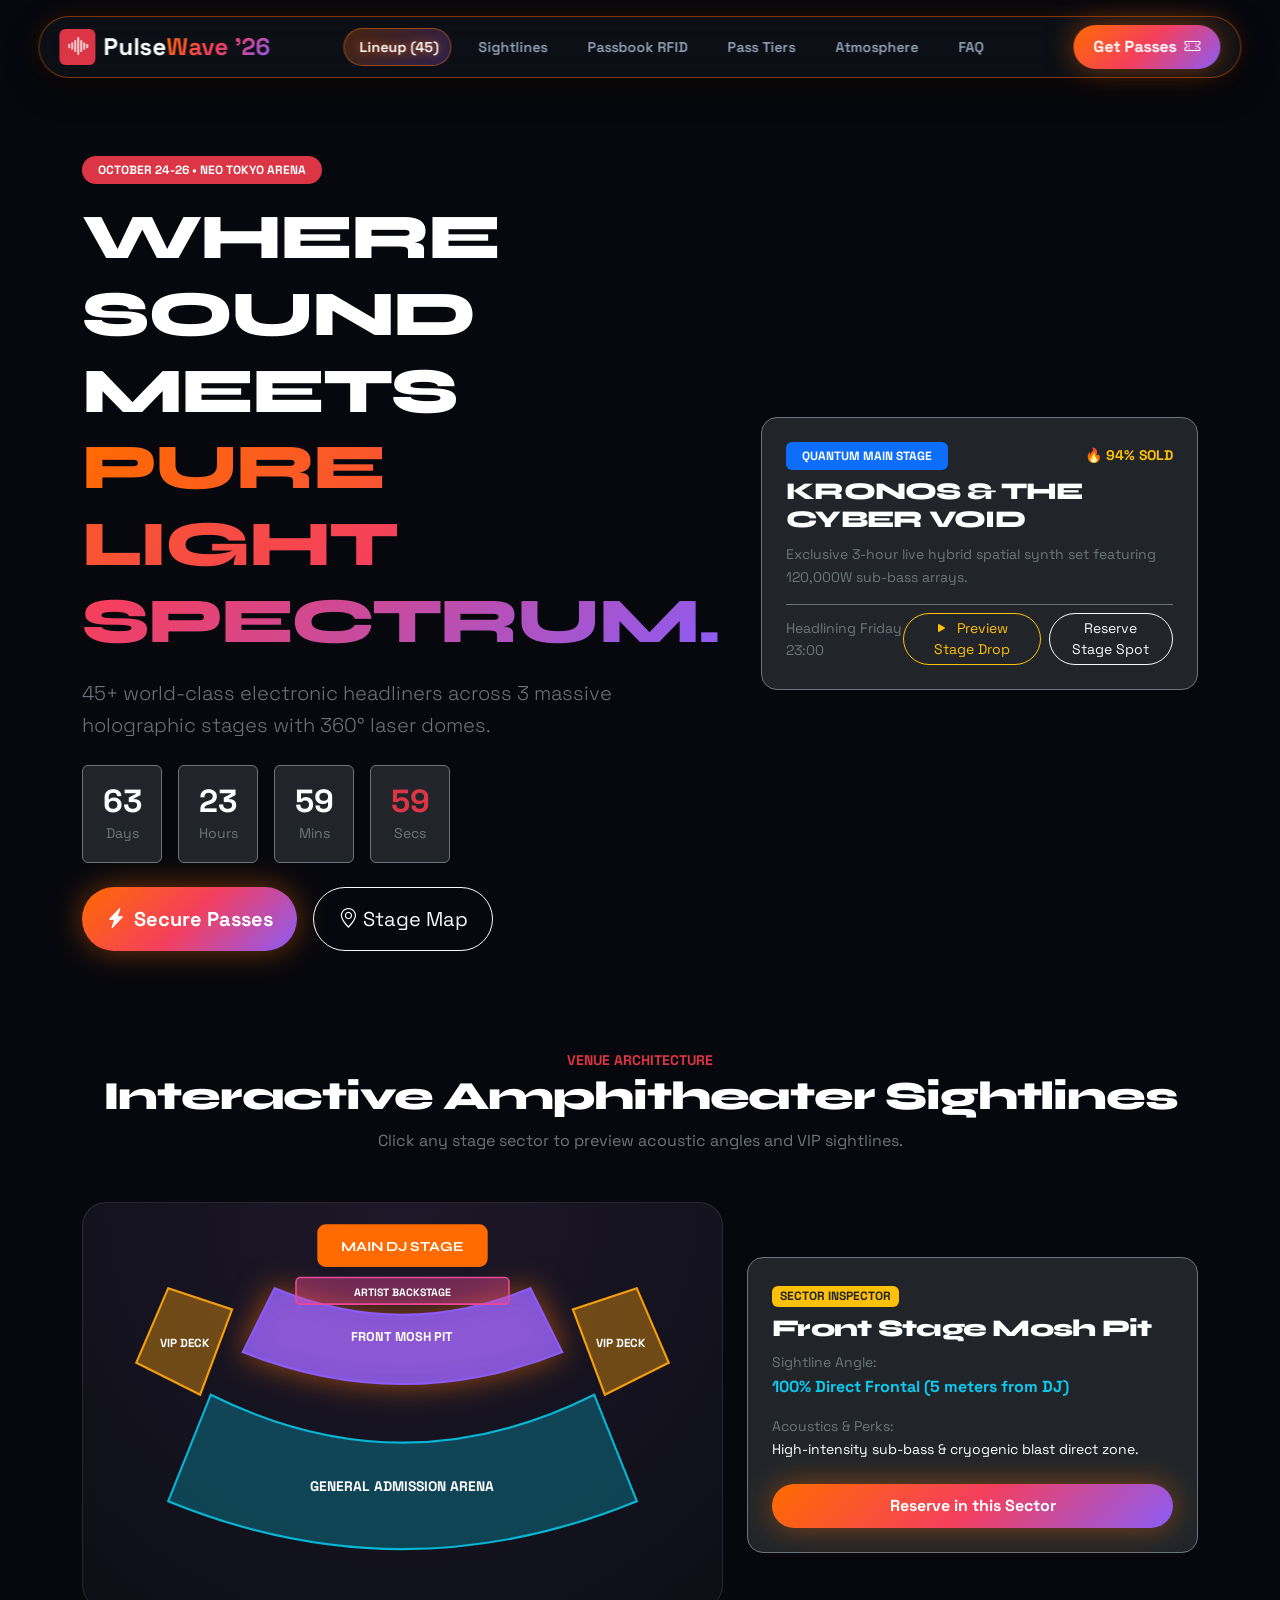
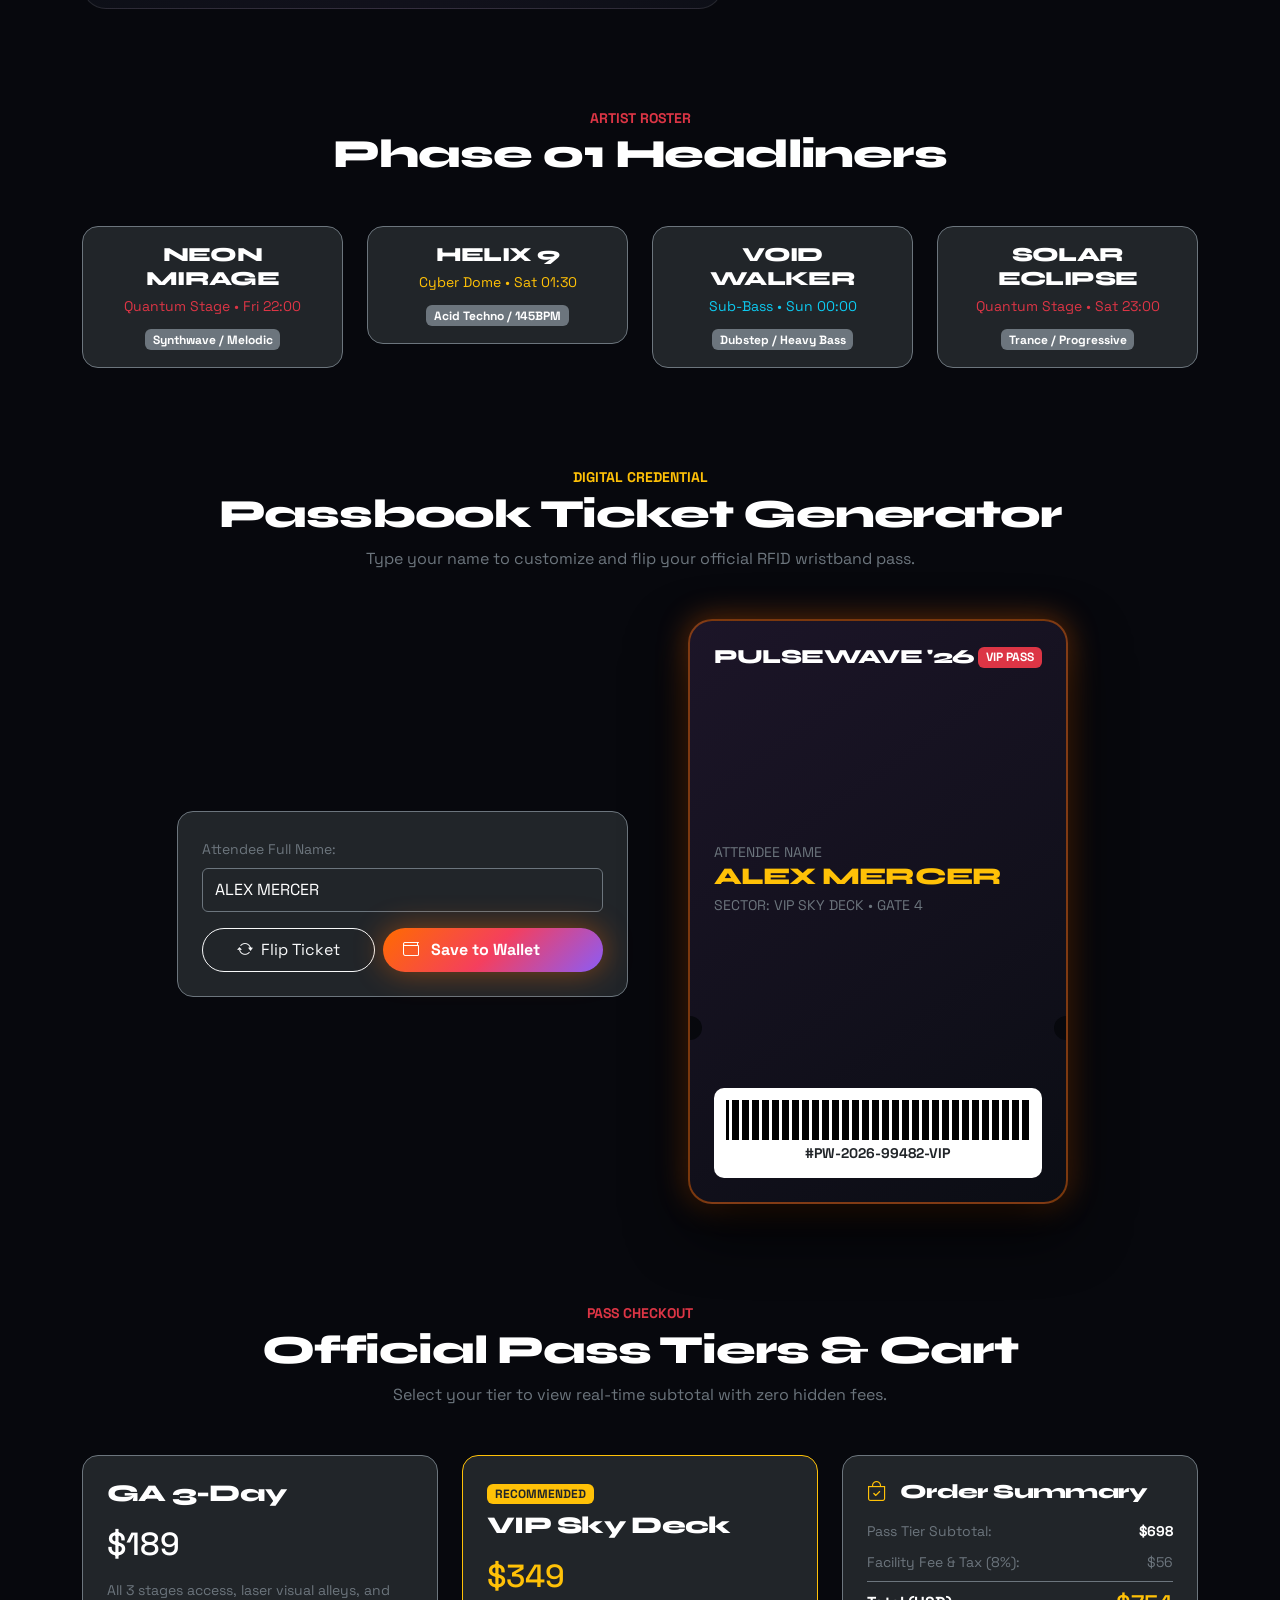
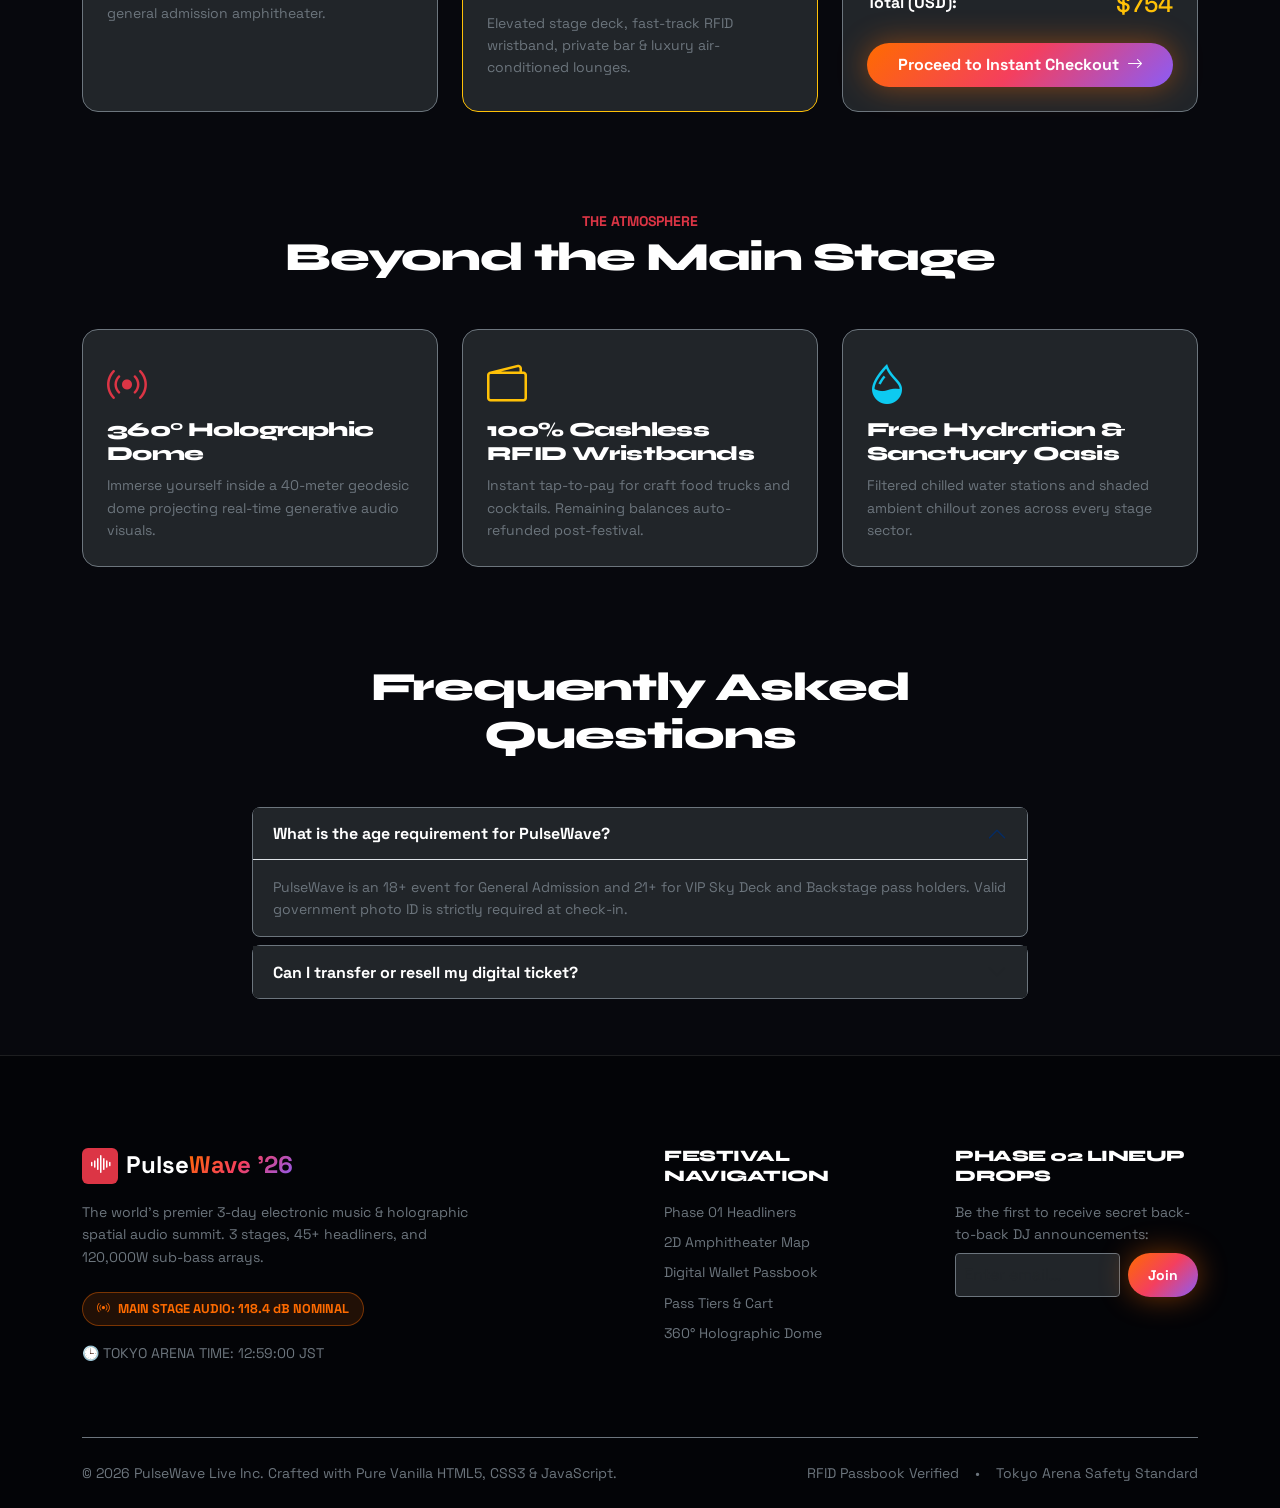
<file: Events-PulseWave/index.html>
<!DOCTYPE html>
<html lang="en">
<head>
  <meta charset="UTF-8">
  <meta name="viewport" content="width=device-width, initial-scale=1.0">
  <title>PulseWave Festival 2026 — 3 Days of Electronic Music & Spatial Visuals</title>
  <meta name="description" content="PulseWave 2026: 3 stages, 45+ headliners, interactive amphitheater sightline map, and Passbook ticket customization.">

  <!-- Google Fonts: Syne & Space Grotesk -->
  <link rel="preconnect" href="https://fonts.googleapis.com">
  <link rel="preconnect" href="https://fonts.gstatic.com" crossorigin>
  <link href="https://fonts.googleapis.com/css2?family=Space+Grotesk:wght@400;500;600;700&family=Syne:wght@700;800&display=swap" rel="stylesheet">

  <link href="https://cdn.jsdelivr.net/npm/bootstrap@5.3.2/dist/css/bootstrap.min.css" rel="stylesheet">
  <link rel="stylesheet" href="https://cdn.jsdelivr.net/npm/bootstrap-icons@1.11.3/font/bootstrap-icons.min.css">
  <link rel="stylesheet" href="css/style.css">
</head>
<body>

  <!-- Bespoke Cyber Floating Island Navbar with Laser Sliding Indicator & Mobile Drawer -->
  <header>
    <nav class="navbar-pulse d-flex justify-content-between align-items-center" aria-label="Main Navigation">
      <a href="#hero" class="d-flex align-items-center gap-2 text-white text-decoration-none fw-bold fs-4">
        <div class="p-2 rounded bg-danger d-flex align-items-center justify-content-center" style="width: 36px; height: 36px;">
          <i class="bi bi-soundwave text-white"></i>
        </div>
        <span>Pulse<span class="gradient-fire-text">Wave '26</span></span>
      </a>

      <div class="nav-pulse-wrapper d-none d-lg-flex">
        <div class="nav-laser-pill" id="navLaserPill"></div>
        <ul class="nav-links-pulse" id="navLinksPulse">
          <li><a href="#lineup" class="active">Lineup (45)</a></li>
          <li><a href="#stagemap">Sightlines</a></li>
          <li><a href="#passbook">Passbook RFID</a></li>
          <li><a href="#tickets">Pass Tiers</a></li>
          <li><a href="#experience">Atmosphere</a></li>
          <li><a href="#faq">FAQ</a></li>
        </ul>
      </div>

      <div class="d-flex align-items-center gap-2">
        <a href="#tickets" class="btn-fire d-none d-sm-inline-flex">
          <span>Get Passes</span>
          <i class="bi bi-ticket-perforated"></i>
        </a>

        <button class="mobile-pulse-toggle d-lg-none" id="mobilePulseToggle" aria-label="Open navigation menu" aria-expanded="false" aria-controls="mobileDrawerPulse">
          <i class="bi bi-list fs-3"></i>
        </button>
      </div>
    </nav>

    <!-- Full-Screen Cyberpunk Mobile Drawer -->
    <div class="mobile-drawer-pulse" id="mobileDrawerPulse" role="dialog" aria-modal="true" aria-label="Mobile Navigation Menu">
      <div class="d-flex justify-content-between align-items-center">
        <a href="#hero" class="d-flex align-items-center gap-2 text-white text-decoration-none fw-bold fs-4">
          <div class="p-2 rounded bg-danger d-flex align-items-center justify-content-center" style="width: 36px; height: 36px;">
            <i class="bi bi-soundwave text-white"></i>
          </div>
          <span>Pulse<span class="gradient-fire-text">Wave '26</span></span>
        </a>
        <button class="mobile-pulse-toggle" id="mobilePulseClose" aria-label="Close navigation menu">
          <i class="bi bi-x-lg fs-4"></i>
        </button>
      </div>

      <ul class="mobile-drawer-pulse-links">
        <li><a href="#lineup">01. LINEUP EXPLORER</a></li>
        <li><a href="#stagemap">02. VENUE SIGHTLINES</a></li>
        <li><a href="#passbook">03. PASSBOOK WRISTBAND</a></li>
        <li><a href="#tickets">04. PASS TIERS & CART</a></li>
        <li><a href="#experience">05. 360° DOME EXPERIENCE</a></li>
        <li><a href="#faq">06. FESTIVAL FAQ</a></li>
      </ul>

      <div class="d-flex flex-column gap-2">
        <a href="#tickets" class="btn-fire justify-content-center py-3">
          <span>SECURE PASSES NOW</span>
          <i class="bi bi-lightning-charge-fill"></i>
        </a>
      </div>
    </div>
  </header>

  <main class="main-content">
    <!-- 1. Hero Section with Live Countdown -->
    <section class="py-5" id="hero">
      <div class="container">
        <div class="row align-items-center g-5">
          <div class="col-lg-7">
            <span class="badge bg-danger rounded-pill px-3 py-2 fw-bold mb-3">OCTOBER 24-26 • NEO TOKYO ARENA</span>
            <h1 class="display-3 font-display text-white mb-3">
              WHERE SOUND MEETS <br>
              <span class="gradient-fire-text">PURE LIGHT SPECTRUM.</span>
            </h1>

            <p class="lead text-secondary mb-4">
              45+ world-class electronic headliners across 3 massive holographic stages with 360° laser domes.
            </p>

            <!-- Countdown Timer -->
            <div class="d-flex gap-3 mb-4">
              <div class="p-3 bg-dark border border-secondary rounded text-center" style="min-width: 80px;">
                <div class="h2 text-white fw-bold mb-0" id="countDays">64</div>
                <small class="text-secondary font-mono">Days</small>
              </div>
              <div class="p-3 bg-dark border border-secondary rounded text-center" style="min-width: 80px;">
                <div class="h2 text-white fw-bold mb-0" id="countHours">14</div>
                <small class="text-secondary font-mono">Hours</small>
              </div>
              <div class="p-3 bg-dark border border-secondary rounded text-center" style="min-width: 80px;">
                <div class="h2 text-white fw-bold mb-0" id="countMins">32</div>
                <small class="text-secondary font-mono">Mins</small>
              </div>
              <div class="p-3 bg-dark border border-secondary rounded text-center" style="min-width: 80px;">
                <div class="h2 text-danger fw-bold mb-0" id="countSecs">48</div>
                <small class="text-secondary font-mono">Secs</small>
              </div>
            </div>

            <div class="d-flex gap-3 flex-wrap">
              <a href="#tickets" class="btn-fire fs-5 px-4 py-3"><i class="bi bi-lightning-charge-fill"></i> Secure Passes</a>
              <a href="#stagemap" class="btn btn-outline-light rounded-pill px-4 py-3 fs-5"><i class="bi bi-geo-alt"></i> Stage Map</a>
            </div>
          </div>

          <div class="col-lg-5">
            <div class="p-4 bg-dark border border-secondary rounded-4">
              <div class="d-flex justify-content-between align-items-center mb-2">
                <span class="badge bg-primary px-3 py-2 fw-bold">QUANTUM MAIN STAGE</span>
                <small class="text-warning fw-bold">🔥 94% SOLD</small>
              </div>
              <h2 class="h4 font-display text-white mb-2">KRONOS & THE CYBER VOID</h2>
              <p class="small text-secondary mb-3">Exclusive 3-hour live hybrid spatial synth set featuring 120,000W sub-bass arrays.</p>
              <div class="d-flex justify-content-between align-items-center pt-2 border-top border-secondary">
                <span class="text-secondary small">Headlining Friday 23:00</span>
                <div class="d-flex gap-2">
                  <button id="playDjPreviewBtn" class="btn btn-sm btn-outline-warning rounded-pill px-3">
                    <i class="bi bi-play-fill me-1"></i> Preview Stage Drop
                  </button>
                  <a href="#tickets" class="btn btn-sm btn-outline-light rounded-pill px-3">Reserve Stage Spot</a>
                </div>
              </div>
            </div>
          </div>
        </div>
      </div>
    </section>

    <!-- 2. Interactive 2D Amphitheater Stage Sightline Map -->
    <section class="py-5" id="stagemap">
      <div class="container">
        <div class="text-center mb-5">
          <span class="text-uppercase fw-bold text-danger small">Venue Architecture</span>
          <h2 class="display-6 font-display text-white mb-2">Interactive Amphitheater Sightlines</h2>
          <p class="text-secondary">Click any stage sector to preview acoustic angles and VIP sightlines.</p>
        </div>

        <div class="row g-4 align-items-center">
          <div class="col-lg-7">
            <svg viewBox="0 0 600 380" class="stage-map-svg">
              <rect x="220" y="20" width="160" height="40" rx="8" fill="#FF6B00" />
              <text x="300" y="45" fill="#fff" font-family="Syne" font-weight="bold" font-size="13" text-anchor="middle">MAIN DJ STAGE</text>

              <path d="M 180 80 Q 300 130 420 80 L 450 140 Q 300 200 150 140 Z" fill="#8B5CF6" fill-opacity="0.4" stroke="#8B5CF6" stroke-width="2" class="stage-zone-sector active" data-zone="pit" />
              <text x="300" y="130" fill="#fff" font-family="Space Grotesk" font-size="12" font-weight="bold" text-anchor="middle">FRONT MOSH PIT</text>

              <path d="M 80 80 L 140 100 L 110 180 L 50 150 Z" fill="#F59E0B" fill-opacity="0.4" stroke="#F59E0B" stroke-width="2" class="stage-zone-sector" data-zone="vip" />
              <text x="95" y="135" fill="#fff" font-family="Space Grotesk" font-size="11" font-weight="bold" text-anchor="middle">VIP DECK</text>

              <path d="M 520 80 L 460 100 L 490 180 L 550 150 Z" fill="#F59E0B" fill-opacity="0.4" stroke="#F59E0B" stroke-width="2" class="stage-zone-sector" data-zone="vip" />
              <text x="505" y="135" fill="#fff" font-family="Space Grotesk" font-size="11" font-weight="bold" text-anchor="middle">VIP DECK</text>

              <rect x="200" y="70" width="200" height="25" rx="4" fill="#EC4899" fill-opacity="0.4" stroke="#EC4899" stroke-width="1.5" class="stage-zone-sector" data-zone="backstage" />
              <text x="300" y="87" fill="#fff" font-family="Space Grotesk" font-size="10" font-weight="bold" text-anchor="middle">ARTIST BACKSTAGE</text>

              <path d="M 120 180 Q 300 270 480 180 L 520 280 Q 300 370 80 280 Z" fill="#06B6D4" fill-opacity="0.3" stroke="#06B6D4" stroke-width="2" class="stage-zone-sector" data-zone="lawn" />
              <text x="300" y="270" fill="#fff" font-family="Space Grotesk" font-size="13" font-weight="bold" text-anchor="middle">GENERAL ADMISSION ARENA</text>
            </svg>
          </div>

          <div class="col-lg-5">
            <div class="p-4 bg-dark border border-secondary rounded-4">
              <span class="badge bg-warning text-dark fw-bold mb-2">SECTOR INSPECTOR</span>
              <h3 class="h4 font-display text-white mb-2" id="selectedZoneName">Front Stage Mosh Pit</h3>
              <div class="mb-3">
                <small class="text-secondary d-block">Sightline Angle:</small>
                <strong class="text-info font-mono" id="selectedZoneSightline">100% Direct Frontal (5 meters from DJ)</strong>
              </div>
              <div class="mb-4">
                <small class="text-secondary d-block">Acoustics & Perks:</small>
                <p class="small text-white mb-0" id="selectedZonePerks">High-intensity sub-bass & cryogenic blast direct zone.</p>
              </div>
              <a href="#tickets" class="btn-fire w-100 justify-content-center">Reserve in this Sector</a>
            </div>
          </div>
        </div>
      </div>
    </section>

    <!-- 3. Lineup Schedule Explorer -->
    <section class="py-5" id="lineup">
      <div class="container">
        <div class="text-center mb-5">
          <span class="text-uppercase fw-bold text-danger small">Artist Roster</span>
          <h2 class="display-6 font-display text-white mb-2">Phase 01 Headliners</h2>
        </div>

        <div class="row g-4">
          <div class="col-6 col-md-3">
            <div class="p-3 bg-dark border border-secondary rounded-4 text-center">
              <div class="h5 font-display text-white mb-1">NEON MIRAGE</div>
              <small class="text-danger font-mono d-block mb-2">Quantum Stage • Fri 22:00</small>
              <span class="badge bg-secondary">Synthwave / Melodic</span>
            </div>
          </div>
          <div class="col-6 col-md-3">
            <div class="p-3 bg-dark border border-secondary rounded-4 text-center">
              <div class="h5 font-display text-white mb-1">HELIX 9</div>
              <small class="text-warning font-mono d-block mb-2">Cyber Dome • Sat 01:30</small>
              <span class="badge bg-secondary">Acid Techno / 145BPM</span>
            </div>
          </div>
          <div class="col-6 col-md-3">
            <div class="p-3 bg-dark border border-secondary rounded-4 text-center">
              <div class="h5 font-display text-white mb-1">VOID WALKER</div>
              <small class="text-info font-mono d-block mb-2">Sub-Bass • Sun 00:00</small>
              <span class="badge bg-secondary">Dubstep / Heavy Bass</span>
            </div>
          </div>
          <div class="col-6 col-md-3">
            <div class="p-3 bg-dark border border-secondary rounded-4 text-center">
              <div class="h5 font-display text-white mb-1">SOLAR ECLIPSE</div>
              <small class="text-danger font-mono d-block mb-2">Quantum Stage • Sat 23:00</small>
              <span class="badge bg-secondary">Trance / Progressive</span>
            </div>
          </div>
        </div>
      </div>
    </section>

    <!-- 4. Passbook Apple Wallet 3D Ticket Flip Card -->
    <section class="py-5" id="passbook">
      <div class="container">
        <div class="text-center mb-5">
          <span class="text-uppercase fw-bold text-warning small">Digital Credential</span>
          <h2 class="display-6 font-display text-white mb-2">Passbook Ticket Generator</h2>
          <p class="text-secondary">Type your name to customize and flip your official RFID wristband pass.</p>
        </div>

        <div class="row g-4 align-items-center justify-content-center">
          <div class="col-md-5">
            <div class="p-4 bg-dark border border-secondary rounded-4 mb-3">
              <label class="form-label small text-secondary">Attendee Full Name:</label>
              <input type="text" id="ticketAttendeeInput" class="form-control bg-dark text-white border-secondary font-mono" value="ALEX MERCER">
              <div class="d-flex gap-2 mt-3">
                <button class="btn btn-outline-light flex-grow-1 rounded-pill" id="flipTicketBtn">
                  <i class="bi bi-arrow-repeat me-1"></i> Flip Ticket
                </button>
                <button class="btn btn-fire flex-grow-1 rounded-pill" id="saveWalletBtn">
                  <i class="bi bi-wallet me-1"></i> Save to Wallet
                </button>
              </div>
              <div id="walletToastAlert" class="alert alert-success mt-3 py-2 small mb-0" style="display:none;">
                <i class="bi bi-check-circle-fill me-1"></i> Pass #PW-2026-99482 added to Digital Wallet!
              </div>
            </div>
          </div>

          <div class="col-md-5">
            <div class="passbook-flip-container">
              <div class="passbook-card" id="passbookCard">
                <div class="passbook-notch-left"></div>
                <div class="passbook-notch-right"></div>

                <div class="d-flex justify-content-between align-items-center">
                  <span class="h5 font-display text-white mb-0">PULSEWAVE '26</span>
                  <span class="badge bg-danger">VIP PASS</span>
                </div>

                <div class="my-3">
                  <small class="text-secondary font-mono d-block">ATTENDEE NAME</small>
                  <h3 class="h4 font-display text-warning mb-0" id="passbookAttendeeName">ALEX MERCER</h3>
                  <small class="text-secondary font-mono">SECTOR: VIP SKY DECK • GATE 4</small>
                </div>

                <div class="passbook-barcode">
                  <div class="barcode-lines"></div>
                  <small class="text-dark font-mono fw-bold">#PW-2026-99482-VIP</small>
                </div>
              </div>
            </div>
          </div>
        </div>
      </div>
    </section>

    <!-- 5. Pass Tiers & Live Subtotal Cart Calculator -->
    <section class="py-5" id="tickets">
      <div class="container">
        <div class="text-center mb-5">
          <span class="text-uppercase fw-bold text-danger small">Pass Checkout</span>
          <h2 class="display-6 font-display text-white mb-2">Official Pass Tiers & Cart</h2>
          <p class="text-secondary">Select your tier to view real-time subtotal with zero hidden fees.</p>
        </div>

        <div class="row g-4 justify-content-center">
          <div class="col-md-4">
            <div class="ticket-tier-card p-4 bg-dark border border-secondary rounded-4 h-100" data-price="189">
              <h3 class="h4 font-display text-white">GA 3-Day</h3>
              <div class="h2 text-white font-mono my-3">$189</div>
              <p class="small text-secondary mb-0">All 3 stages access, laser visual alleys, and general admission amphitheater.</p>
            </div>
          </div>

          <div class="col-md-4">
            <div class="ticket-tier-card selected p-4 bg-dark border border-warning rounded-4 h-100" data-price="349">
              <span class="badge bg-warning text-dark fw-bold mb-2">RECOMMENDED</span>
              <h3 class="h4 font-display text-white">VIP Sky Deck</h3>
              <div class="h2 text-warning font-mono my-3">$349</div>
              <p class="small text-secondary mb-0">Elevated stage deck, fast-track RFID wristband, private bar & luxury air-conditioned lounges.</p>
            </div>
          </div>

          <div class="col-md-4">
            <div class="p-4 bg-dark border border-secondary rounded-4 h-100 d-flex flex-column justify-content-between">
              <div>
                <h4 class="h5 font-display text-white mb-3"><i class="bi bi-bag-check text-warning me-2"></i> Order Summary</h4>
                <div class="d-flex justify-content-between text-secondary small mb-2">
                  <span>Pass Tier Subtotal:</span>
                  <strong class="text-white font-mono" id="summarySubtotal">$698</strong>
                </div>
                <div class="d-flex justify-content-between text-secondary small mb-2">
                  <span>Facility Fee & Tax (8%):</span>
                  <span class="text-secondary font-mono" id="summaryTax">$56</span>
                </div>
                <div class="d-flex justify-content-between text-white border-top border-secondary pt-2 mt-2">
                  <span class="fw-bold">Total (USD):</span>
                  <strong class="h4 text-warning font-mono mb-0" id="summaryTotal">$754</strong>
                </div>
              </div>
              <button class="btn-fire w-100 justify-content-center mt-4">
                <span>Proceed to Instant Checkout</span>
                <i class="bi bi-arrow-right"></i>
              </button>
            </div>
          </div>
        </div>
      </div>
    </section>

    <!-- 6. Festival Experience Bento Grid -->
    <section class="py-5" id="experience">
      <div class="container">
        <div class="text-center mb-5">
          <span class="text-uppercase fw-bold text-danger small">The Atmosphere</span>
          <h2 class="display-6 font-display text-white mb-2">Beyond the Main Stage</h2>
        </div>

        <div class="row g-4">
          <div class="col-md-4">
            <div class="p-4 bg-dark border border-secondary rounded-4 h-100">
              <i class="bi bi-broadcast text-danger fs-1 mb-2"></i>
              <h3 class="h5 font-display text-white">360° Holographic Dome</h3>
              <p class="small text-secondary mb-0">Immerse yourself inside a 40-meter geodesic dome projecting real-time generative audio visuals.</p>
            </div>
          </div>
          <div class="col-md-4">
            <div class="p-4 bg-dark border border-secondary rounded-4 h-100">
              <i class="bi bi-wallet2 text-warning fs-1 mb-2"></i>
              <h3 class="h5 font-display text-white">100% Cashless RFID Wristbands</h3>
              <p class="small text-secondary mb-0">Instant tap-to-pay for craft food trucks and cocktails. Remaining balances auto-refunded post-festival.</p>
            </div>
          </div>
          <div class="col-md-4">
            <div class="p-4 bg-dark border border-secondary rounded-4 h-100">
              <i class="bi bi-droplet-half text-info fs-1 mb-2"></i>
              <h3 class="h5 font-display text-white">Free Hydration & Sanctuary Oasis</h3>
              <p class="small text-secondary mb-0">Filtered chilled water stations and shaded ambient chillout zones across every stage sector.</p>
            </div>
          </div>
        </div>
      </div>
    </section>

    <!-- 7. Festival FAQ -->
    <section class="py-5" id="faq">
      <div class="container" style="max-width: 800px;">
        <div class="text-center mb-5">
          <h2 class="display-6 font-display text-white mb-2">Frequently Asked Questions</h2>
        </div>

        <div class="accordion" id="festFaq">
          <div class="accordion-item bg-dark border border-secondary rounded-3 mb-2">
            <h3 class="accordion-header">
              <button class="accordion-button bg-dark text-white fw-bold" type="button" data-bs-toggle="collapse" data-bs-target="#fq1">
                What is the age requirement for PulseWave?
              </button>
            </h3>
            <div id="fq1" class="accordion-collapse collapse show" data-bs-parent="#festFaq">
              <div class="accordion-body text-secondary small">
                PulseWave is an 18+ event for General Admission and 21+ for VIP Sky Deck and Backstage pass holders. Valid government photo ID is strictly required at check-in.
              </div>
            </div>
          </div>

          <div class="accordion-item bg-dark border border-secondary rounded-3 mb-2">
            <h3 class="accordion-header">
              <button class="accordion-button collapsed bg-dark text-white fw-bold" type="button" data-bs-toggle="collapse" data-bs-target="#fq2">
                Can I transfer or resell my digital ticket?
              </button>
            </h3>
            <div id="fq2" class="accordion-collapse collapse" data-bs-parent="#festFaq">
              <div class="accordion-body text-secondary small">
                Yes! Official digital pass transfers are free up to 48 hours prior to gates opening via our official Passbook portal.
              </div>
            </div>
          </div>
        </div>
      </div>
    </section>
  </main>

  <!-- Bespoke Asymmetric Festival Stage Footer -->
  <footer class="footer-editorial-pulse">
    <div class="container">
      <div class="row g-5 mb-5 align-items-start">
        <div class="col-lg-5">
          <a href="#hero" class="d-flex align-items-center gap-2 text-white text-decoration-none fw-bold fs-4 mb-3">
            <div class="p-2 rounded bg-danger d-flex align-items-center justify-content-center" style="width: 36px; height: 36px;">
              <i class="bi bi-soundwave text-white"></i>
            </div>
            <span>Pulse<span class="gradient-fire-text">Wave '26</span></span>
          </a>
          <p class="text-secondary small mb-4 pe-lg-4">
            The world's premier 3-day electronic music & holographic spatial audio summit. 3 stages, 45+ headliners, and 120,000W sub-bass arrays.
          </p>

          <div class="d-flex flex-wrap align-items-center gap-3 mb-4">
            <div class="footer-db-meter">
              <i class="bi bi-broadcast"></i>
              <span>MAIN STAGE AUDIO: 118.4 dB NOMINAL</span>
            </div>
            <div class="text-secondary font-mono small" id="footerTokyoClock">
              🕒 TOKYO ARENA TIME: --:--:--
            </div>
          </div>
        </div>

        <div class="col-6 col-lg-3 offset-lg-1">
          <h4 class="h6 font-display text-white mb-3 text-uppercase">Festival Navigation</h4>
          <ul class="list-unstyled small d-flex flex-column gap-2 text-secondary font-mono">
            <li><a href="#lineup" class="text-secondary text-decoration-none">Phase 01 Headliners</a></li>
            <li><a href="#stagemap" class="text-secondary text-decoration-none">2D Amphitheater Map</a></li>
            <li><a href="#passbook" class="text-secondary text-decoration-none">Digital Wallet Passbook</a></li>
            <li><a href="#tickets" class="text-secondary text-decoration-none">Pass Tiers & Cart</a></li>
            <li><a href="#experience" class="text-secondary text-decoration-none">360° Holographic Dome</a></li>
          </ul>
        </div>

        <div class="col-6 col-lg-3">
          <h4 class="h6 font-display text-white mb-3 text-uppercase">Phase 02 Lineup Drops</h4>
          <p class="small text-secondary mb-2">Be the first to receive secret back-to-back DJ announcements:</p>
          <div class="d-flex gap-2">
            <input type="email" id="footerPulseEmail" class="form-control form-control-sm bg-dark text-white border-secondary font-mono" placeholder="Enter email...">
            <button class="btn btn-sm btn-fire" id="footerPulseBtn">Join</button>
          </div>
          <span class="text-warning small font-mono mt-1 d-block" id="footerPulseStatus"></span>
        </div>
      </div>

      <div class="pt-4 border-top border-secondary d-flex flex-column flex-md-row justify-content-between align-items-center text-secondary small font-mono">
        <p class="mb-0">© 2026 PulseWave Live Inc. Crafted with Pure Vanilla HTML5, CSS3 & JavaScript.</p>
        <div class="d-flex gap-3 mt-2 mt-md-0">
          <span>RFID Passbook Verified</span>
          <span>•</span>
          <span>Tokyo Arena Safety Standard</span>
        </div>
      </div>
    </div>
  </footer>

  <script src="https://cdn.jsdelivr.net/npm/bootstrap@5.3.2/dist/js/bootstrap.bundle.min.js"></script>
  <script src="js/main.js"></script>
</body>
</html>
</file>
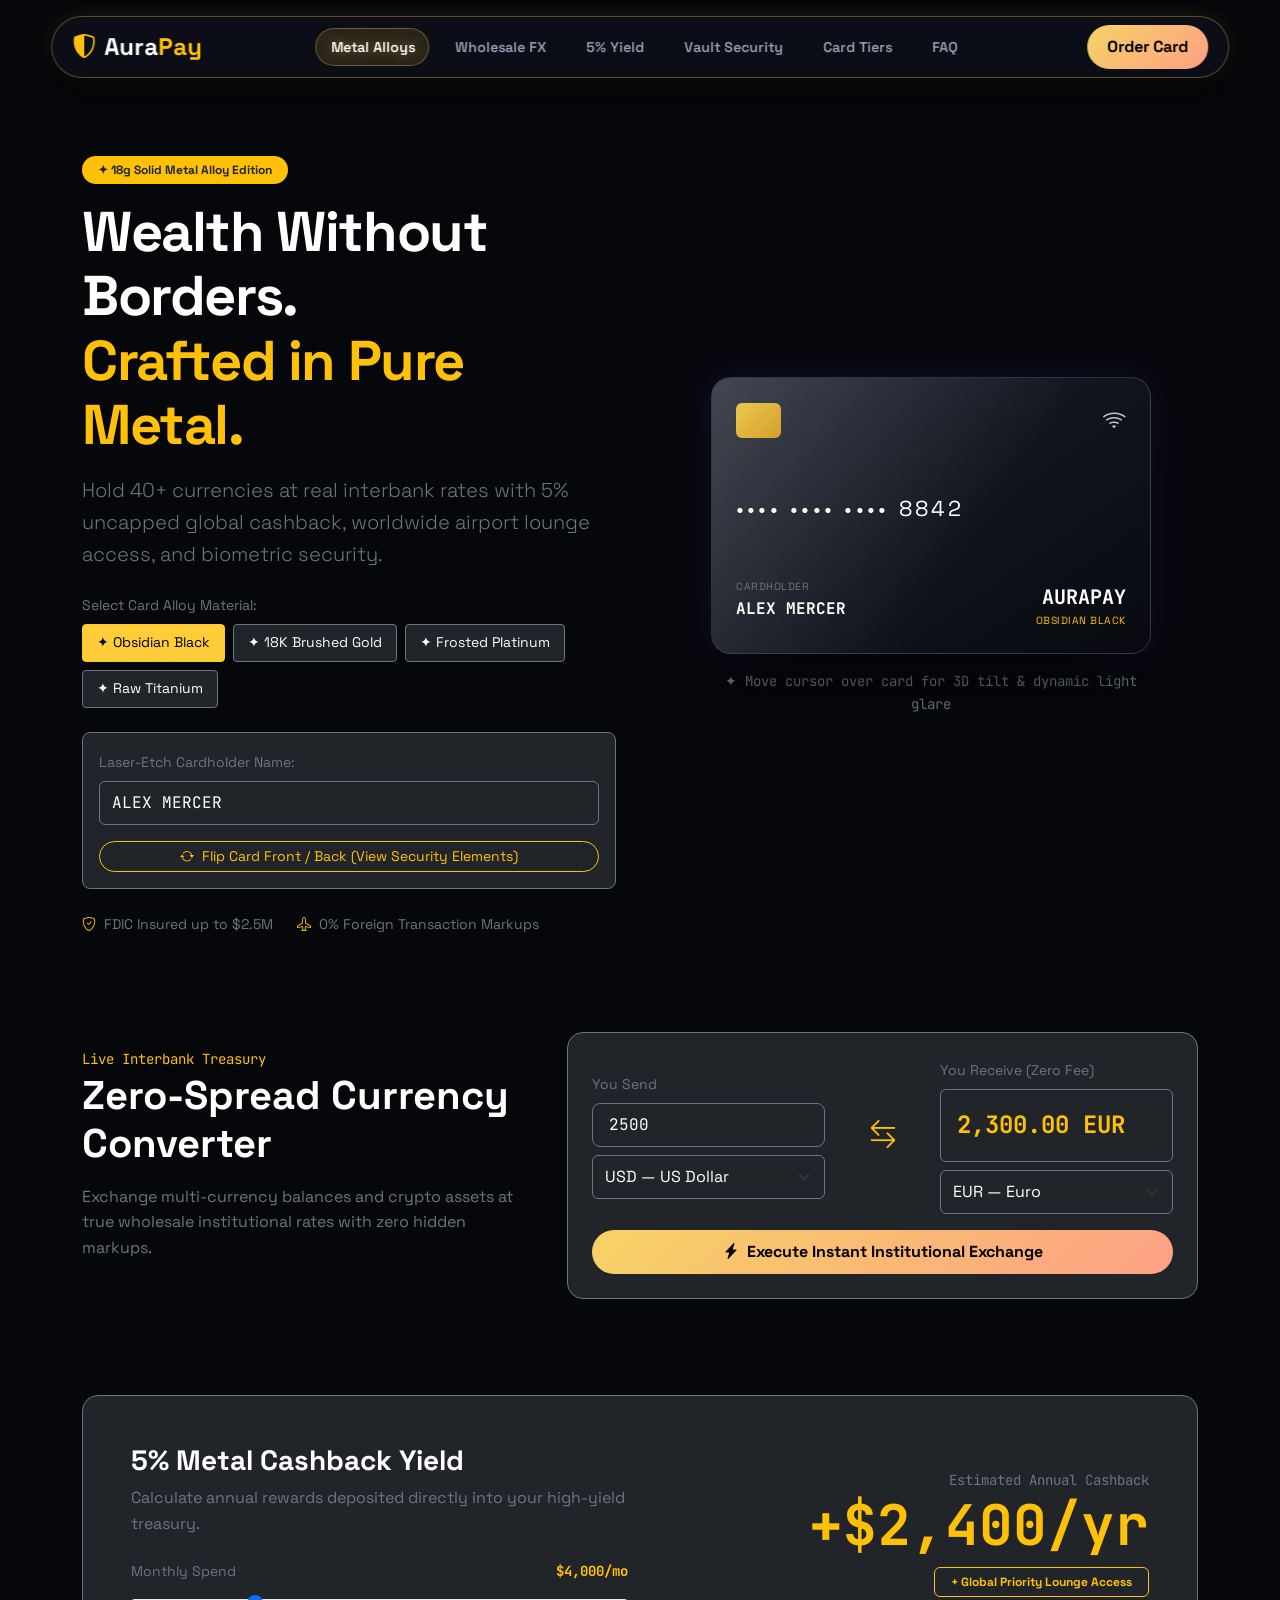
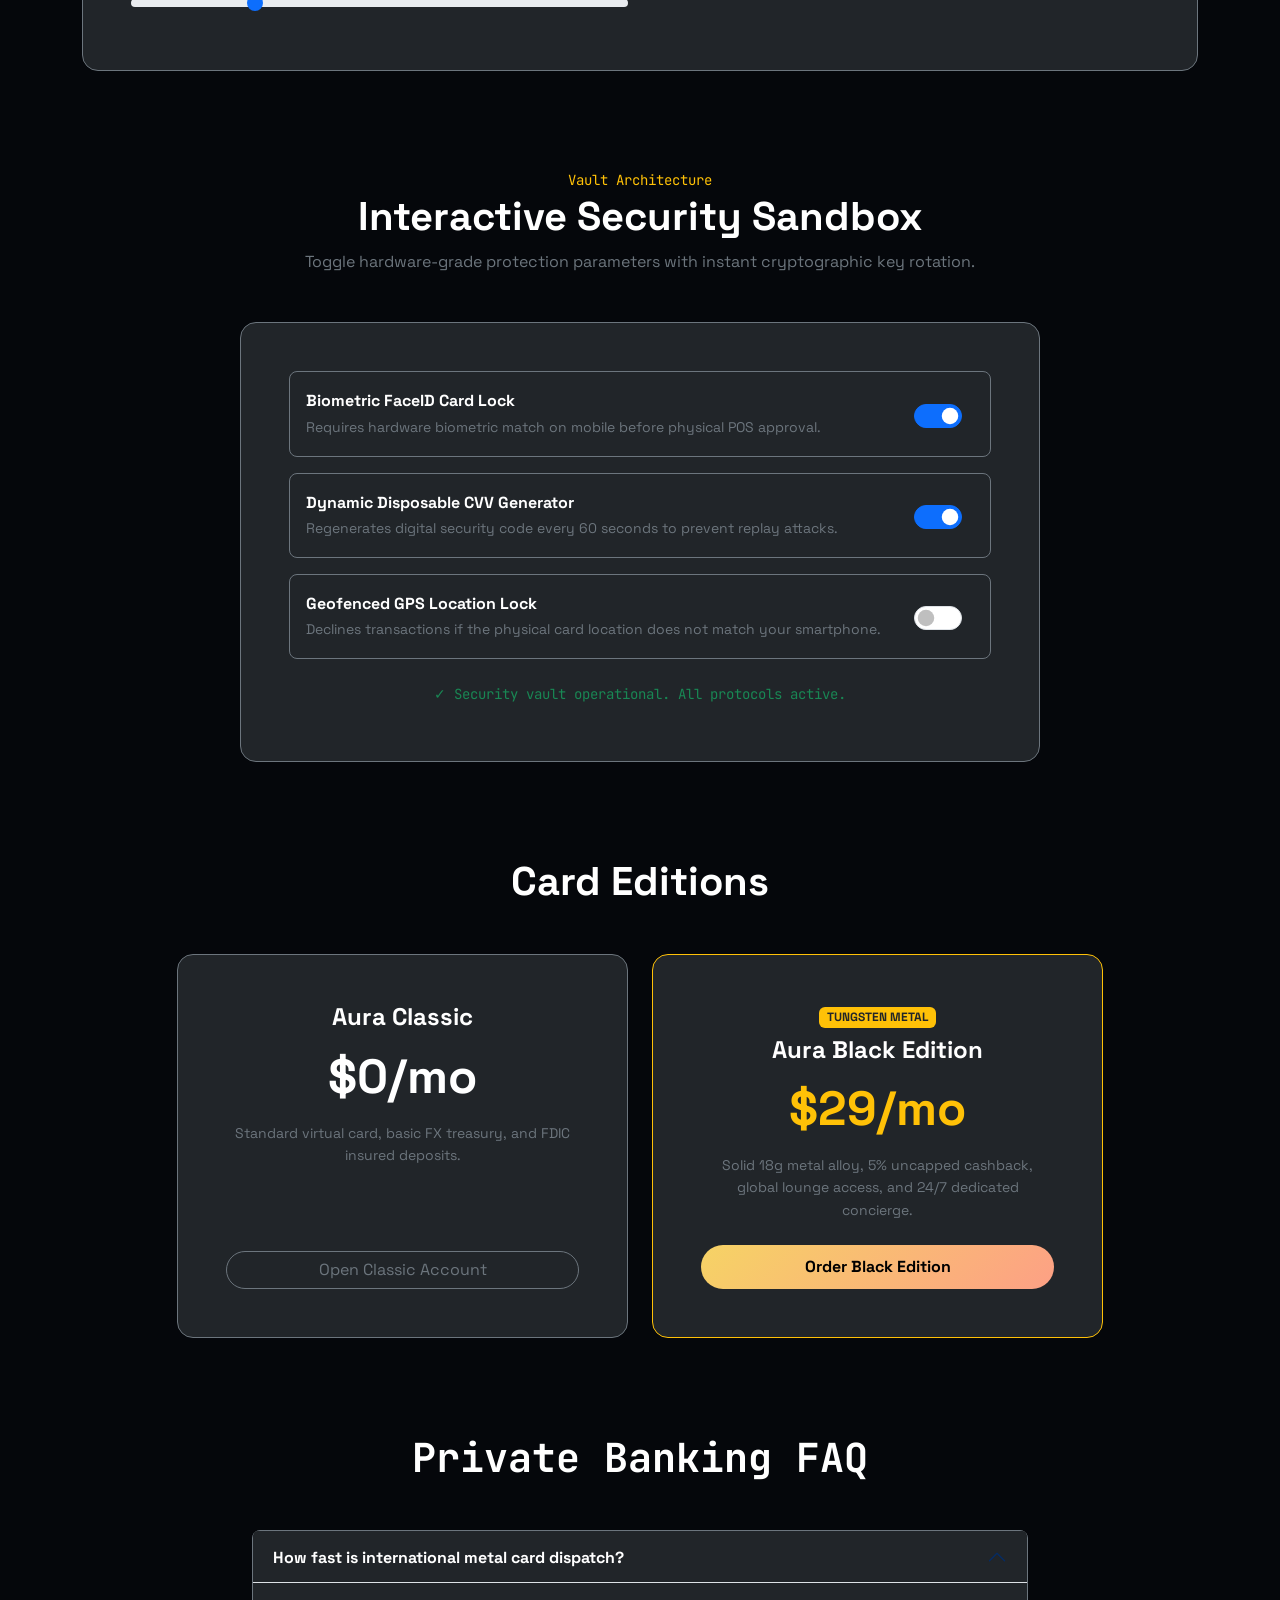
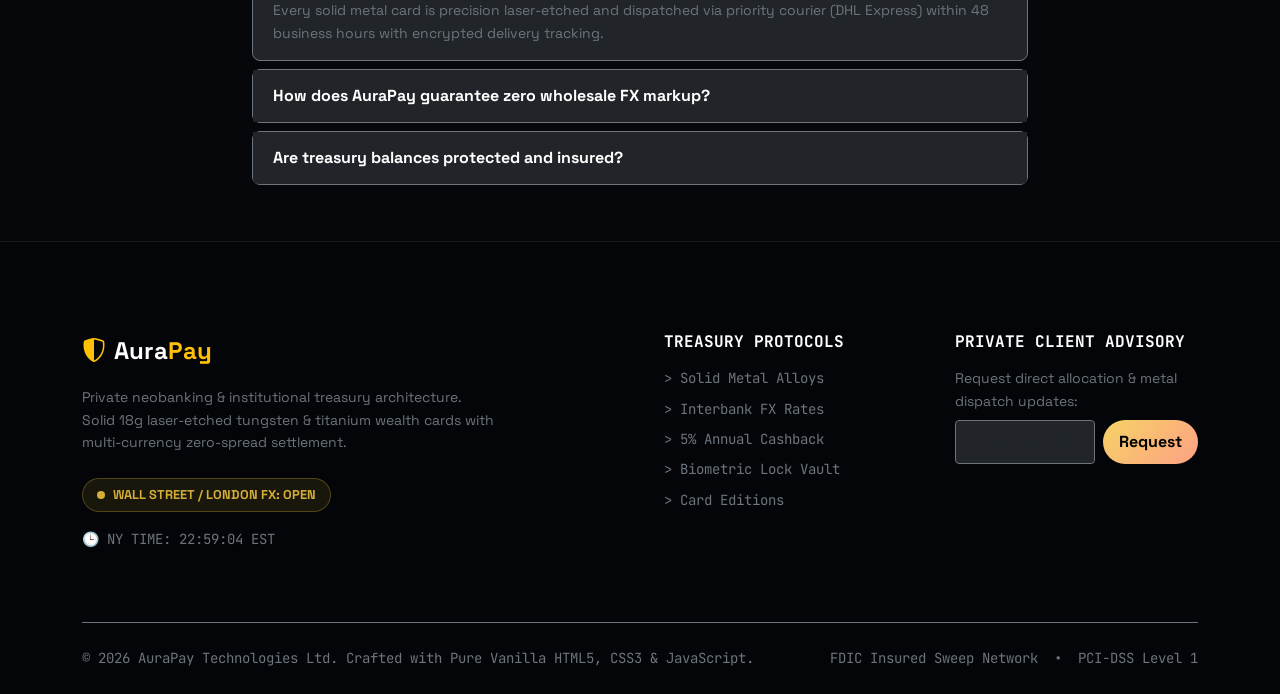
<file: Fintech-AuraPay/index.html>
<!DOCTYPE html>
<html lang="en">
<head>
  <meta charset="UTF-8">
  <meta name="viewport" content="width=device-width, initial-scale=1.0">
  <title>AuraPay Black — Obsidian Metal Wealth Card & Private Treasury</title>
  <meta name="description" content="Solid 18g laser-etched metal card with multi-material photorealistic shaders, 5% uncapped cashback, wholesale FX, and interactive security controls.">

  <link rel="preconnect" href="https://fonts.googleapis.com">
  <link rel="preconnect" href="https://fonts.gstatic.com" crossorigin>
  <link href="https://fonts.googleapis.com/css2?family=JetBrains+Mono:wght@500;700&family=Space+Grotesk:wght@400;500;600;700&display=swap" rel="stylesheet">

  <link href="https://cdn.jsdelivr.net/npm/bootstrap@5.3.2/dist/css/bootstrap.min.css" rel="stylesheet">
  <link rel="stylesheet" href="https://cdn.jsdelivr.net/npm/bootstrap-icons@1.11.3/font/bootstrap-icons.min.css">
  <link rel="stylesheet" href="css/style.css">
</head>
<body>

  <!-- Bespoke Obsidian Floating Island Navbar with Gold Sliding Indicator & Mobile Drawer -->
  <header>
    <nav class="navbar-aurapay d-flex justify-content-between align-items-center" aria-label="Private Banking Navigation">
      <a href="#hero" class="d-flex align-items-center gap-2 text-white text-decoration-none fw-bold fs-4">
        <i class="bi bi-shield-shaded text-warning"></i>
        <span>Aura<span class="text-warning">Pay</span></span>
      </a>

      <div class="nav-aura-wrapper d-none d-lg-flex">
        <div class="nav-gold-sliding-pill" id="navGoldSlidingPill"></div>
        <ul class="nav-links-aurapay" id="navLinksAuraPay">
          <li><a href="#card-showcase" class="active">Metal Alloys</a></li>
          <li><a href="#converter">Wholesale FX</a></li>
          <li><a href="#perks">5% Yield</a></li>
          <li><a href="#security">Vault Security</a></li>
          <li><a href="#tiers">Card Tiers</a></li>
          <li><a href="#faq">FAQ</a></li>
        </ul>
      </div>

      <div class="d-flex align-items-center gap-2">
        <a href="#card-showcase" class="gold-btn d-none d-sm-inline-flex">
          <span>Order Card</span>
        </a>

        <button class="mobile-aura-toggle d-lg-none" id="mobileAuraToggle" aria-label="Open private banking menu" aria-expanded="false" aria-controls="mobileDrawerAuraPay">
          <i class="bi bi-list fs-4"></i>
        </button>
      </div>
    </nav>

    <!-- Mobile Luxury Curtain Drawer -->
    <div class="mobile-drawer-aurapay" id="mobileDrawerAuraPay" role="dialog" aria-modal="true" aria-label="Private Wealth Menu">
      <div class="d-flex justify-content-between align-items-center">
        <a href="#hero" class="d-flex align-items-center gap-2 text-white text-decoration-none fw-bold fs-4">
          <i class="bi bi-shield-shaded text-warning"></i>
          <span>Aura<span class="text-warning">Pay</span></span>
        </a>
        <button class="mobile-aura-toggle" id="mobileAuraClose" aria-label="Close private banking menu">
          <i class="bi bi-x-lg fs-5"></i>
        </button>
      </div>

      <ul class="mobile-drawer-aurapay-links">
        <li><a href="#card-showcase">01. 18G SOLID ALLOY FINISHES</a></li>
        <li><a href="#converter">02. INTERBANK FX TREASURY</a></li>
        <li><a href="#perks">03. 5% ANNUAL CASHBACK YIELD</a></li>
        <li><a href="#security">04. HARDWARE CRYPTOGRAPHIC VAULT</a></li>
        <li><a href="#tiers">05. OBSIDIAN CARD EDITIONS</a></li>
        <li><a href="#faq">06. PRIVATE BANKING FAQ</a></li>
      </ul>

      <div class="d-flex flex-column gap-2">
        <a href="#card-showcase" class="gold-btn justify-content-center py-3" onclick="document.getElementById('mobileAuraClose').click();">
          <span>REQUEST METAL CARD INVITATION</span>
        </a>
      </div>
    </div>
  </header>

  <main class="main-content">
    <!-- 1. Hero Section with 3D Metal Card & Material Shaders -->
    <section class="py-5" id="hero">
      <div class="container">
        <div class="row align-items-center g-5">
          <div class="col-lg-6">
            <span class="badge bg-warning text-dark fw-bold px-3 py-2 rounded-pill mb-3">
              ✦ 18g Solid Metal Alloy Edition
            </span>
            <h1 class="hero-display-title fw-bold text-white mb-3">
              Wealth Without Borders. <br>
              <span class="text-warning">Crafted in Pure Metal.</span>
            </h1>
            <p class="lead text-secondary mb-4">
              Hold 40+ currencies at real interbank rates with 5% uncapped global cashback, worldwide airport lounge access, and biometric security.
            </p>

            <div class="mb-4" id="card-showcase">
              <label class="form-label small text-secondary d-block">Select Card Alloy Material:</label>
              <div class="d-flex gap-2 flex-wrap">
                <button class="btn btn-sm btn-warning active material-pill-btn" data-material="obsidian">✦ Obsidian Black</button>
                <button class="btn btn-sm btn-dark border border-secondary material-pill-btn" data-material="gold">✦ 18K Brushed Gold</button>
                <button class="btn btn-sm btn-dark border border-secondary material-pill-btn" data-material="platinum">✦ Frosted Platinum</button>
                <button class="btn btn-sm btn-dark border border-secondary material-pill-btn" data-material="titanium">✦ Raw Titanium</button>
              </div>
            </div>

            <div class="p-3 bg-dark border border-secondary rounded-3 mb-4">
              <label for="customCardNameInput" class="form-label small text-secondary">Laser-Etch Cardholder Name:</label>
              <input type="text" id="customCardNameInput" class="form-control bg-dark text-white border-secondary font-mono mb-2" value="ALEX MERCER" maxlength="24">
              <button class="btn btn-outline-warning btn-sm w-100 rounded-pill mt-2" id="flipCardFaceBtn">
                <i class="bi bi-arrow-repeat me-1"></i> Flip Card Front / Back (View Security Elements)
              </button>
            </div>

            <div class="d-flex gap-4 text-secondary small flex-wrap">
              <span><i class="bi bi-shield-check text-warning me-1"></i> FDIC Insured up to $2.5M</span>
              <span><i class="bi bi-airplane text-warning me-1"></i> 0% Foreign Transaction Markups</span>
            </div>
          </div>

          <div class="col-lg-6">
            <div class="card-3d-scene">
              <div class="metal-card-flipper" id="cardFlipper">
                <!-- Card Front -->
                <div class="metal-card-container material-obsidian" id="metalCardFront">
                  <div class="card-glare"></div>

                  <div class="d-flex justify-content-between align-items-center card-layer-content">
                    <div class="chip-smart"></div>
                    <i class="bi bi-wifi fs-4 text-white opacity-75"></i>
                  </div>

                  <div class="card-number-display card-layer-content my-3">
                    •••• •••• •••• 8842
                  </div>

                  <div class="d-flex justify-content-between align-items-end card-layer-content">
                    <div>
                      <small class="d-block text-secondary card-sub-label">CARDHOLDER</small>
                      <span class="fw-bold font-mono text-white card-holder-name d-inline-block" id="cardHolderDisplay">ALEX MERCER</span>
                    </div>
                    <div class="text-end">
                      <span class="fs-5 fw-bold text-white font-mono">AURAPAY</span>
                      <small class="d-block text-warning card-sub-label" id="cardEditionLabel">OBSIDIAN BLACK</small>
                    </div>
                  </div>
                </div>

                <!-- Card Back -->
                <div class="metal-card-container metal-card-back material-obsidian" id="metalCardBack">
                  <div class="card-mag-stripe"></div>
                  <div class="card-signature-band">
                    <span class="card-cvv-text" id="cardCvvDisplay">842</span>
                  </div>
                  <div class="p-3 d-flex justify-content-between align-items-center text-secondary card-sub-label">
                    <span>24/7 PRIVATE CONCIERGE: +1 (800) AURA-VIP</span>
                    <span class="font-mono text-warning">18G SOLID ALLOY</span>
                  </div>
                </div>
              </div>
              <small class="d-block text-center text-secondary mt-3 font-mono">✦ Move cursor over card for 3D tilt & dynamic light glare</small>
            </div>
          </div>
        </div>
      </div>
    </section>

    <!-- 2. Live Wholesale FX & Crypto Treasury Calculator -->
    <section class="py-5" id="converter">
      <div class="container">
        <div class="row align-items-center g-5">
          <div class="col-lg-5">
            <span class="text-warning font-mono small">Live Interbank Treasury</span>
            <h2 class="display-6 fw-bold text-white mb-3">Zero-Spread Currency Converter</h2>
            <p class="text-secondary mb-4">
              Exchange multi-currency balances and crypto assets at true wholesale institutional rates with zero hidden markups.
            </p>
          </div>

          <div class="col-lg-7">
            <div class="p-4 bg-dark border border-secondary rounded-4">
              <div class="row g-3 align-items-center">
                <div class="col-md-5">
                  <label for="fxAmount" class="form-label small text-secondary">You Send</label>
                  <input type="number" id="fxAmount" class="form-control form-control-lg bg-dark text-white border-secondary font-mono" value="2500" min="10" step="10">
                  <select id="fxFrom" class="form-select bg-dark text-white border-secondary mt-2" aria-label="Currency to send from">
                    <option value="USD" selected>USD — US Dollar</option>
                    <option value="EUR">EUR — Euro</option>
                    <option value="GBP">GBP — British Pound</option>
                  </select>
                </div>

                <div class="col-md-2 text-center">
                  <i class="bi bi-arrow-left-right text-warning fs-3"></i>
                </div>

                <div class="col-md-5">
                  <label class="form-label small text-secondary">You Receive (Zero Fee)</label>
                  <div class="p-3 bg-dark rounded border border-secondary text-warning font-mono fw-bold fs-4" id="fxResult">
                    2,300.00 EUR
                  </div>
                  <select id="fxTo" class="form-select bg-dark text-white border-secondary mt-2" aria-label="Currency to receive in">
                    <option value="EUR" selected>EUR — Euro</option>
                    <option value="JPY">JPY — Japanese Yen</option>
                    <option value="BTC">BTC — Bitcoin</option>
                    <option value="ETH">ETH — Ethereum</option>
                  </select>
                </div>
              </div>

              <button class="gold-btn w-100 justify-content-center mt-3" id="executeFxBtn">
                <i class="bi bi-lightning-charge-fill"></i> Execute Instant Institutional Exchange
              </button>

              <div id="fxOrderToast" class="alert alert-success mt-3 py-2 small mb-0" style="display: none;">
                <i class="bi bi-check-circle-fill me-1"></i> <span id="fxOrderDetails">Instant trade completed at wholesale rate! Saved $42.50 vs high-street banks.</span>
              </div>
            </div>
          </div>
        </div>
      </div>
    </section>

    <!-- 3. Cashback Yield Calculator Slider -->
    <section class="py-5" id="perks">
      <div class="container">
        <div class="p-4 p-md-5 bg-dark border border-secondary rounded-4">
          <div class="row align-items-center g-4">
            <div class="col-lg-6">
              <h2 class="h3 fw-bold text-white mb-2">5% Metal Cashback Yield</h2>
              <p class="text-secondary mb-4">Calculate annual rewards deposited directly into your high-yield treasury.</p>

              <label for="spendSlider" class="form-label text-secondary small d-flex justify-content-between">
                <span>Monthly Spend</span>
                <span class="text-warning fw-bold font-mono" id="spendDisplayVal">$4,000/mo</span>
              </label>
              <input type="range" class="form-range" id="spendSlider" min="500" max="15000" step="250" value="4000">
            </div>

            <div class="col-lg-6 text-center text-lg-end">
              <small class="text-secondary font-mono d-block">Estimated Annual Cashback</small>
              <div class="display-4 fw-bold text-warning font-mono mb-2" id="rewardDisplayVal">+$2,400/yr</div>
              <span class="badge bg-dark border border-warning text-warning px-3 py-2">+ Global Priority Lounge Access</span>
            </div>
          </div>
        </div>
      </div>
    </section>

    <!-- 4. Interactive Security Protocol Controls -->
    <section class="py-5" id="security">
      <div class="container">
        <div class="text-center mb-5">
          <span class="text-warning font-mono small">Vault Architecture</span>
          <h2 class="display-6 fw-bold text-white mb-2">Interactive Security Sandbox</h2>
          <p class="text-secondary">Toggle hardware-grade protection parameters with instant cryptographic key rotation.</p>
        </div>

        <div class="p-4 p-md-5 bg-dark border border-secondary rounded-4 container-narrow">
          <div class="d-flex flex-column gap-3">
            <div class="d-flex justify-content-between align-items-center p-3 border border-secondary rounded-3">
              <div>
                <strong class="d-block text-white">Biometric FaceID Card Lock</strong>
                <small class="text-secondary">Requires hardware biometric match on mobile before physical POS approval.</small>
              </div>
              <div class="form-check form-switch fs-4">
                <input class="form-check-input security-toggle-switch" type="checkbox" data-feature="Biometric Lock" checked aria-label="Toggle Biometric Lock">
              </div>
            </div>

            <div class="d-flex justify-content-between align-items-center p-3 border border-secondary rounded-3">
              <div>
                <strong class="d-block text-white">Dynamic Disposable CVV Generator</strong>
                <small class="text-secondary">Regenerates digital security code every 60 seconds to prevent replay attacks.</small>
              </div>
              <div class="form-check form-switch fs-4">
                <input class="form-check-input security-toggle-switch" type="checkbox" data-feature="Disposable CVV" checked aria-label="Toggle Disposable CVV">
              </div>
            </div>

            <div class="d-flex justify-content-between align-items-center p-3 border border-secondary rounded-3">
              <div>
                <strong class="d-block text-white">Geofenced GPS Location Lock</strong>
                <small class="text-secondary">Declines transactions if the physical card location does not match your smartphone.</small>
              </div>
              <div class="form-check form-switch fs-4">
                <input class="form-check-input security-toggle-switch" type="checkbox" data-feature="Geofence Lock" aria-label="Toggle Geofence Lock">
              </div>
            </div>
          </div>

          <div class="mt-3 p-2 text-center text-success font-mono small" id="securityStatusFeedback">
            ✓ Security vault operational. All protocols active.
          </div>
        </div>
      </div>
    </section>

    <!-- 5. Card Tiers & Feature Matrix -->
    <section class="py-5" id="tiers">
      <div class="container">
        <div class="text-center mb-5">
          <h2 class="display-6 fw-bold text-white mb-2">Card Editions</h2>
        </div>

        <div class="row g-4 justify-content-center">
          <div class="col-md-5">
            <div class="p-4 p-md-5 bg-dark border border-secondary rounded-4 text-center h-100 d-flex flex-column justify-content-between">
              <div>
                <h3 class="h4 fw-bold text-white mb-2">Aura Classic</h3>
                <div class="display-5 fw-bold text-white my-3">$0/mo</div>
                <p class="small text-secondary mb-4">Standard virtual card, basic FX treasury, and FDIC insured deposits.</p>
              </div>
              <button class="btn btn-outline-secondary w-100 rounded-pill">Open Classic Account</button>
            </div>
          </div>

          <div class="col-md-5">
            <div class="p-4 p-md-5 bg-dark border border-warning rounded-4 text-center h-100 d-flex flex-column justify-content-between">
              <div>
                <span class="badge bg-warning text-dark fw-bold mb-2">TUNGSTEN METAL</span>
                <h3 class="h4 fw-bold text-white mb-2">Aura Black Edition</h3>
                <div class="display-5 fw-bold text-warning my-3">$29/mo</div>
                <p class="small text-secondary mb-4">Solid 18g metal alloy, 5% uncapped cashback, global lounge access, and 24/7 dedicated concierge.</p>
              </div>
              <a href="#hero" class="gold-btn w-100 justify-content-center">Order Black Edition</a>
            </div>
          </div>
        </div>
      </div>
    </section>

    <!-- 6. Private Banking FAQ -->
    <section class="py-5" id="faq">
      <div class="container container-narrow">
        <div class="text-center mb-5">
          <h2 class="display-6 fw-bold text-white mb-2 font-mono">Private Banking FAQ</h2>
        </div>

        <div class="accordion" id="auraFaq">
          <div class="accordion-item bg-dark border border-secondary rounded-3 mb-2">
            <h3 class="accordion-header">
              <button class="accordion-button bg-dark text-white fw-bold" type="button" data-bs-toggle="collapse" data-bs-target="#aq1">
                How fast is international metal card dispatch?
              </button>
            </h3>
            <div id="aq1" class="accordion-collapse collapse show" data-bs-parent="#auraFaq">
              <div class="accordion-body text-secondary small">
                Every solid metal card is precision laser-etched and dispatched via priority courier (DHL Express) within 48 business hours with encrypted delivery tracking.
              </div>
            </div>
          </div>

          <div class="accordion-item bg-dark border border-secondary rounded-3 mb-2">
            <h3 class="accordion-header">
              <button class="accordion-button collapsed bg-dark text-white fw-bold" type="button" data-bs-toggle="collapse" data-bs-target="#aq2">
                How does AuraPay guarantee zero wholesale FX markup?
              </button>
            </h3>
            <div id="aq2" class="accordion-collapse collapse" data-bs-parent="#auraFaq">
              <div class="accordion-body text-secondary small">
                We pass institutional interbank spot rates directly to client wallets through direct connectivity with Tier-1 liquidity providers, charging 0% spread during global market hours.
              </div>
            </div>
          </div>

          <div class="accordion-item bg-dark border border-secondary rounded-3 mb-2">
            <h3 class="accordion-header">
              <button class="accordion-button collapsed bg-dark text-white fw-bold" type="button" data-bs-toggle="collapse" data-bs-target="#aq3">
                Are treasury balances protected and insured?
              </button>
            </h3>
            <div id="aq3" class="accordion-collapse collapse" data-bs-parent="#auraFaq">
              <div class="accordion-body text-secondary small">
                Yes. USD deposits are held at partner chartered banks with FDIC insurance up to $2,500,000 via our sweep deposit network.
              </div>
            </div>
          </div>
        </div>
      </div>
    </section>
  </main>

  <!-- Bespoke Asymmetric Private Wealth Footer -->
  <footer class="footer-editorial-aurapay">
    <div class="container">
      <div class="row g-5 mb-5 align-items-start">
        <div class="col-lg-5">
          <a href="#hero" class="d-flex align-items-center gap-2 text-white text-decoration-none fw-bold fs-4 mb-3">
            <i class="bi bi-shield-shaded text-warning"></i>
            <span>Aura<span class="text-warning">Pay</span></span>
          </a>
          <p class="text-secondary small mb-4 pe-lg-4">
            Private neobanking & institutional treasury architecture. Solid 18g laser-etched tungsten & titanium wealth cards with multi-currency zero-spread settlement.
          </p>

          <div class="d-flex flex-wrap align-items-center gap-3 mb-4">
            <div class="footer-market-ticker">
              <span style="width: 8px; height: 8px; background: #D4AF37; border-radius: 50%;"></span>
              <span id="footerMarketStatus">WALL STREET / LONDON FX: OPEN</span>
            </div>
            <div class="text-secondary font-mono small" id="footerNyClock">
              🕒 NY TIME: --:--:-- EST
            </div>
          </div>
        </div>

        <div class="col-6 col-lg-3 offset-lg-1">
          <h4 class="h6 fw-bold text-white mb-3 text-uppercase font-mono">Treasury Protocols</h4>
          <ul class="list-unstyled small d-flex flex-column gap-2 text-secondary font-mono">
            <li><a href="#card-showcase" class="text-secondary text-decoration-none">> Solid Metal Alloys</a></li>
            <li><a href="#converter" class="text-secondary text-decoration-none">> Interbank FX Rates</a></li>
            <li><a href="#perks" class="text-secondary text-decoration-none">> 5% Annual Cashback</a></li>
            <li><a href="#security" class="text-secondary text-decoration-none">> Biometric Lock Vault</a></li>
            <li><a href="#tiers" class="text-secondary text-decoration-none">> Card Editions</a></li>
          </ul>
        </div>

        <div class="col-6 col-lg-3">
          <h4 class="h6 fw-bold text-white mb-3 text-uppercase font-mono">Private Client Advisory</h4>
          <p class="small text-secondary mb-2">Request direct allocation & metal dispatch updates:</p>
          <div class="d-flex gap-2">
            <input type="email" id="footerAuraEmail" class="form-control form-control-sm bg-dark text-white border-secondary font-mono" placeholder="vip@familyoffice.com">
            <button class="gold-btn btn-sm" id="footerAuraBtn" style="min-height: 38px; padding: 4px 16px;">Request</button>
          </div>
          <span class="text-warning small font-mono mt-1 d-block" id="footerAuraStatus"></span>
        </div>
      </div>

      <div class="pt-4 border-top border-secondary d-flex flex-column flex-md-row justify-content-between align-items-center text-secondary small font-mono">
        <p class="mb-0">© 2026 AuraPay Technologies Ltd. Crafted with Pure Vanilla HTML5, CSS3 & JavaScript.</p>
        <div class="d-flex gap-3 mt-2 mt-md-0">
          <span>FDIC Insured Sweep Network</span>
          <span>•</span>
          <span>PCI-DSS Level 1</span>
        </div>
      </div>
    </div>
  </footer>

  <script src="https://cdn.jsdelivr.net/npm/bootstrap@5.3.2/dist/js/bootstrap.bundle.min.js"></script>
  <script src="js/main.js"></script>
</body>
</html>
</file>
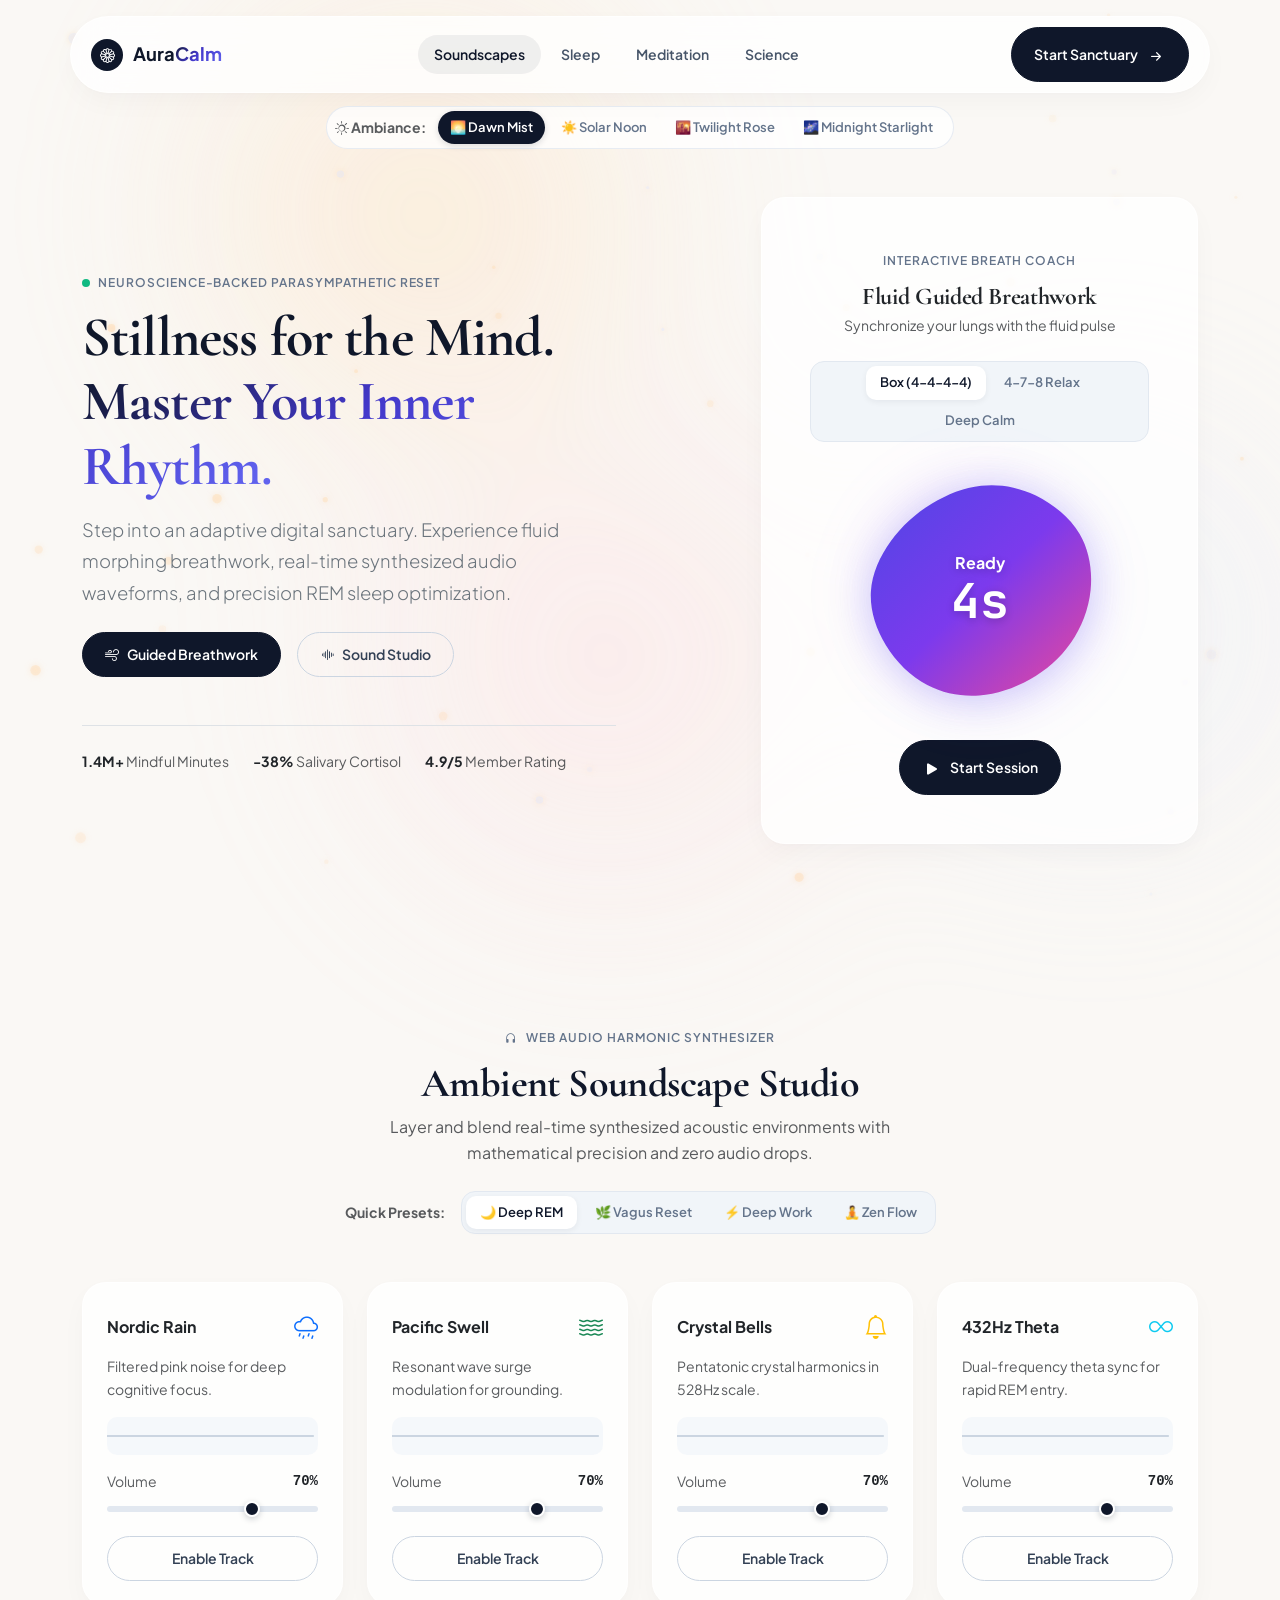
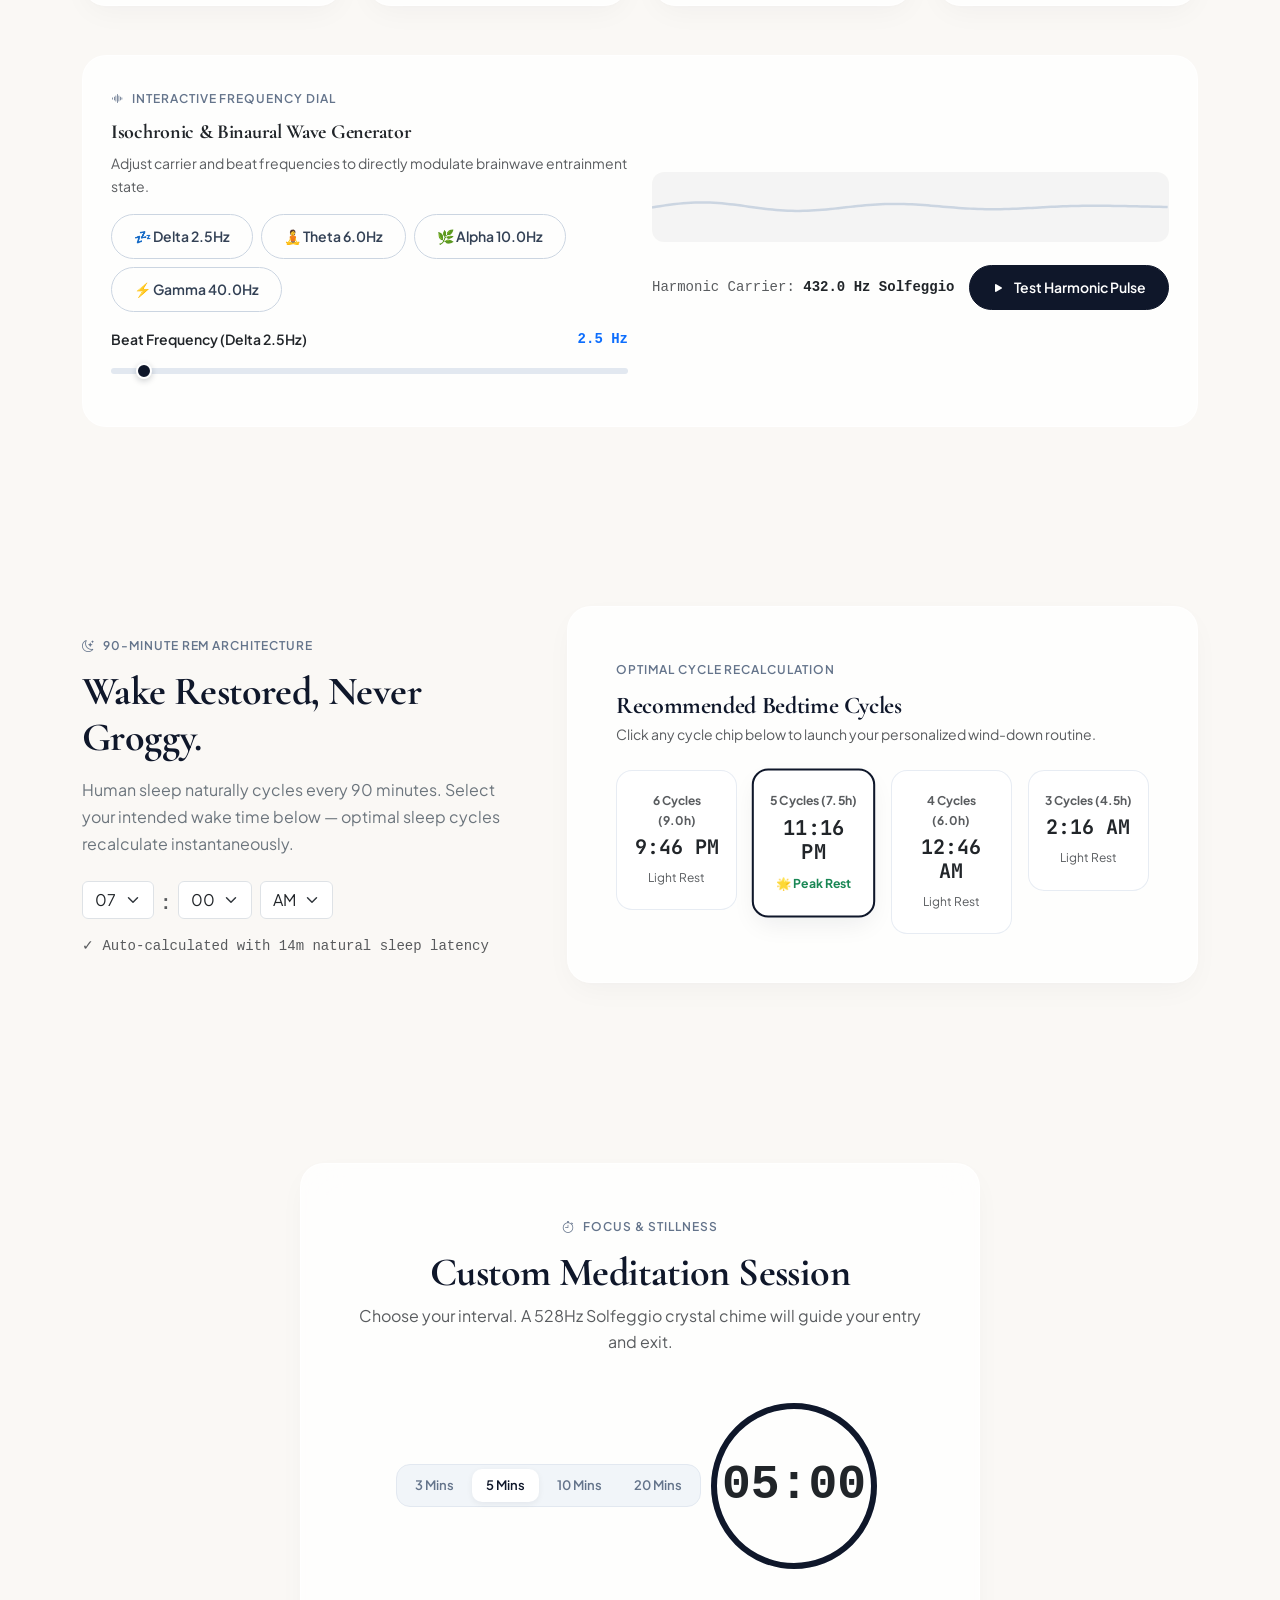
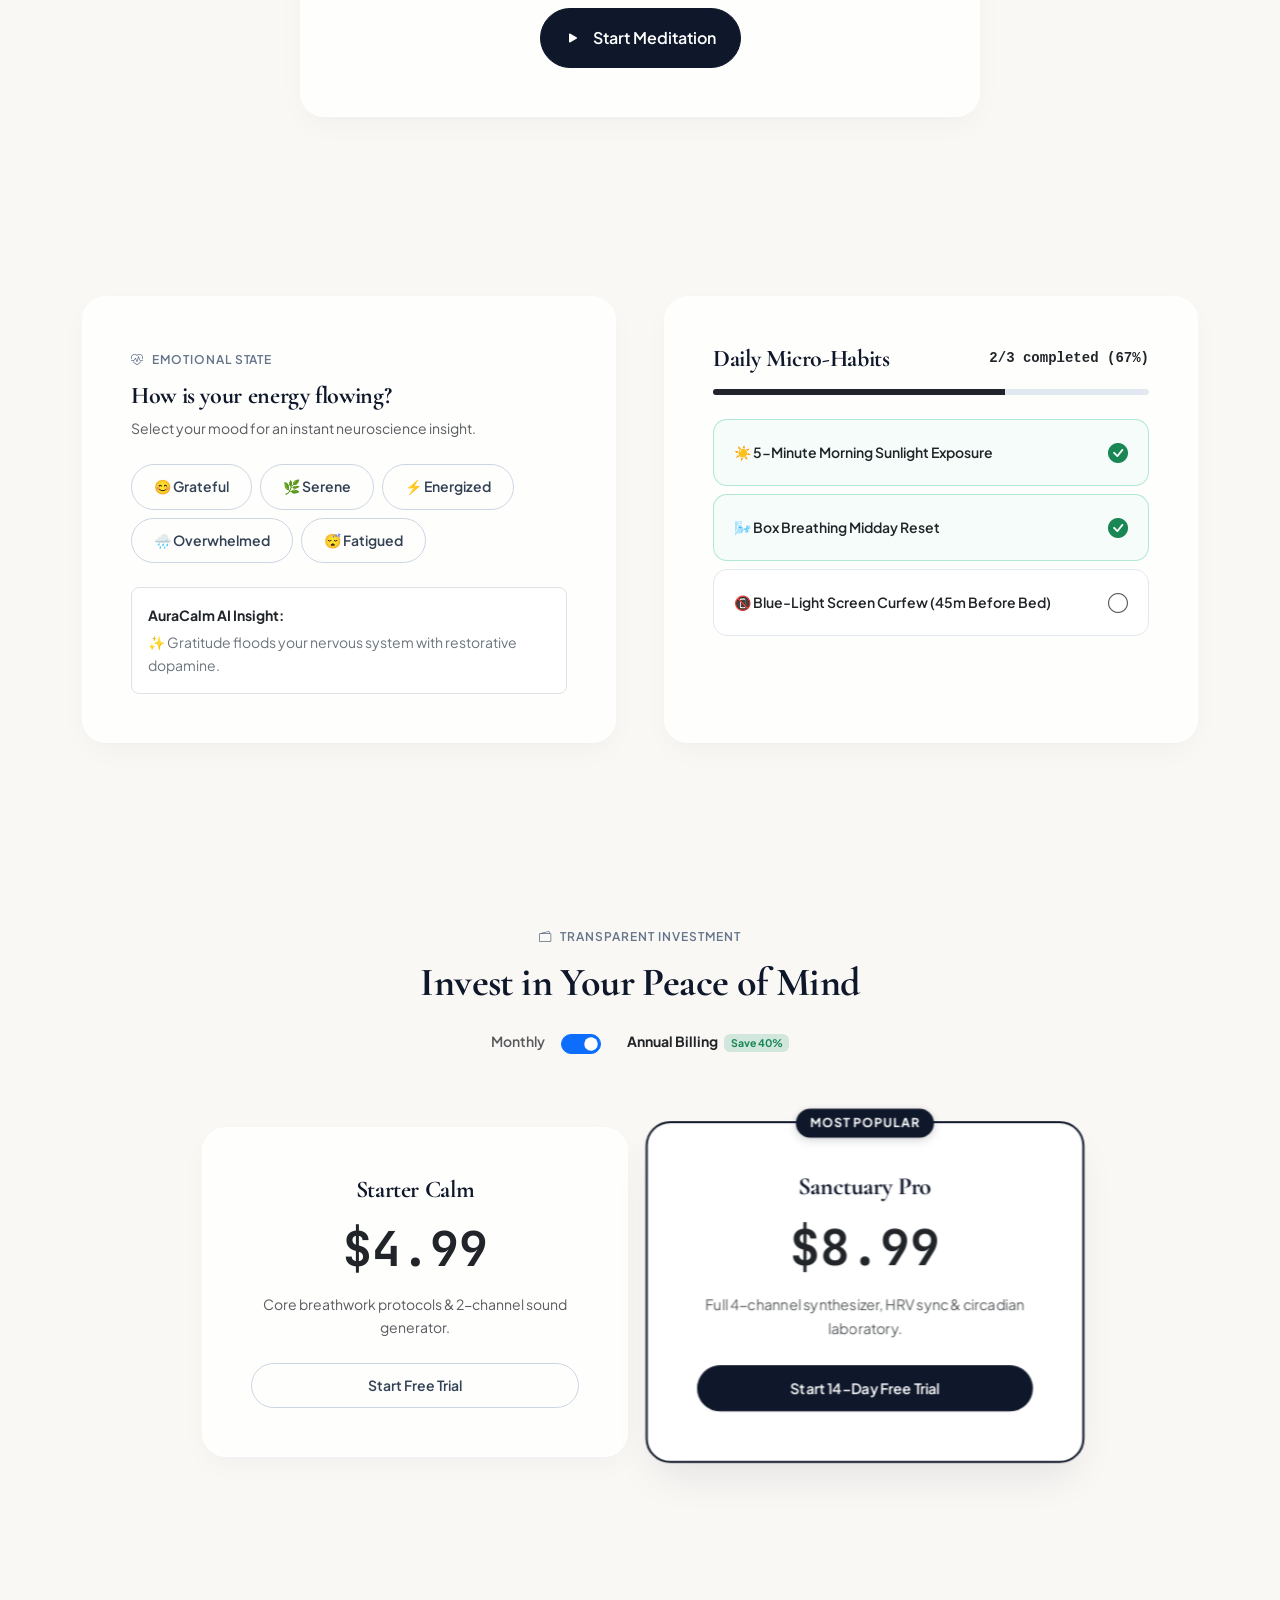
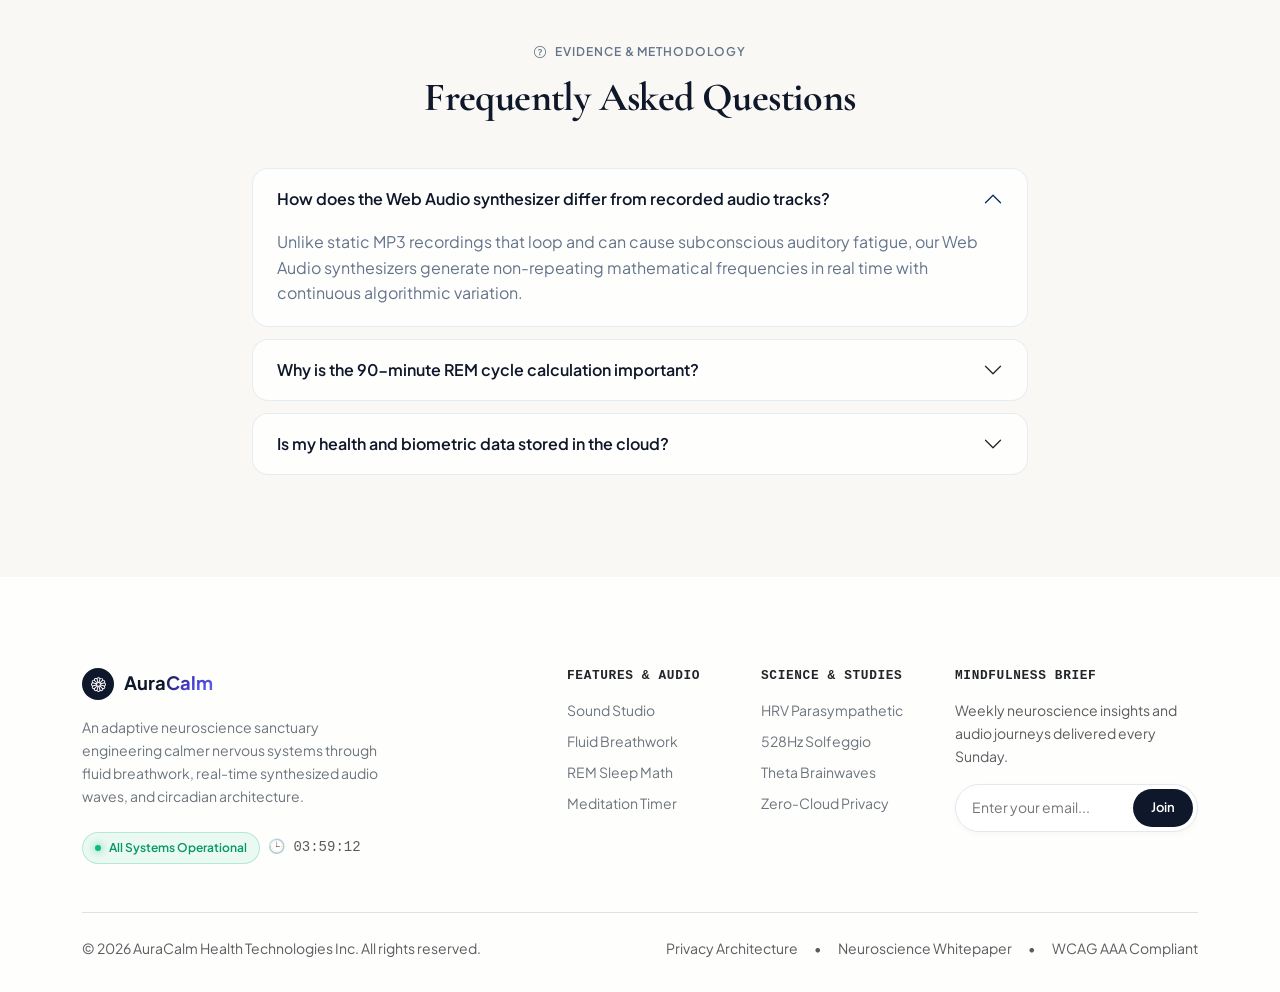
<file: Health-AuraCalm/index.html>
<!DOCTYPE html>
<html lang="en">
<head>
  <meta charset="UTF-8">
  <meta name="viewport" content="width=device-width, initial-scale=1.0">
  <title>AuraCalm — Science-Backed Mindfulness, Breathwork & Circadian Sleep Architecture</title>
  <meta name="description" content="AuraCalm is a digital wellness sanctuary featuring fluid morphing breathwork, synthesized ambient soundscapes, REM sleep optimization, and daily meditation timers.">
  
  <link rel="preconnect" href="https://fonts.googleapis.com">
  <link rel="preconnect" href="https://fonts.gstatic.com" crossorigin>
  <link href="https://fonts.googleapis.com/css2?family=Cormorant+Garamond:ital,wght@0,400;0,500;0,600;0,700;1,400;1,600&family=JetBrains+Mono:wght@400;500;600&family=Plus+Jakarta+Sans:wght@300;400;500;600;700;800&display=swap" rel="stylesheet">
  
  <link href="https://cdn.jsdelivr.net/npm/bootstrap@5.3.2/dist/css/bootstrap.min.css" rel="stylesheet">
  <link rel="stylesheet" href="https://cdn.jsdelivr.net/npm/bootstrap-icons@1.11.3/font/bootstrap-icons.min.css">
  <link rel="stylesheet" href="css/style.css">
</head>
<body class="circadian-dawn">

  <div class="ambient-mesh" aria-hidden="true">
    <div class="mesh-blob mesh-blob-1"></div>
    <div class="mesh-blob mesh-blob-2"></div>
    <div class="mesh-blob mesh-blob-3"></div>
  </div>
  <canvas id="circadianCanvas" class="circadian-canvas" aria-hidden="true"></canvas>

  <!-- Floating Island Navbar -->
  <header>
    <nav class="navbar-floating-dock d-flex justify-content-between align-items-center" aria-label="Main Navigation">
      <a href="#hero" class="brand-aura">
        <div class="brand-icon-aura"><i class="bi bi-flower1"></i></div>
        <span>Aura<span class="gradient-text">Calm</span></span>
      </a>

      <div class="nav-links-wrapper d-none d-lg-flex">
        <div class="nav-sliding-pill" id="navSlidingPill"></div>
        <ul class="nav-links-aura" id="navLinksAura">
          <li><a href="#soundscapes" class="active">Soundscapes</a></li>
          <li><a href="#sleep-lab">Sleep</a></li>
          <li><a href="#timer">Meditation</a></li>
          <li><a href="#faq">Science</a></li>
        </ul>
      </div>

      <div class="d-flex align-items-center gap-3">
        <div id="navbarAudioPill" class="navbar-audio-pill">
          <i class="bi bi-soundwave"></i>
          <span>PLAYING</span>
          <button id="navbarQuickMuteBtn" class="btn btn-sm btn-link text-muted p-0 ms-1" title="Mute all audio" aria-label="Mute all audio"><i class="bi bi-x-circle-fill"></i></button>
        </div>

        <a href="#assessment" data-open-modal="assessmentModal" class="btn-solid-dark d-none d-sm-inline-flex">
          <span>Start Sanctuary</span>
          <i class="bi bi-arrow-right-short fs-5"></i>
        </a>

        <button class="mobile-nav-toggle d-lg-none" id="mobileNavToggle" aria-label="Open navigation menu" aria-expanded="false" aria-controls="mobileDrawerAura">
          <i class="bi bi-list fs-3"></i>
        </button>
      </div>
    </nav>

    <!-- Mobile Drawer -->
    <div class="mobile-drawer-aura" id="mobileDrawerAura" role="dialog" aria-modal="true" aria-label="Mobile Navigation Drawer">
      <div class="d-flex justify-content-between align-items-center">
        <a href="#hero" class="brand-aura">
          <div class="brand-icon-aura"><i class="bi bi-flower1"></i></div>
          <span>Aura<span class="gradient-text">Calm</span></span>
        </a>
        <button class="mobile-nav-toggle" id="mobileNavClose" aria-label="Close navigation menu">
          <i class="bi bi-x-lg fs-4"></i>
        </button>
      </div>

      <ul class="mobile-drawer-links">
        <li><a href="#soundscapes">01. Sound Studio</a></li>
        <li><a href="#sleep-lab">02. Sleep Architecture</a></li>
        <li><a href="#timer">03. Meditation Timer</a></li>
        <li><a href="#faq">04. Neuroscience FAQ</a></li>
      </ul>

      <div class="d-flex flex-column gap-2">
        <a href="#assessment" data-open-modal="assessmentModal" class="btn-solid-dark justify-content-center py-3">
          <span>Start Calm Protocol</span>
          <i class="bi bi-arrow-right-short fs-5"></i>
        </a>
      </div>
    </div>
  </header>

  <main class="main-content">
    <!-- 1. Hero Section & Morphing Breathwork -->
    <section class="section-rhythm pt-3" id="hero">
      <div class="container">
        <!-- Circadian Ambiance Selector -->
        <div class="text-center mb-5 reveal-on-scroll">
          <div class="circadian-pill-bar">
            <span class="small text-muted fw-bold me-2"><i class="bi bi-sun"></i> Ambiance:</span>
            <button class="circadian-btn active" data-time="dawn">🌅 Dawn Mist</button>
            <button class="circadian-btn" data-time="noon">☀️ Solar Noon</button>
            <button class="circadian-btn" data-time="twilight">🌇 Twilight Rose</button>
            <button class="circadian-btn" data-time="midnight">🌌 Midnight Starlight</button>
          </div>
        </div>

        <div class="row align-items-center justify-content-between g-5">
          <div class="col-lg-6 reveal-on-scroll">
            <span class="eyebrow-label">
              <span style="width: 8px; height: 8px; background: #10B981; border-radius: 50%; display: inline-block;"></span>
              Neuroscience-Backed Parasympathetic Reset
            </span>
            
            <h1 class="display-4 serif-heading mb-3 fw-bold">
              Stillness for the Mind. <br>
              <span class="gradient-text">Master Your Inner Rhythm.</span>
            </h1>

            <p class="lead text-secondary mb-4" style="font-size: 1.15rem; line-height: 1.7;">
              Step into an adaptive digital sanctuary. Experience fluid morphing breathwork, real-time synthesized audio waveforms, and precision REM sleep optimization.
            </p>

            <div class="d-flex flex-wrap gap-3 align-items-center mb-5">
              <a href="#breathing" class="btn-solid-dark"><i class="bi bi-wind"></i> Guided Breathwork</a>
              <a href="#soundscapes" class="btn-outline-pill"><i class="bi bi-soundwave"></i> Sound Studio</a>
            </div>

            <div class="d-flex gap-4 small text-muted border-top pt-4">
              <span><strong class="text-dark">1.4M+</strong> Mindful Minutes</span>
              <span><strong class="text-dark">-38%</strong> Salivary Cortisol</span>
              <span><strong class="text-dark">4.9/5</strong> Member Rating</span>
            </div>
          </div>

          <!-- Morphing Breathwork Stage -->
          <div class="col-lg-5 reveal-on-scroll" id="breathing">
            <div class="glass-card p-4 p-md-5 text-center">
              <span class="eyebrow-label justify-content-center">Interactive Breath Coach</span>
              <h2 class="h4 serif-heading fw-bold mb-1 text-dark">Fluid Guided Breathwork</h2>
              <p class="small text-muted mb-4">Synchronize your lungs with the fluid pulse</p>

              <div class="segmented-control mb-4">
                <button class="segmented-control-btn active mode-btn" data-mode="box">Box (4-4-4-4)</button>
                <button class="segmented-control-btn mode-btn" data-mode="relax">4-7-8 Relax</button>
                <button class="segmented-control-btn mode-btn" data-mode="calm">Deep Calm</button>
              </div>

              <div class="breathing-orb-wrapper">
                <div class="radial-pulse-glow" id="radialPulseGlow"></div>
                <svg viewBox="0 0 200 200" class="morph-svg" id="morphingSvg">
                  <defs>
                    <linearGradient id="auraGrad" x1="0%" y1="0%" x2="100%" y2="100%">
                      <stop offset="0%" stop-color="#4F46E5" />
                      <stop offset="50%" stop-color="#7C3AED" />
                      <stop offset="100%" stop-color="#EC4899" />
                    </linearGradient>
                  </defs>
                  <path fill="url(#auraGrad)" d="M44.7,-76.4C58.8,-69.2,71.8,-59.1,79.6,-45.8C87.4,-32.6,90,-16.3,88.5,-0.9C86.9,14.6,81.2,29.1,72.7,41.4C64.2,53.6,52.8,63.5,39.8,70.8C26.8,78,13.4,82.5,-0.6,83.5C-14.5,84.5,-29,82,-42.2,75.1C-55.4,68.2,-67.2,56.9,-75.4,43.2C-83.6,29.6,-88.1,14.8,-87.3,0.5C-86.4,-13.9,-80.1,-27.7,-71.4,-39.8C-62.7,-51.8,-51.5,-62.1,-38.7,-69.8C-25.9,-77.5,-12.9,-82.7,0.9,-84.2C14.8,-85.7,29.6,-83.6,44.7,-76.4Z" transform="translate(100 100)" />
                </svg>

                <div class="morph-blob-content text-center">
                  <span class="d-block h6 fw-bold mb-0 text-white" id="orbStateLabel">Ready</span>
                  <span class="d-block display-5 fw-bold text-white font-mono" id="orbCountdown">4s</span>
                </div>
              </div>

              <button class="btn-solid-dark mx-auto justify-content-center" id="breatheToggleBtn" aria-label="Toggle breathwork session">
                <i class="bi bi-play-fill fs-5"></i>
                <span id="breatheToggleText">Start Session</span>
              </button>
            </div>
          </div>
        </div>
      </div>
    </section>

    <!-- 2. Synthesized Soundscapes Studio with Binaural Synthesizer & Visualizer Sliders -->
    <section class="section-rhythm" id="soundscapes">
      <div class="container">
        <div class="text-center mb-5 reveal-on-scroll">
          <span class="eyebrow-label"><i class="bi bi-headphones"></i> Web Audio Harmonic Synthesizer</span>
          <h2 class="display-6 serif-heading fw-bold">Ambient Soundscape Studio</h2>
          <p class="text-muted" style="max-width: 600px; margin: 0 auto;">Layer and blend real-time synthesized acoustic environments with mathematical precision and zero audio drops.</p>

          <div class="d-flex justify-content-center gap-2 flex-wrap mt-4">
            <span class="small text-muted fw-bold align-self-center me-2">Quick Presets:</span>
            <div class="segmented-control">
              <button class="segmented-control-btn active preset-sound-btn" data-preset="sleep">🌙 Deep REM</button>
              <button class="segmented-control-btn preset-sound-btn" data-preset="anxiety">🌿 Vagus Reset</button>
              <button class="segmented-control-btn preset-sound-btn" data-preset="focus">⚡ Deep Work</button>
              <button class="segmented-control-btn preset-sound-btn" data-preset="zen">🧘 Zen Flow</button>
            </div>
          </div>
        </div>

        <div class="row g-4">
          <div class="col-md-6 col-lg-3 reveal-on-scroll">
            <div class="soundscape-card glass-card h-100" data-sound="rain">
              <div>
                <div class="d-flex justify-content-between align-items-center mb-2">
                  <h3 class="h6 fw-bold mb-0 text-dark">Nordic Rain</h3>
                  <i class="bi bi-cloud-drizzle fs-4 text-primary"></i>
                </div>
                <p class="small text-muted mb-2">Filtered pink noise for deep cognitive focus.</p>
                <canvas class="waveform-canvas" data-sound="rain" width="200" height="38"></canvas>
                <div class="d-flex justify-content-between align-items-center mt-2">
                  <small class="text-muted">Volume</small>
                  <small class="text-dark font-monospace fw-bold volume-val">70%</small>
                </div>
                <input type="range" class="volume-slider" min="0" max="100" value="70" data-sound="rain" aria-label="Nordic Rain volume">
              </div>
              <button class="btn-outline-pill w-100 justify-content-center mt-3 sound-toggle-btn">Enable Track</button>
            </div>
          </div>

          <div class="col-md-6 col-lg-3 reveal-on-scroll">
            <div class="soundscape-card glass-card h-100" data-sound="ocean">
              <div>
                <div class="d-flex justify-content-between align-items-center mb-2">
                  <h3 class="h6 fw-bold mb-0 text-dark">Pacific Swell</h3>
                  <i class="bi bi-water fs-4 text-success"></i>
                </div>
                <p class="small text-muted mb-2">Resonant wave surge modulation for grounding.</p>
                <canvas class="waveform-canvas" data-sound="ocean" width="200" height="38"></canvas>
                <div class="d-flex justify-content-between align-items-center mt-2">
                  <small class="text-muted">Volume</small>
                  <small class="text-dark font-monospace fw-bold volume-val">70%</small>
                </div>
                <input type="range" class="volume-slider" min="0" max="100" value="70" data-sound="ocean" aria-label="Pacific Swell volume">
              </div>
              <button class="btn-outline-pill w-100 justify-content-center mt-3 sound-toggle-btn">Enable Track</button>
            </div>
          </div>

          <div class="col-md-6 col-lg-3 reveal-on-scroll">
            <div class="soundscape-card glass-card h-100" data-sound="chimes">
              <div>
                <div class="d-flex justify-content-between align-items-center mb-2">
                  <h3 class="h6 fw-bold mb-0 text-dark">Crystal Bells</h3>
                  <i class="bi bi-bell fs-4 text-warning"></i>
                </div>
                <p class="small text-muted mb-2">Pentatonic crystal harmonics in 528Hz scale.</p>
                <canvas class="waveform-canvas" data-sound="chimes" width="200" height="38"></canvas>
                <div class="d-flex justify-content-between align-items-center mt-2">
                  <small class="text-muted">Volume</small>
                  <small class="text-dark font-monospace fw-bold volume-val">70%</small>
                </div>
                <input type="range" class="volume-slider" min="0" max="100" value="70" data-sound="chimes" aria-label="Crystal Bells volume">
              </div>
              <button class="btn-outline-pill w-100 justify-content-center mt-3 sound-toggle-btn">Enable Track</button>
            </div>
          </div>

          <div class="col-md-6 col-lg-3 reveal-on-scroll">
            <div class="soundscape-card glass-card h-100" data-sound="binaural">
              <div>
                <div class="d-flex justify-content-between align-items-center mb-2">
                  <h3 class="h6 fw-bold mb-0 text-dark">432Hz Theta</h3>
                  <i class="bi bi-infinity fs-4 text-info"></i>
                </div>
                <p class="small text-muted mb-2">Dual-frequency theta sync for rapid REM entry.</p>
                <canvas class="waveform-canvas" data-sound="binaural" width="200" height="38"></canvas>
                <div class="d-flex justify-content-between align-items-center mt-2">
                  <small class="text-muted">Volume</small>
                  <small class="text-dark font-monospace fw-bold volume-val">70%</small>
                </div>
                <input type="range" class="volume-slider" min="0" max="100" value="70" data-sound="binaural" aria-label="432Hz Theta volume">
              </div>
              <button class="btn-outline-pill w-100 justify-content-center mt-3 sound-toggle-btn">Enable Track</button>
            </div>
          </div>
        </div>

        <!-- Interactive Binaural Brainwave Synthesizer Stage -->
        <div class="binaural-synth-box mt-5 reveal-on-scroll">
          <div class="row align-items-center g-4">
            <div class="col-lg-6">
              <span class="eyebrow-label"><i class="bi bi-soundwave"></i> Interactive Frequency Dial</span>
              <h3 class="h5 serif-heading fw-bold text-dark mb-2">Isochronic & Binaural Wave Generator</h3>
              <p class="small text-muted mb-3">Adjust carrier and beat frequencies to directly modulate brainwave entrainment state.</p>
              
              <div class="d-flex gap-2 flex-wrap mb-3">
                <button class="btn-outline-pill btn-sm wave-preset-btn active" data-hz="2.5" data-wave="Delta (Sleep)">💤 Delta 2.5Hz</button>
                <button class="btn-outline-pill btn-sm wave-preset-btn" data-hz="6.0" data-wave="Theta (Meditation)">🧘 Theta 6.0Hz</button>
                <button class="btn-outline-pill btn-sm wave-preset-btn" data-hz="10.0" data-wave="Alpha (Flow)">🌿 Alpha 10.0Hz</button>
                <button class="btn-outline-pill btn-sm wave-preset-btn" data-hz="40.0" data-wave="Gamma (Focus)">⚡ Gamma 40.0Hz</button>
              </div>

              <div class="mb-3">
                <div class="d-flex justify-content-between align-items-center mb-1">
                  <span class="small fw-semibold text-dark">Beat Frequency (<span id="waveLabel">Delta 2.5Hz</span>)</span>
                  <span class="small font-monospace fw-bold text-primary" id="waveHzDisplay">2.5 Hz</span>
                </div>
                <input type="range" class="volume-slider" id="waveHzSlider" min="0.5" max="40" step="0.5" value="2.5" aria-label="Binaural frequency in Hz">
              </div>
            </div>

            <div class="col-lg-6">
              <canvas id="binauralCanvas" class="binaural-canvas" width="400" height="70"></canvas>
              <div class="d-flex justify-content-between align-items-center mt-3">
                <div class="small text-muted font-monospace">Harmonic Carrier: <strong class="text-dark">432.0 Hz Solfeggio</strong></div>
                <button class="btn-solid-dark" id="binauralPlayBtn">
                  <i class="bi bi-play-fill"></i>
                  <span>Test Harmonic Pulse</span>
                </button>
              </div>
            </div>
          </div>
        </div>
      </div>
    </section>

    <!-- 3. REM Sleep Architecture & Interactive Bedtime Chips -->
    <section class="section-rhythm" id="sleep-lab">
      <div class="container">
        <div class="row align-items-center g-5">
          <div class="col-lg-5 reveal-on-scroll">
            <span class="eyebrow-label"><i class="bi bi-moon-stars"></i> 90-Minute REM Architecture</span>
            <h2 class="display-6 serif-heading fw-bold mb-3">Wake Restored, Never Groggy.</h2>
            <p class="text-secondary mb-4" style="line-height: 1.7;">
              Human sleep naturally cycles every 90 minutes. Select your intended wake time below — optimal sleep cycles recalculate instantaneously.
            </p>

            <div class="d-flex align-items-center gap-2 mb-3 flex-wrap">
              <select class="form-select w-auto bg-white border" id="wakeHourSelect" aria-label="Wake Hour">
                <option value="5">05</option>
                <option value="6">06</option>
                <option value="7" selected>07</option>
                <option value="8">08</option>
                <option value="9">09</option>
              </select>
              <span class="fw-bold fs-5 text-muted">:</span>
              <select class="form-select w-auto bg-white border" id="wakeMinuteSelect" aria-label="Wake Minute">
                <option value="0" selected>00</option>
                <option value="15">15</option>
                <option value="30">30</option>
                <option value="45">45</option>
              </select>
              <select class="form-select w-auto bg-white border" id="wakeAmpmSelect" aria-label="AM or PM">
                <option value="AM" selected>AM</option>
                <option value="PM">PM</option>
              </select>
            </div>
            <small class="text-muted font-monospace d-block">✓ Auto-calculated with 14m natural sleep latency</small>
          </div>

          <div class="col-lg-7 reveal-on-scroll">
            <div class="glass-card p-4 p-md-5">
              <span class="eyebrow-label">Optimal Cycle Recalculation</span>
              <h3 class="h4 serif-heading fw-bold mb-1">Recommended Bedtime Cycles</h3>
              <p class="small text-muted mb-4">Click any cycle chip below to launch your personalized wind-down routine.</p>
              <div class="row g-3" id="sleepCyclesResult"></div>
            </div>
          </div>
        </div>
      </div>
    </section>

    <!-- 4. Interactive Meditation Timer with Segmented Control -->
    <section class="section-rhythm" id="timer">
      <div class="container">
        <div class="glass-card p-4 p-md-5 text-center reveal-on-scroll" style="max-width: 680px; margin: 0 auto;">
          <span class="eyebrow-label justify-content-center"><i class="bi bi-stopwatch"></i> Focus & Stillness</span>
          <h2 class="display-6 serif-heading fw-bold mb-2">Custom Meditation Session</h2>
          <p class="text-muted mb-4">Choose your interval. A 528Hz Solfeggio crystal chime will guide your entry and exit.</p>

          <div class="segmented-control mb-4">
            <button class="segmented-control-btn timer-duration-btn" data-mins="3">3 Mins</button>
            <button class="segmented-control-btn active timer-duration-btn" data-mins="5">5 Mins</button>
            <button class="segmented-control-btn timer-duration-btn" data-mins="10">10 Mins</button>
            <button class="segmented-control-btn timer-duration-btn" data-mins="20">20 Mins</button>
          </div>

          <!-- Circular SVG Countdown Ring -->
          <div class="position-relative d-inline-block my-3" style="width: 180px; height: 180px;">
            <svg width="180" height="180">
              <circle stroke="#E2E8F0" stroke-width="6" fill="transparent" r="80" cx="90" cy="90"/>
              <circle id="timerProgressRing" stroke="#0F172A" stroke-width="6" stroke-linecap="round" fill="transparent" r="80" cx="90" cy="90" style="transform: rotate(-90deg); transform-origin: 50% 50%; transition: stroke-dashoffset 1s linear;"/>
            </svg>
            <div class="position-absolute top-50 start-50 translate-middle">
              <div class="display-5 font-monospace fw-bold text-dark" id="meditationTimerDisplay">05:00</div>
            </div>
          </div>

          <div>
            <button class="btn-solid-dark fs-6 px-4 py-3 mt-3 justify-content-center mx-auto" id="startMeditationBtn">
              <i class="bi bi-play-fill me-1"></i> Start Meditation
            </button>
          </div>
        </div>
      </div>
    </section>

    <!-- 5. Mood Journal & Micro-Habits Tracker -->
    <section class="section-rhythm" id="habits">
      <div class="container">
        <div class="row g-5">
          <div class="col-lg-6 reveal-on-scroll">
            <div class="glass-card p-4 p-md-5 h-100">
              <span class="eyebrow-label"><i class="bi bi-heart-pulse"></i> Emotional State</span>
              <h3 class="h4 serif-heading fw-bold mb-2">How is your energy flowing?</h3>
              <p class="small text-muted mb-4">Select your mood for an instant neuroscience insight.</p>

              <div class="d-flex gap-2 flex-wrap mb-4">
                <button class="btn-outline-pill mood-btn selected" data-mood="grateful">😊 Grateful</button>
                <button class="btn-outline-pill mood-btn" data-mood="serene">🌿 Serene</button>
                <button class="btn-outline-pill mood-btn" data-mood="energized">⚡ Energized</button>
                <button class="btn-outline-pill mood-btn" data-mood="overwhelmed">🌧️ Overwhelmed</button>
                <button class="btn-outline-pill mood-btn" data-mood="fatigued">😴 Fatigued</button>
              </div>

              <div class="p-3 bg-white rounded-3 border">
                <small class="fw-bold text-dark d-block mb-1">AuraCalm AI Insight:</small>
                <p class="small text-secondary mb-0" id="moodFeedbackText">✨ Gratitude floods your nervous system with restorative dopamine.</p>
              </div>
            </div>
          </div>

          <div class="col-lg-6 reveal-on-scroll">
            <div class="glass-card p-4 p-md-5 h-100">
              <div class="d-flex justify-content-between align-items-center mb-3">
                <h3 class="h4 serif-heading fw-bold mb-0">Daily Micro-Habits</h3>
                <span class="small fw-bold text-dark font-monospace" id="habitProgressText">2/3 completed (67%)</span>
              </div>

              <div class="progress mb-4" style="height: 6px; background: #E2E8F0;">
                <div class="progress-bar bg-dark" id="habitProgressFill" style="width: 67%;"></div>
              </div>

              <div class="d-flex flex-column gap-2">
                <div class="habit-item completed">
                  <span class="small fw-semibold text-dark">☀️ 5-Minute Morning Sunlight Exposure</span>
                  <i class="bi bi-check-circle-fill text-success fs-5"></i>
                </div>
                <div class="habit-item completed">
                  <span class="small fw-semibold text-dark">🌬️ Box Breathing Midday Reset</span>
                  <i class="bi bi-check-circle-fill text-success fs-5"></i>
                </div>
                <div class="habit-item">
                  <span class="small fw-semibold text-dark">📵 Blue-Light Screen Curfew (45m Before Bed)</span>
                  <i class="bi bi-circle text-muted fs-5"></i>
                </div>
              </div>
            </div>
          </div>
        </div>
      </div>
    </section>

    <!-- 6. Transparent Membership Investment -->
    <section class="section-rhythm" id="pricing">
      <div class="container">
        <div class="text-center mb-5 reveal-on-scroll">
          <span class="eyebrow-label"><i class="bi bi-wallet2"></i> Transparent Investment</span>
          <h2 class="display-6 serif-heading fw-bold">Invest in Your Peace of Mind</h2>

          <div class="d-flex align-items-center justify-content-center gap-3 mt-4">
            <span class="fw-semibold text-muted small">Monthly</span>
            <div class="form-check form-switch fs-5 mb-0">
              <input class="form-check-input" type="checkbox" id="billingPlanToggle" checked style="cursor: pointer;">
            </div>
            <span class="fw-bold text-dark small">Annual Billing <span class="badge bg-success-subtle text-success ms-1">Save 40%</span></span>
          </div>
        </div>

        <div class="row g-4 justify-content-center align-items-center" style="max-width: 900px; margin: 0 auto;">
          <div class="col-md-6 reveal-on-scroll">
            <div class="glass-card p-4 p-md-5 text-center">
              <h3 class="h4 serif-heading fw-bold mb-2">Starter Calm</h3>
              <div class="display-5 fw-bold text-dark my-3 font-mono" id="priceStarter">$4.99</div>
              <p class="small text-muted mb-4">Core breathwork protocols & 2-channel sound generator.</p>
              <button class="btn-outline-pill w-100 justify-content-center" data-open-modal="assessmentModal">Start Free Trial</button>
            </div>
          </div>

          <div class="col-md-6 reveal-on-scroll">
            <div class="glass-card pricing-card-pro p-4 p-md-5 text-center">
              <span class="pricing-badge-popular">MOST POPULAR</span>
              <h3 class="h4 serif-heading fw-bold mb-2">Sanctuary Pro</h3>
              <div class="display-5 fw-bold text-dark my-3 font-mono" id="pricePro">$8.99</div>
              <p class="small text-muted mb-4">Full 4-channel synthesizer, HRV sync & circadian laboratory.</p>
              <button class="btn-solid-dark w-100 justify-content-center" data-open-modal="assessmentModal">Start 14-Day Free Trial</button>
            </div>
          </div>
        </div>
      </div>
    </section>

    <!-- 7. Science FAQ Accordion -->
    <section class="section-rhythm" id="faq">
      <div class="container" style="max-width: 800px;">
        <div class="text-center mb-5 reveal-on-scroll">
          <span class="eyebrow-label"><i class="bi bi-question-circle"></i> Evidence & Methodology</span>
          <h2 class="display-6 serif-heading fw-bold">Frequently Asked Questions</h2>
        </div>

        <div class="accordion aura-accordion reveal-on-scroll" id="faqAcc">
          <div class="accordion-item">
            <h3 class="accordion-header">
              <button class="accordion-button" type="button" data-bs-toggle="collapse" data-bs-target="#q1">
                How does the Web Audio synthesizer differ from recorded audio tracks?
              </button>
            </h3>
            <div id="q1" class="accordion-collapse collapse show" data-bs-parent="#faqAcc">
              <div class="accordion-body">
                Unlike static MP3 recordings that loop and can cause subconscious auditory fatigue, our Web Audio synthesizers generate non-repeating mathematical frequencies in real time with continuous algorithmic variation.
              </div>
            </div>
          </div>

          <div class="accordion-item">
            <h3 class="accordion-header">
              <button class="accordion-button collapsed" type="button" data-bs-toggle="collapse" data-bs-target="#q2">
                Why is the 90-minute REM cycle calculation important?
              </button>
            </h3>
            <div id="q2" class="accordion-collapse collapse" data-bs-parent="#faqAcc">
              <div class="accordion-body">
                Awakening during Deep Slow-Wave (Delta) sleep triggers sleep inertia, leading to cognitive sluggishness for up to 4 hours. Timing your alarms with the end of a 90-minute REM cycle ensures you awaken during light sleep.
              </div>
            </div>
          </div>

          <div class="accordion-item">
            <h3 class="accordion-header">
              <button class="accordion-button collapsed" type="button" data-bs-toggle="collapse" data-bs-target="#q3">
                Is my health and biometric data stored in the cloud?
              </button>
            </h3>
            <div id="q3" class="accordion-collapse collapse" data-bs-parent="#faqAcc">
              <div class="accordion-body">
                No. AuraCalm is engineered with zero-cloud local privacy. All biometric telemetry and journal reflections are processed and encrypted exclusively on your client device.
              </div>
            </div>
          </div>
        </div>
      </div>
    </section>
  </main>

  <!-- Assessment Onboarding Modal -->
  <div id="assessmentModal" style="display: none; position: fixed; top: 0; left: 0; width: 100vw; height: 100vh; background: rgba(15, 23, 42, 0.5); backdrop-filter: blur(8px); z-index: 2000; align-items: center; justify-content: center;" role="dialog" aria-modal="true">
    <div class="glass-card p-4 p-md-5" style="max-width: 500px; width: 90%; background: #FFFFFF;">
      <div class="d-flex justify-content-between align-items-center mb-3">
        <h4 class="h5 serif-heading fw-bold mb-0">Calm Assessment</h4>
        <button id="closeModalBtn" class="btn btn-sm btn-link text-muted" aria-label="Close modal"><i class="bi bi-x-lg"></i></button>
      </div>
      <div id="modalStep1">
        <p class="small text-muted mb-3">What is your primary wellness goal?</p>
        <div class="d-flex flex-column gap-2 mb-4">
          <label class="p-3 border rounded-3 d-flex align-items-center gap-2" style="cursor: pointer;"><input type="radio" name="g" checked> Falling asleep faster</label>
          <label class="p-3 border rounded-3 d-flex align-items-center gap-2" style="cursor: pointer;"><input type="radio" name="g"> Workday anxiety relief</label>
        </div>
        <button class="btn-solid-dark w-100 justify-content-center" id="submitAssessmentBtn">Generate My Protocol</button>
      </div>
      <div id="modalStep2" style="display: none;" class="text-center py-3">
        <i class="bi bi-check-circle text-success fs-1"></i>
        <h4 class="h5 serif-heading fw-bold my-2">Protocol Calibrated!</h4>
        <button class="btn-solid-dark mx-auto" onclick="document.getElementById('assessmentModal').style.display='none';">Launch Sanctuary</button>
      </div>
    </div>
  </div>

  <!-- Interactive Sleep Routine Schedule Modal -->
  <div id="routineModal" style="display: none; position: fixed; top: 0; left: 0; width: 100vw; height: 100vh; background: rgba(15, 23, 42, 0.6); backdrop-filter: blur(8px); z-index: 2000; align-items: center; justify-content: center;" role="dialog" aria-modal="true">
    <div class="glass-card p-4 p-md-5" style="max-width: 540px; width: 92%; background: #FFFFFF;">
      <div class="d-flex justify-content-between align-items-center mb-3">
        <div>
          <span class="eyebrow-label mb-1"><i class="bi bi-moon-stars"></i> Custom Sleep Protocol</span>
          <h4 class="h4 serif-heading fw-bold mb-0" id="routineModalTitle">90-Minute Rest Routine</h4>
        </div>
        <button id="closeRoutineModalBtn" class="btn btn-sm btn-link text-muted" aria-label="Close modal"><i class="bi bi-x-lg"></i></button>
      </div>

      <p class="small text-muted mb-4">Optimal sequence calculated to maximize Delta slow-wave restoration and prevent sleep inertia:</p>

      <div class="d-flex flex-column gap-3 mb-4">
        <div class="p-3 border rounded-3 routine-card-item d-flex align-items-center justify-content-between">
          <div class="d-flex align-items-center gap-3">
            <i class="bi bi-phone-vibrate fs-4 text-warning"></i>
            <div>
              <strong class="d-block text-dark small">Blue-Light Screen Curfew</strong>
              <small class="text-muted">45 minutes before sleep latency</small>
            </div>
          </div>
          <span class="font-monospace fw-bold text-dark" id="routineCurfewTime">10:00 PM</span>
        </div>

        <div class="p-3 border rounded-3 routine-card-item d-flex align-items-center justify-content-between">
          <div class="d-flex align-items-center gap-3">
            <i class="bi bi-headphones fs-4 text-info"></i>
            <div>
              <strong class="d-block text-dark small">432Hz Soundscape Trigger</strong>
              <small class="text-muted">Nordic Rain + Theta brainwave sync</small>
            </div>
          </div>
          <span class="font-monospace fw-bold text-dark" id="routineAudioTime">10:30 PM</span>
        </div>

        <div class="p-3 border rounded-3 routine-card-item d-flex align-items-center justify-content-between" style="border-color: rgba(16, 185, 129, 0.4) !important; background: rgba(16, 185, 129, 0.05) !important;">
          <div class="d-flex align-items-center gap-3">
            <i class="bi bi-alarm fs-4 text-success"></i>
            <div>
              <strong class="d-block text-dark small">Optimal Bedtime Onset</strong>
              <small class="text-success fw-semibold">Target 5 Full REM Cycles</small>
            </div>
          </div>
          <span class="font-monospace fw-bold text-success fs-5" id="routineBedTime">10:46 PM</span>
        </div>
      </div>

      <button class="btn-solid-dark w-100 justify-content-center" onclick="document.getElementById('routineModal').style.display='none';">
        <i class="bi bi-check2-circle"></i>
        <span>Calibrate Wind-Down Sanctuary</span>
      </button>
    </div>
  </div>

  <!-- Editorial 4-Column Sanctuary Footer -->
  <footer class="footer-editorial-aura">
    <div class="container">
      <div class="row g-5 mb-5 align-items-start">
        
        <!-- Col 1: Brand & Status -->
        <div class="col-lg-4">
          <a href="#hero" class="brand-aura mb-3 d-inline-flex">
            <div class="brand-icon-aura"><i class="bi bi-flower1"></i></div>
            <span>Aura<span class="gradient-text">Calm</span></span>
          </a>
          <p class="text-secondary small mb-4 pe-lg-4">
            An adaptive neuroscience sanctuary engineering calmer nervous systems through fluid breathwork, real-time synthesized audio waves, and circadian architecture.
          </p>

          <div class="d-flex flex-wrap align-items-center gap-2">
            <div class="footer-live-badge">
              <i></i>
              <span>All Systems Operational</span>
            </div>
            <div class="font-monospace small text-muted" id="footerCircadianClock">
              🕒 --:--:--
            </div>
          </div>
        </div>

        <!-- Col 2: Features & Audio -->
        <div class="col-6 col-lg-2 offset-lg-1">
          <h4 class="h6 fw-bold text-dark mb-3 text-uppercase font-monospace" style="font-size: 0.8rem; letter-spacing: 0.05em;">Features & Audio</h4>
          <ul class="list-unstyled small d-flex flex-column gap-2 text-muted">
            <li><a href="#soundscapes" class="text-secondary text-decoration-none">Sound Studio</a></li>
            <li><a href="#breathing" class="text-secondary text-decoration-none">Fluid Breathwork</a></li>
            <li><a href="#sleep-lab" class="text-secondary text-decoration-none">REM Sleep Math</a></li>
            <li><a href="#timer" class="text-secondary text-decoration-none">Meditation Timer</a></li>
          </ul>
        </div>

        <!-- Col 3: Science & Studies -->
        <div class="col-6 col-lg-2">
          <h4 class="h6 fw-bold text-dark mb-3 text-uppercase font-monospace" style="font-size: 0.8rem; letter-spacing: 0.05em;">Science & Studies</h4>
          <ul class="list-unstyled small d-flex flex-column gap-2 text-muted">
            <li><a href="#faq" class="text-secondary text-decoration-none">HRV Parasympathetic</a></li>
            <li><a href="#faq" class="text-secondary text-decoration-none">528Hz Solfeggio</a></li>
            <li><a href="#faq" class="text-secondary text-decoration-none">Theta Brainwaves</a></li>
            <li><a href="#faq" class="text-secondary text-decoration-none">Zero-Cloud Privacy</a></li>
          </ul>
        </div>

        <!-- Col 4: Newsletter -->
        <div class="col-lg-3">
          <h4 class="h6 fw-bold text-dark mb-3 text-uppercase font-monospace" style="font-size: 0.8rem; letter-spacing: 0.05em;">Mindfulness Brief</h4>
          <p class="small text-muted mb-3">Weekly neuroscience insights and audio journeys delivered every Sunday.</p>
          <form class="newsletter-pill-form" id="footerNewsletterForm" onsubmit="event.preventDefault();">
            <input type="email" id="footerNewsletterEmail" class="newsletter-pill-input" placeholder="Enter your email..." required>
            <button type="submit" class="newsletter-pill-submit" id="footerNewsletterBtn">Join</button>
          </form>
          <span class="text-success small font-monospace mt-2 d-block" id="footerNewsletterStatus"></span>
        </div>

      </div>

      <div class="pt-4 border-top d-flex flex-column flex-md-row justify-content-between align-items-center text-muted small">
        <p class="mb-0">© 2026 AuraCalm Health Technologies Inc. All rights reserved.</p>
        <div class="d-flex gap-3 mt-2 mt-md-0">
          <span>Privacy Architecture</span>
          <span>•</span>
          <span>Neuroscience Whitepaper</span>
          <span>•</span>
          <span>WCAG AAA Compliant</span>
        </div>
      </div>
    </div>
  </footer>

  <script src="https://cdn.jsdelivr.net/npm/bootstrap@5.3.2/dist/js/bootstrap.bundle.min.js"></script>
  <script src="js/main.js"></script>
</body>
</html>
</file>
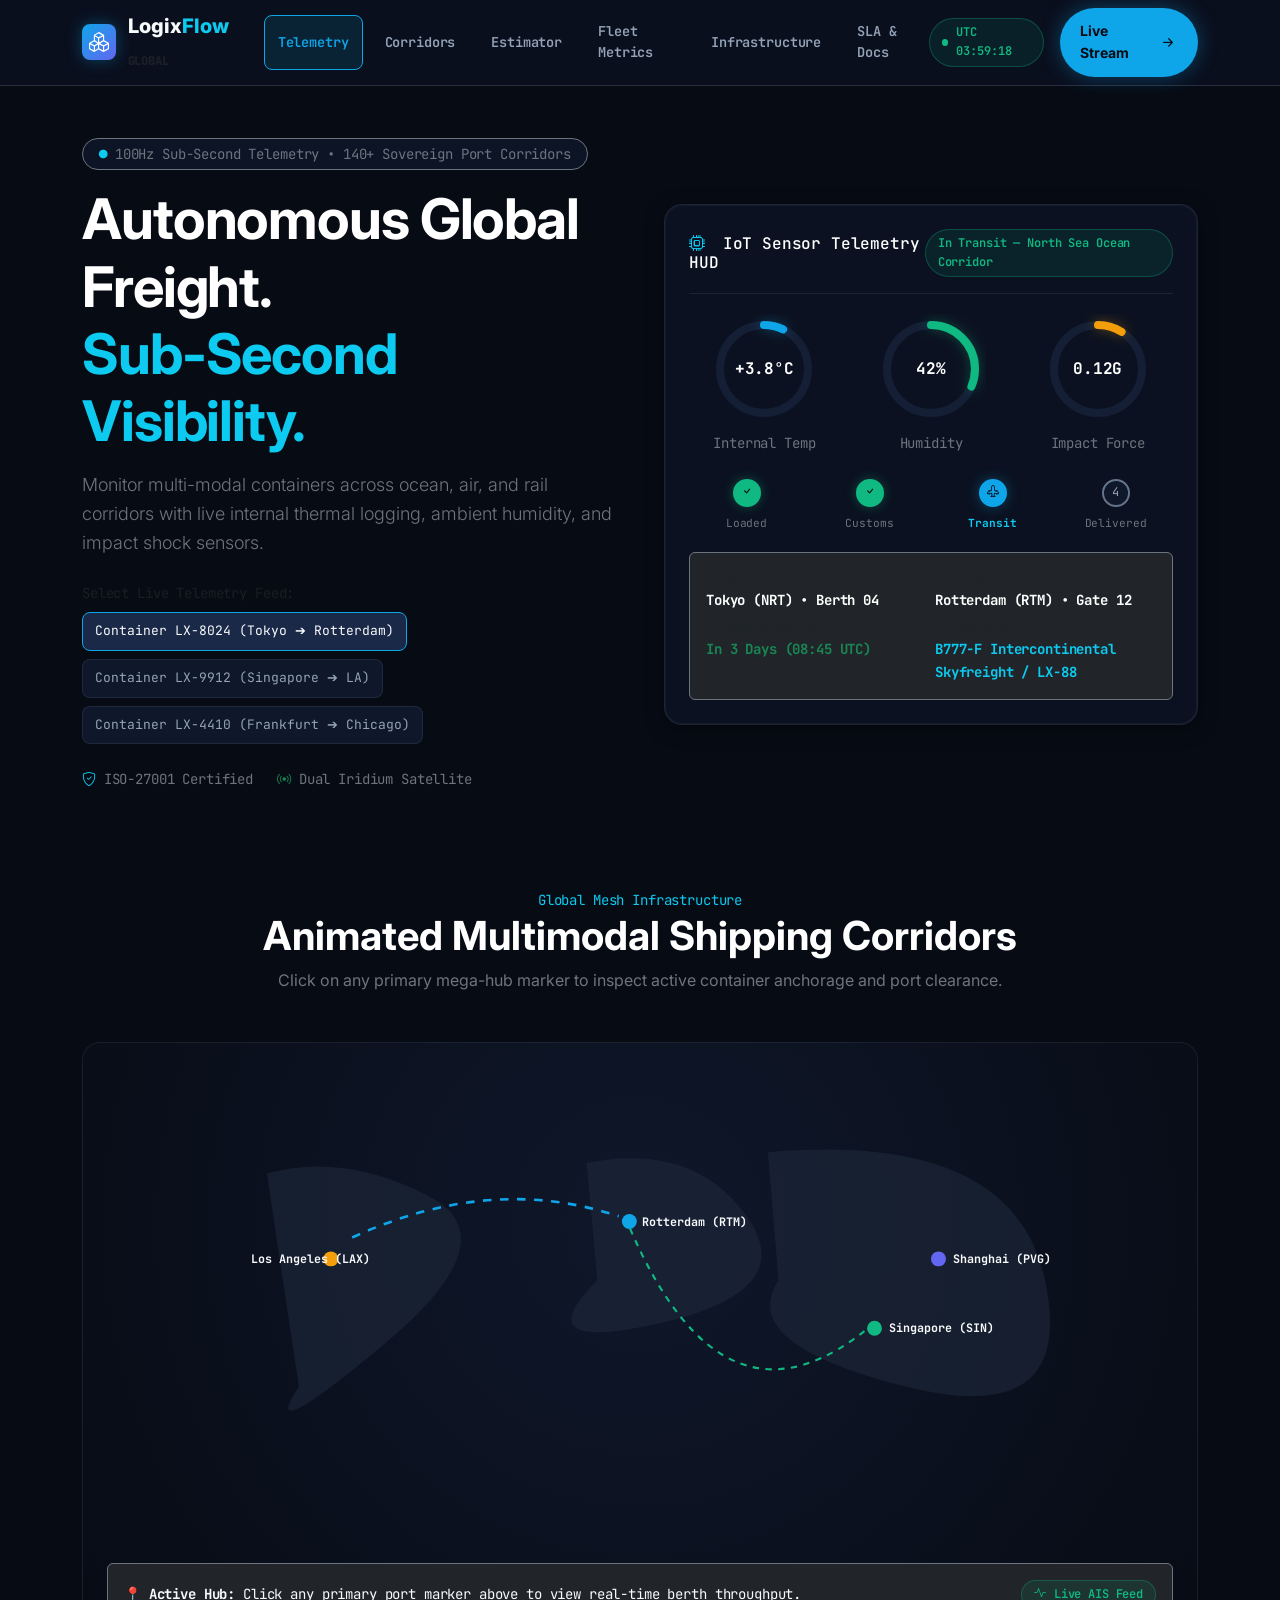
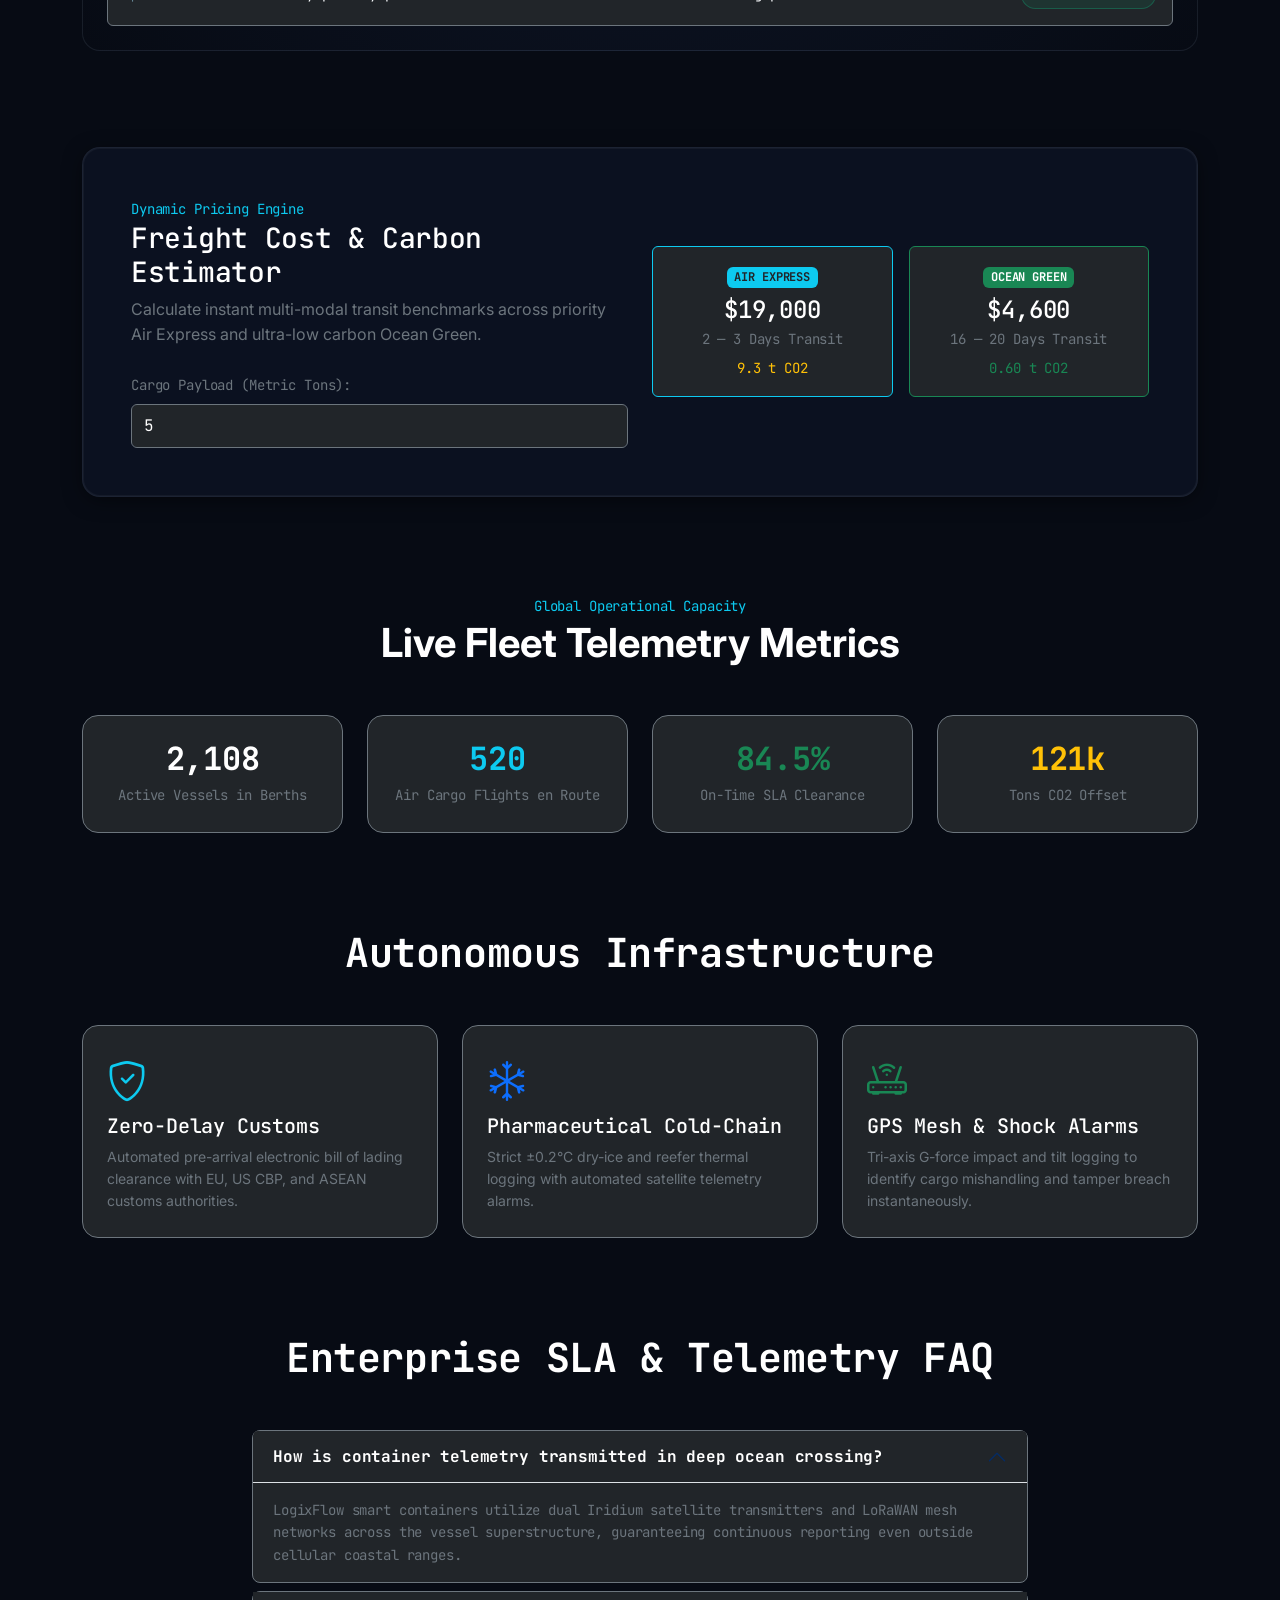
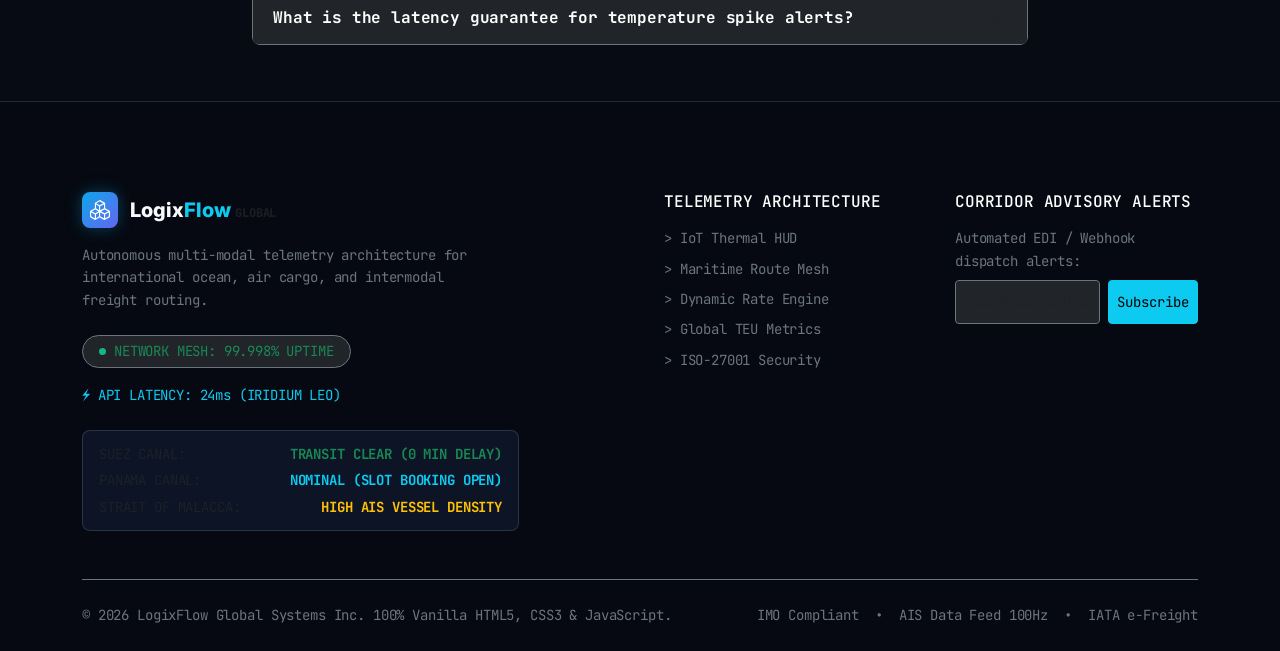
<file: Logistics-LogixFlow/index.html>
<!DOCTYPE html>
<html lang="en">
<head>
  <meta charset="UTF-8">
  <meta name="viewport" content="width=device-width, initial-scale=1.0">
  <title>LogixFlow Global — Autonomous Freight Telemetry & IoT Logistics Command</title>
  <meta name="description" content="Autonomous multi-modal logistics platform featuring real-time SVG radial IoT sensor gauges, animated global transit corridors, and sub-second fleet visibility.">

  <!-- Performance Preconnect & Typography -->
  <link rel="preconnect" href="https://fonts.googleapis.com">
  <link rel="preconnect" href="https://fonts.gstatic.com" crossorigin>
  <link href="https://fonts.googleapis.com/css2?family=Inter:wght@400;500;600;700;800&family=JetBrains+Mono:wght@500;700&display=swap" rel="stylesheet">

  <!-- Core Grid Framework & Icons -->
  <link href="https://cdn.jsdelivr.net/npm/bootstrap@5.3.2/dist/css/bootstrap.min.css" rel="stylesheet">
  <link rel="stylesheet" href="https://cdn.jsdelivr.net/npm/bootstrap-icons@1.11.3/font/bootstrap-icons.min.css">
  <link rel="stylesheet" href="css/style.css">
</head>
<body>

  <!-- ==========================================================================
       1. Industrial Terminal Navbar with Monospace Sliding Indicator & Mobile Drawer
       ========================================================================== -->
  <header>
    <nav class="navbar-logix-terminal" aria-label="Command Navigation">
      <div class="container d-flex justify-content-between align-items-center">
        <a href="#hero" class="terminal-brand">
          <div class="terminal-icon-box">
            <i class="bi bi-boxes fs-5"></i>
          </div>
          <span>Logix<span class="text-info">Flow</span> <small class="text-muted font-mono" style="font-size: 0.75rem;">GLOBAL</small></span>
        </a>

        <div class="terminal-nav-wrapper d-none d-lg-flex">
          <div class="terminal-sliding-indicator" id="terminalSlidingIndicator"></div>
          <ul class="terminal-nav-links" id="terminalNavLinks">
            <li><a href="#telemetry-gauges" class="terminal-nav-link font-mono active">Telemetry</a></li>
            <li><a href="#network" class="terminal-nav-link font-mono">Corridors</a></li>
            <li><a href="#estimator" class="terminal-nav-link font-mono">Estimator</a></li>
            <li><a href="#fleet" class="terminal-nav-link font-mono">Fleet Metrics</a></li>
            <li><a href="#capabilities" class="terminal-nav-link font-mono">Infrastructure</a></li>
            <li><a href="#faq" class="terminal-nav-link font-mono">SLA & Docs</a></li>
          </ul>
        </div>

        <div class="d-flex align-items-center gap-3">
          <div class="status-pill-gps d-none d-sm-inline-flex font-mono" id="utcLiveClockPill">
            <span class="ping-indicator-dot"></span>
            <span id="navUtcTime">UTC 00:00:00</span>
          </div>
          <a href="#telemetry-gauges" class="btn-terminal-primary d-none d-sm-inline-flex">
            <span>Live Stream</span>
            <i class="bi bi-arrow-right-short fs-5"></i>
          </a>
          <button class="mobile-logix-toggle d-lg-none" id="mobileLogixToggle" aria-label="Open command drawer" aria-expanded="false" aria-controls="mobileDrawerLogix">
            <i class="bi bi-list fs-4"></i>
          </button>
        </div>
      </div>
    </nav>

    <!-- Mobile Command Drawer -->
    <div class="mobile-drawer-logix" id="mobileDrawerLogix" role="dialog" aria-modal="true" aria-label="Command Navigation Drawer">
      <div class="d-flex justify-content-between align-items-center">
        <a href="#hero" class="terminal-brand">
          <div class="terminal-icon-box">
            <i class="bi bi-boxes fs-5"></i>
          </div>
          <span>Logix<span class="text-info">Flow</span></span>
        </a>
        <button class="mobile-logix-toggle" id="mobileLogixClose" aria-label="Close command drawer">
          <i class="bi bi-x-lg fs-5"></i>
        </button>
      </div>

      <ul class="mobile-drawer-logix-links">
        <li><a href="#telemetry-gauges">> 01. IOT TELEMETRY HUD</a></li>
        <li><a href="#network">> 02. GLOBAL CORRIDORS MAP</a></li>
        <li><a href="#estimator">> 03. FREIGHT COST ESTIMATOR</a></li>
        <li><a href="#fleet">> 04. FLEET METRICS RADAR</a></li>
        <li><a href="#capabilities">> 05. INFRASTRUCTURE & SLA</a></li>
        <li><a href="#faq">> 06. COMPLIANCE & API DOCS</a></li>
      </ul>

      <div class="d-flex flex-column gap-2 font-mono">
        <a href="#telemetry-gauges" class="btn-terminal-primary justify-content-center py-3">
          <span>CONNECT TELEMETRY FEED</span>
          <i class="bi bi-broadcast"></i>
        </a>
      </div>
    </div>
  </header>

  <main class="main-content-terminal">
    <!-- ==========================================================================
         2. Hero Section with Live IoT Sensor Telemetry HUD
         ========================================================================== -->
    <section class="py-5" id="hero">
      <div class="container">
        <div class="row align-items-center g-5">
          <div class="col-lg-6">
            <div class="d-inline-flex align-items-center gap-2 px-3 py-1 rounded-pill mb-3 border border-secondary font-mono small text-secondary" style="background: rgba(15, 23, 42, 0.8);">
              <span class="text-info">●</span>
              <span>100Hz Sub-Second Telemetry • 140+ Sovereign Port Corridors</span>
            </div>

            <h1 class="display-4 fw-bold text-white mb-3" style="letter-spacing: -0.02em;">
              Autonomous Global Freight. <br>
              <span class="text-info">Sub-Second Visibility.</span>
            </h1>

            <p class="lead text-secondary mb-4" style="font-size: 1.125rem;">
              Monitor multi-modal containers across ocean, air, and rail corridors with live internal thermal logging, ambient humidity, and impact shock sensors.
            </p>

            <!-- Container Preset Switcher -->
            <div class="mb-4">
              <label class="form-label font-mono text-muted small d-block mb-2">Select Live Telemetry Feed:</label>
              <div class="d-flex gap-2 flex-wrap">
                <button class="preset-chip-btn active" data-id="LX-8024">Container LX-8024 (Tokyo ➔ Rotterdam)</button>
                <button class="preset-chip-btn" data-id="LX-9912">Container LX-9912 (Singapore ➔ LA)</button>
                <button class="preset-chip-btn" data-id="LX-4410">Container LX-4410 (Frankfurt ➔ Chicago)</button>
              </div>
            </div>

            <div class="d-flex gap-4 font-mono small text-secondary">
              <span><i class="bi bi-shield-check text-info"></i> ISO-27001 Certified</span>
              <span><i class="bi bi-broadcast text-success"></i> Dual Iridium Satellite</span>
            </div>
          </div>

          <!-- Live SVG Radial Telemetry Gauges HUD Panel -->
          <div class="col-lg-6" id="telemetry-gauges">
            <div class="hud-panel">
              <div class="hud-header-bar">
                <span class="h6 font-mono text-white mb-0"><i class="bi bi-cpu text-info me-2"></i> IoT Sensor Telemetry HUD</span>
                <span class="status-pill-gps font-mono" id="telemetryStatusPill">In Transit — North Sea Ocean Corridor</span>
              </div>

              <!-- Radial Gauges Cluster -->
              <div class="gauge-cluster mb-4">
                <!-- Gauge 1: Reefer Temperature -->
                <div>
                  <div class="gauge-svg-container" role="meter" aria-label="Reefer Temperature" aria-valuenow="3.8" aria-valuemin="-40" aria-valuemax="40">
                    <svg width="110" height="110">
                      <circle class="gauge-bg-ring" cx="55" cy="55" r="44"/>
                      <circle class="gauge-active-ring temp" id="tempGaugeVal" cx="55" cy="55" r="44" style="stroke-dasharray: 276.46; stroke-dashoffset: 80;"/>
                    </svg>
                    <div class="position-absolute top-50 start-50 translate-middle">
                      <span class="fs-6 fw-bold font-mono text-white" id="tempGaugeText">+3.8°C</span>
                    </div>
                  </div>
                  <small class="d-block font-mono text-secondary mt-2">Internal Temp</small>
                </div>

                <!-- Gauge 2: Ambient Humidity -->
                <div>
                  <div class="gauge-svg-container" role="meter" aria-label="Ambient Humidity" aria-valuenow="42" aria-valuemin="0" aria-valuemax="100">
                    <svg width="110" height="110">
                      <circle class="gauge-bg-ring" cx="55" cy="55" r="44"/>
                      <circle class="gauge-active-ring humid" id="humidGaugeVal" cx="55" cy="55" r="44" style="stroke-dasharray: 276.46; stroke-dashoffset: 120;"/>
                    </svg>
                    <div class="position-absolute top-50 start-50 translate-middle">
                      <span class="fs-6 fw-bold font-mono text-white" id="humidGaugeText">42%</span>
                    </div>
                  </div>
                  <small class="d-block font-mono text-secondary mt-2">Humidity</small>
                </div>

                <!-- Gauge 3: G-Force Shock Sensor -->
                <div>
                  <div class="gauge-svg-container" role="meter" aria-label="Impact Shock" aria-valuenow="0.12" aria-valuemin="0" aria-valuemax="1.0">
                    <svg width="110" height="110">
                      <circle class="gauge-bg-ring" cx="55" cy="55" r="44"/>
                      <circle class="gauge-active-ring shock" id="shockGaugeVal" cx="55" cy="55" r="44" style="stroke-dasharray: 276.46; stroke-dashoffset: 210;"/>
                    </svg>
                    <div class="position-absolute top-50 start-50 translate-middle">
                      <span class="fs-6 fw-bold font-mono text-white" id="shockGaugeText">0.12G</span>
                    </div>
                  </div>
                  <small class="d-block font-mono text-secondary mt-2">Impact Force</small>
                </div>
              </div>

              <!-- Shipment Progress Stepper -->
              <div class="telemetry-stepper">
                <div class="stepper-node completed">
                  <div class="stepper-bullet"><i class="bi bi-check"></i></div>
                  <small class="d-block font-mono text-secondary" style="font-size: 0.7rem;">Loaded</small>
                </div>
                <div class="stepper-node completed">
                  <div class="stepper-bullet"><i class="bi bi-check"></i></div>
                  <small class="d-block font-mono text-secondary" style="font-size: 0.7rem;">Customs</small>
                </div>
                <div class="stepper-node active">
                  <div class="stepper-bullet"><i class="bi bi-airplane-engines"></i></div>
                  <small class="d-block font-mono text-info fw-bold" style="font-size: 0.7rem;">Transit</small>
                </div>
                <div class="stepper-node">
                  <div class="stepper-bullet">4</div>
                  <small class="d-block font-mono text-secondary" style="font-size: 0.7rem;">Delivered</small>
                </div>
              </div>

              <!-- Telemetry Metrics Stream -->
              <div class="p-3 bg-dark rounded border border-secondary font-mono small">
                <div class="row g-2">
                  <div class="col-6">
                    <span class="text-muted d-block" style="font-size: 0.75rem;">Origin Hub:</span>
                    <span class="text-white fw-bold" id="telemetryOriginText">Tokyo (NRT) • Berth 04</span>
                  </div>
                  <div class="col-6">
                    <span class="text-muted d-block" style="font-size: 0.75rem;">Destination Port:</span>
                    <span class="text-white fw-bold" id="telemetryDestText">Rotterdam (RTM) • Gate 12</span>
                  </div>
                  <div class="col-6 mt-2">
                    <span class="text-muted d-block" style="font-size: 0.75rem;">Estimated Arrival:</span>
                    <span class="text-success fw-bold" id="telemetryEtaText">In 3 Days (08:45 UTC)</span>
                  </div>
                  <div class="col-6 mt-2">
                    <span class="text-muted d-block" style="font-size: 0.75rem;">Assigned Vessel:</span>
                    <span class="text-info fw-bold" id="telemetryVesselText">B777-F Skyfreight / LX-88</span>
                  </div>
                </div>
              </div>
            </div>
          </div>
        </div>
      </div>
    </section>

    <!-- ==========================================================================
         3. Multimodal Shipping Corridors Vector Map
         ========================================================================== -->
    <section class="py-5" id="network">
      <div class="container">
        <div class="text-center mb-5">
          <span class="font-mono text-info small">Global Mesh Infrastructure</span>
          <h2 class="display-6 fw-bold text-white mb-2">Animated Multimodal Shipping Corridors</h2>
          <p class="text-secondary">Click on any primary mega-hub marker to inspect active container anchorage and port clearance.</p>
        </div>

        <div class="world-map-wrapper">
          <svg viewBox="0 0 1000 450" class="w-100 h-auto" xmlns="http://www.w3.org/2000/svg" aria-label="Interactive Global Routes Map">
            <!-- Vector Landmass Silhouettes -->
            <path d="M150 100 Q 220 80 300 120 T 260 260 T 180 300 Z" fill="#1E293B" opacity="0.6"/>
            <path d="M450 90 Q 550 70 600 140 T 520 240 T 460 200 Z" fill="#1E293B" opacity="0.6"/>
            <path d="M620 80 Q 850 60 880 200 T 750 300 T 630 200 Z" fill="#1E293B" opacity="0.6"/>

            <!-- Animated Route Corridors -->
            <path d="M 230 160 Q 360 100 480 140" fill="none" stroke="#0EA5E9" stroke-width="2.5" class="svg-route-line-primary"/>
            <path d="M 720 240 Q 580 360 490 150" fill="none" stroke="#10B981" stroke-width="2" class="svg-route-line-secondary"/>

            <!-- Mega-Hub Markers -->
            <g class="map-hub-marker" data-hub="rtm">
              <circle cx="490" cy="145" r="7" fill="#0EA5E9"/>
              <text x="502" y="149" fill="#F8FAFC" font-size="11" font-family="JetBrains Mono" font-weight="bold">Rotterdam (RTM)</text>
            </g>

            <g class="map-hub-marker" data-hub="sin">
              <circle cx="720" cy="245" r="7" fill="#10B981"/>
              <text x="734" y="249" fill="#F8FAFC" font-size="11" font-family="JetBrains Mono" font-weight="bold">Singapore (SIN)</text>
            </g>

            <g class="map-hub-marker" data-hub="lax">
              <circle cx="210" cy="180" r="7" fill="#F59E0B"/>
              <text x="135" y="184" fill="#F8FAFC" font-size="11" font-family="JetBrains Mono" font-weight="bold">Los Angeles (LAX)</text>
            </g>

            <g class="map-hub-marker" data-hub="pvg">
              <circle cx="780" cy="180" r="7" fill="#6366F1"/>
              <text x="794" y="184" fill="#F8FAFC" font-size="11" font-family="JetBrains Mono" font-weight="bold">Shanghai (PVG)</text>
            </g>
          </svg>

          <div class="p-3 bg-dark rounded border border-secondary mt-3 d-flex justify-content-between align-items-center font-mono small">
            <div id="mapHubBannerText">
              <strong>📍 Active Hub:</strong> Click any primary port marker above to view real-time berth throughput.
            </div>
            <span class="status-pill-gps"><i class="bi bi-activity"></i> Live AIS Feed</span>
          </div>
        </div>
      </div>
    </section>

    <!-- ==========================================================================
         4. Freight Transit & Carbon Estimator
         ========================================================================== -->
    <section class="py-5" id="estimator">
      <div class="container">
        <div class="hud-panel p-4 p-md-5">
          <div class="row align-items-center g-4">
            <div class="col-lg-6">
              <span class="font-mono text-info small">Dynamic Pricing Engine</span>
              <h2 class="h3 font-mono text-white mb-2">Freight Cost & Carbon Estimator</h2>
              <p class="text-secondary mb-4">Calculate instant multi-modal transit benchmarks across priority Air Express and ultra-low carbon Ocean Green.</p>

              <label class="form-label font-mono text-secondary small" for="cargoWeightInput">Cargo Payload (Metric Tons):</label>
              <input type="number" id="cargoWeightInput" class="form-control bg-dark text-white border-secondary font-mono" value="5" min="1" max="50">
            </div>

            <div class="col-lg-6">
              <div class="row g-3">
                <div class="col-6">
                  <div class="p-3 bg-dark border border-info rounded text-center">
                    <span class="badge bg-info text-dark font-mono mb-2">AIR EXPRESS</span>
                    <h3 class="h4 font-mono text-white mb-0" id="airCostOutput">$19,000</h3>
                    <small class="text-secondary font-mono d-block my-1">2 — 3 Days Transit</small>
                    <small class="text-warning font-mono" id="airCo2Output">9.3 t CO2</small>
                  </div>
                </div>
                <div class="col-6">
                  <div class="p-3 bg-dark border border-success rounded text-center">
                    <span class="badge bg-success font-mono mb-2">OCEAN GREEN</span>
                    <h3 class="h4 font-mono text-white mb-0" id="oceanCostOutput">$4,600</h3>
                    <small class="text-secondary font-mono d-block my-1">16 — 20 Days Transit</small>
                    <small class="text-success font-mono" id="oceanCo2Output">0.60 t CO2</small>
                  </div>
                </div>
              </div>
            </div>
          </div>
        </div>
      </div>
    </section>

    <!-- ==========================================================================
         5. Live AIS Global Fleet Telemetry Dashboard
         ========================================================================== -->
    <section class="py-5" id="fleet">
      <div class="container">
        <div class="text-center mb-5">
          <span class="font-mono text-info small">Global Operational Capacity</span>
          <h2 class="display-6 fw-bold text-white mb-2">Live Fleet Telemetry Metrics</h2>
        </div>

        <div class="row g-4 text-center">
          <div class="col-6 col-md-3">
            <div class="p-4 bg-dark border border-secondary rounded-4">
              <div class="h2 text-white font-mono fw-bold mb-1 telemetry-counter-num" data-target="2480">0</div>
              <small class="text-secondary font-mono">Active Vessels in Berths</small>
            </div>
          </div>
          <div class="col-6 col-md-3">
            <div class="p-4 bg-dark border border-secondary rounded-4">
              <div class="h2 text-info font-mono fw-bold mb-1 telemetry-counter-num" data-target="612">0</div>
              <small class="text-secondary font-mono">Air Cargo Flights en Route</small>
            </div>
          </div>
          <div class="col-6 col-md-3">
            <div class="p-4 bg-dark border border-secondary rounded-4">
              <div class="h2 text-success font-mono fw-bold mb-1 telemetry-counter-num" data-target="99.4" data-decimals="1" data-suffix="%">0</div>
              <small class="text-secondary font-mono">On-Time SLA Clearance</small>
            </div>
          </div>
          <div class="col-6 col-md-3">
            <div class="p-4 bg-dark border border-secondary rounded-4">
              <div class="h2 text-warning font-mono fw-bold mb-1 telemetry-counter-num" data-target="142" data-suffix="k">0</div>
              <small class="text-secondary font-mono">Tons CO2 Offset</small>
            </div>
          </div>
        </div>
      </div>
    </section>

    <!-- ==========================================================================
         6. Autonomous Capabilities Bento Grid
         ========================================================================== -->
    <section class="py-5" id="capabilities">
      <div class="container">
        <div class="text-center mb-5">
          <h2 class="display-6 fw-bold text-white mb-2 font-mono">Autonomous Infrastructure</h2>
        </div>

        <div class="row g-4">
          <div class="col-md-4">
            <div class="p-4 bg-dark border border-secondary rounded-4 h-100">
              <i class="bi bi-shield-check text-info fs-1 mb-2"></i>
              <h3 class="h5 text-white font-mono">Zero-Delay Customs</h3>
              <p class="small text-secondary mb-0">Automated pre-arrival electronic bill of lading clearance with EU, US CBP, and ASEAN customs authorities.</p>
            </div>
          </div>
          <div class="col-md-4">
            <div class="p-4 bg-dark border border-secondary rounded-4 h-100">
              <i class="bi bi-snow text-primary fs-1 mb-2"></i>
              <h3 class="h5 text-white font-mono">Pharmaceutical Cold-Chain</h3>
              <p class="small text-secondary mb-0">Strict ±0.2°C dry-ice and reefer thermal logging with automated satellite telemetry alarms.</p>
            </div>
          </div>
          <div class="col-md-4">
            <div class="p-4 bg-dark border border-secondary rounded-4 h-100">
              <i class="bi bi-router text-success fs-1 mb-2"></i>
              <h3 class="h5 text-white font-mono">GPS Mesh & Shock Alarms</h3>
              <p class="small text-secondary mb-0">Tri-axis G-force impact and tilt logging to identify cargo mishandling and tamper breach instantaneously.</p>
            </div>
          </div>
        </div>
      </div>
    </section>

    <!-- ==========================================================================
         7. Enterprise SLA & Documentation FAQ
         ========================================================================== -->
    <section class="py-5" id="faq">
      <div class="container" style="max-width: 800px;">
        <div class="text-center mb-5">
          <h2 class="display-6 fw-bold text-white mb-2 font-mono">Enterprise SLA & Telemetry FAQ</h2>
        </div>

        <div class="accordion" id="logixFaq">
          <div class="accordion-item bg-dark border border-secondary rounded-3 mb-2">
            <h3 class="accordion-header">
              <button class="accordion-button bg-dark text-white fw-bold font-mono" type="button" data-bs-toggle="collapse" data-bs-target="#lq1">
                How is container telemetry transmitted in deep ocean crossing?
              </button>
            </h3>
            <div id="lq1" class="accordion-collapse collapse show" data-bs-parent="#logixFaq">
              <div class="accordion-body text-secondary small font-mono">
                LogixFlow smart containers utilize dual Iridium satellite transmitters and LoRaWAN mesh networks across the vessel superstructure, guaranteeing continuous reporting even outside cellular coastal ranges.
              </div>
            </div>
          </div>

          <div class="accordion-item bg-dark border border-secondary rounded-3 mb-2">
            <h3 class="accordion-header">
              <button class="accordion-button collapsed bg-dark text-white fw-bold font-mono" type="button" data-bs-toggle="collapse" data-bs-target="#lq2">
                What is the latency guarantee for temperature spike alerts?
              </button>
            </h3>
            <div id="lq2" class="accordion-collapse collapse" data-bs-parent="#logixFaq">
              <div class="accordion-body text-secondary small font-mono">
                Whenever internal thermal sensors exceed programmed thresholds (e.g. +2°C to +8°C for biologics), emergency packets are dispatched over LEO satellite within 350 milliseconds to global dispatch hubs.
              </div>
            </div>
          </div>
        </div>
      </div>
    </section>
  </main>

  <!-- ==========================================================================
       8. Bespoke Asymmetric Mission Control Footer
       ========================================================================== -->
  <footer class="footer-editorial-logix">
    <div class="container">
      <div class="row g-5 mb-5 align-items-start">
        <div class="col-lg-5">
          <a href="#hero" class="terminal-brand mb-3 d-inline-flex">
            <div class="terminal-icon-box">
              <i class="bi bi-boxes fs-5"></i>
            </div>
            <span>Logix<span class="text-info">Flow</span> <small class="text-muted font-mono" style="font-size: 0.75rem;">GLOBAL</small></span>
          </a>
          <p class="text-secondary small mb-4 pe-lg-4 font-mono">
            Autonomous multi-modal telemetry architecture for international ocean, air cargo, and intermodal freight routing.
          </p>

          <div class="d-flex flex-wrap align-items-center gap-3 mb-4 font-mono">
            <div class="d-flex align-items-center gap-2 px-3 py-1 bg-dark border border-secondary rounded-pill text-success small">
              <span class="ping-indicator-dot"></span>
              <span>NETWORK MESH: 99.998% UPTIME</span>
            </div>
            <div class="text-info small" id="footerServerPing">
              ⚡ API LATENCY: 24ms (IRIDIUM LEO)
            </div>
          </div>

          <div class="footer-corridor-card font-mono small">
            <div class="d-flex justify-content-between text-muted mb-1">
              <span>SUEZ CANAL:</span>
              <strong class="text-success">TRANSIT CLEAR (0 MIN DELAY)</strong>
            </div>
            <div class="d-flex justify-content-between text-muted mb-1">
              <span>PANAMA CANAL:</span>
              <strong class="text-info">NOMINAL (SLOT BOOKING OPEN)</strong>
            </div>
            <div class="d-flex justify-content-between text-muted">
              <span>STRAIT OF MALACCA:</span>
              <strong class="text-warning">HIGH AIS VESSEL DENSITY</strong>
            </div>
          </div>
        </div>

        <div class="col-6 col-lg-3 offset-lg-1 font-mono">
          <h4 class="h6 text-white mb-3 text-uppercase">Telemetry Architecture</h4>
          <ul class="list-unstyled small d-flex flex-column gap-2 text-secondary">
            <li><a href="#telemetry-gauges" class="text-secondary text-decoration-none">> IoT Thermal HUD</a></li>
            <li><a href="#network" class="text-secondary text-decoration-none">> Maritime Route Mesh</a></li>
            <li><a href="#estimator" class="text-secondary text-decoration-none">> Dynamic Rate Engine</a></li>
            <li><a href="#fleet" class="text-secondary text-decoration-none">> Global TEU Metrics</a></li>
            <li><a href="#capabilities" class="text-secondary text-decoration-none">> ISO-27001 Security</a></li>
          </ul>
        </div>

        <div class="col-6 col-lg-3 font-mono">
          <h4 class="h6 text-white mb-3 text-uppercase">Corridor Advisory Alerts</h4>
          <p class="small text-secondary mb-2">Automated EDI / Webhook dispatch alerts:</p>
          <div class="d-flex gap-2">
            <input type="email" id="footerLogixEmail" class="form-control form-control-sm bg-dark text-white border-secondary font-mono" placeholder="dispatcher@carrier.com">
            <button class="btn btn-sm btn-info" id="footerLogixBtn">Subscribe</button>
          </div>
          <span class="text-info small font-mono mt-1 d-block" id="footerLogixStatus"></span>
        </div>
      </div>

      <div class="pt-4 border-top border-secondary d-flex flex-column flex-md-row justify-content-between align-items-center text-secondary small font-mono">
        <p class="mb-0">© 2026 LogixFlow Global Systems Inc. 100% Vanilla HTML5, CSS3 & JavaScript.</p>
        <div class="d-flex gap-3 mt-2 mt-md-0">
          <span>IMO Compliant</span>
          <span>•</span>
          <span>AIS Data Feed 100Hz</span>
          <span>•</span>
          <span>IATA e-Freight</span>
        </div>
      </div>
    </div>
  </footer>

  <script src="https://cdn.jsdelivr.net/npm/bootstrap@5.3.2/dist/js/bootstrap.bundle.min.js"></script>
  <script src="js/main.js"></script>
</body>
</html>
</file>
<file: Events-PulseWave/css/style.css>
/* ==========================================================================
   PulseWave Festival — Principal Cyberpunk Event Design System
   Architecture: High-Energy Neon Tokens, Optical Kerning, Strict 8pt Grid
   ========================================================================== */

:root {
  --bg-dark: #07080D;
  --bg-surface: #0E1118;
  --bg-surface-elevated: #151924;
  --bg-glass: rgba(14, 17, 24, 0.85);

  --primary-neon: #8B5CF6;
  --accent-orange: #FF6B00;
  --accent-cyan: #06B6D4;
  --accent-pink: #F43F5E;

  --gradient-fire: linear-gradient(135deg, #FF6B00 0%, #F43F5E 50%, #8B5CF6 100%);
  --glow-orange: 0 0 30px rgba(255, 107, 0, 0.45);
  --glow-neon: 0 0 30px rgba(139, 92, 246, 0.4);

  --text-primary: #FFFFFF;
  --text-secondary: #94A3B8;
  --text-muted: #64748B;

  --border-subtle: rgba(255, 255, 255, 0.1);
  --border-glow: rgba(255, 107, 0, 0.45);

  --space-1: 4px;
  --space-2: 8px;
  --space-3: 12px;
  --space-4: 16px;
  --space-5: 20px;
  --space-6: 24px;
  --space-8: 32px;

  --radius-sm: 8px;
  --radius-md: 16px;
  --radius-lg: 24px;
  --radius-pill: 9999px;

  --ease-smooth: cubic-bezier(0.16, 1, 0.3, 1);
  --ease-spring: cubic-bezier(0.34, 1.56, 0.64, 1);
}

*, *::before, *::after { box-sizing: border-box; margin: 0; padding: 0; }
html { scroll-behavior: smooth; font-size: 16px; background-color: var(--bg-dark); }

body {
  font-family: 'Space Grotesk', sans-serif;
  background-color: var(--bg-dark);
  color: var(--text-primary);
  line-height: 1.6;
  overflow-x: hidden;
  -webkit-font-smoothing: antialiased;
}

.font-display {
  font-family: 'Syne', sans-serif;
  font-weight: 800;
  letter-spacing: -0.03em;
}

.gradient-fire-text {
  background: var(--gradient-fire);
  -webkit-background-clip: text;
  -webkit-text-fill-color: transparent;
}

.main-content {
  padding-top: clamp(90px, 12vh, 130px);
}

.form-control, .form-select {
  font-size: 1rem;
  min-height: 44px;
}

/* Unique Cyber Floating Island Navbar */
.navbar-pulse {
  position: fixed; top: var(--space-4); left: 50%; transform: translateX(-50%);
  width: min(94%, 1240px); z-index: 1000;
  padding: var(--space-2) var(--space-5); background: var(--bg-glass);
  border: 1px solid var(--border-glow); border-radius: var(--radius-pill);
  backdrop-filter: blur(24px); -webkit-backdrop-filter: blur(24px);
  box-shadow: 0 10px 30px rgba(0,0,0,0.7), 0 0 20px rgba(255, 107, 0, 0.15);
  transition: all 0.3s var(--ease-smooth);
}

.navbar-pulse.scrolled {
  top: var(--space-2);
  background: rgba(10, 12, 18, 0.95);
  box-shadow: 0 15px 40px rgba(0,0,0,0.85), 0 0 30px rgba(255, 107, 0, 0.3);
}

.nav-pulse-wrapper {
  position: relative;
  display: flex;
  align-items: center;
}

.nav-laser-pill {
  position: absolute;
  top: 0;
  left: 0;
  height: 100%;
  border-radius: var(--radius-pill);
  background: linear-gradient(135deg, rgba(255, 107, 0, 0.25), rgba(139, 92, 246, 0.25));
  border: 1px solid rgba(255, 107, 0, 0.5);
  pointer-events: none;
  transition: all 0.3s cubic-bezier(0.34, 1.56, 0.64, 1);
  opacity: 0;
  z-index: 0;
}

.nav-links-pulse {
  position: relative;
  z-index: 1;
  display: flex;
  gap: var(--space-2);
  list-style: none;
  margin: 0;
  padding: 0;
}

.nav-links-pulse a {
  text-decoration: none;
  color: var(--text-secondary);
  font-size: 0.885rem;
  font-weight: 600;
  padding: 8px 16px;
  border-radius: var(--radius-pill);
  display: inline-block;
  transition: color 0.2s;
}

.nav-links-pulse a:hover,
.nav-links-pulse a.active {
  color: #fff;
  text-shadow: 0 0 10px rgba(255, 107, 0, 0.8);
}

.mobile-pulse-toggle {
  background: transparent;
  border: none;
  color: #fff;
  display: flex;
  align-items: center;
  justify-content: center;
  min-width: 44px;
  min-height: 44px;
  cursor: pointer;
}

/* Mobile Cyber Drawer */
.mobile-drawer-pulse {
  position: fixed;
  inset: 0;
  z-index: 2000;
  background: rgba(7, 8, 13, 0.96);
  backdrop-filter: blur(32px);
  -webkit-backdrop-filter: blur(32px);
  display: flex;
  flex-direction: column;
  justify-content: space-between;
  padding: calc(var(--space-6) + env(safe-area-inset-top, 0px)) var(--space-6) calc(var(--space-6) + env(safe-area-inset-bottom, 0px));
  opacity: 0;
  pointer-events: none;
  transform: translateY(-12px);
  transition: all 0.35s cubic-bezier(0.16, 1, 0.3, 1);
}

.mobile-drawer-pulse.is-open {
  opacity: 1;
  pointer-events: auto;
  transform: translateY(0);
}

.mobile-drawer-pulse-links {
  list-style: none;
  padding: 0;
  margin: var(--space-6) 0;
  display: flex;
  flex-direction: column;
  gap: var(--space-4);
}

.mobile-drawer-pulse-links a {
  text-decoration: none;
  color: #fff;
  font-family: 'Syne', sans-serif;
  font-size: 1.75rem;
  font-weight: 800;
  display: block;
  transition: color 0.2s, transform 0.2s;
}

.mobile-drawer-pulse-links a:hover {
  color: var(--accent-orange);
  transform: translateX(6px);
}

/* -----------------------------
   Asymmetric Festival Stage Footer
   ----------------------------- */
.footer-editorial-pulse {
  background: #030407;
  border-top: 1px solid var(--border-subtle);
  padding: clamp(60px, 8vw, 90px) 0 var(--space-6);
  position: relative;
}

.footer-db-meter {
  display: inline-flex;
  align-items: center;
  gap: var(--space-2);
  padding: 6px 14px;
  background: rgba(255, 107, 0, 0.12);
  border: 1px solid rgba(255, 107, 0, 0.4);
  border-radius: var(--radius-pill);
  font-size: 0.8rem;
  font-weight: 700;
  color: var(--accent-orange);
}

.btn-fire {
  background: var(--gradient-fire);
  color: #fff; font-weight: 700;
  min-height: 44px;
  padding: var(--space-2) var(--space-5); border-radius: var(--radius-pill);
  border: none; text-decoration: none; display: inline-flex; align-items: center; gap: var(--space-2);
  box-shadow: var(--glow-orange); transition: all 0.25s var(--ease-smooth);
  cursor: pointer;
}
.btn-fire:hover, .btn-fire:focus-visible {
  transform: translateY(-2px) scale(1.02); color: #fff;
  box-shadow: 0 0 45px rgba(255, 107, 0, 0.65); outline: none;
}

/* 2D Stage Sightline SVG */
.stage-map-svg {
  width: 100%; height: auto; border-radius: var(--radius-lg);
  background: radial-gradient(circle at center top, #1E1729 0%, #0D0F17 100%);
  border: 1px solid var(--border-subtle);
}

.stage-zone-sector {
  cursor: pointer;
  transition: fill 0.3s ease, filter 0.3s ease;
}
.stage-zone-sector:hover, .stage-zone-sector.active {
  fill-opacity: 0.85;
  filter: drop-shadow(0 0 14px rgba(255, 107, 0, 0.65));
}

/* Passbook Flip Card */
.passbook-flip-container {
  perspective: 1200px; width: 100%; max-width: 380px; margin: 0 auto;
}

.passbook-card {
  width: 100%; aspect-ratio: 0.65; border-radius: 24px;
  background: linear-gradient(145deg, #1C1528, #0B0D14);
  border: 2px solid var(--border-glow);
  box-shadow: 0 25px 60px rgba(0, 0, 0, 0.85), var(--glow-orange);
  padding: var(--space-6); display: flex; flex-direction: column; justify-content: space-between;
  position: relative; overflow: hidden; transform-style: preserve-3d;
  transition: transform 0.6s var(--ease-spring);
}
.passbook-card.flipped { transform: rotateY(180deg); }

.passbook-notch-left, .passbook-notch-right {
  position: absolute; top: 68%; width: 24px; height: 24px;
  background: var(--bg-dark); border-radius: 50%; z-index: 10;
}
.passbook-notch-left { left: -12px; }
.passbook-notch-right { right: -12px; }

.passbook-barcode {
  background: #fff; padding: var(--space-3); border-radius: 10px; text-align: center;
}
.barcode-lines {
  height: 40px;
  background: repeating-linear-gradient(90deg, #000 0px, #000 3px, transparent 3px, transparent 6px, #000 6px, #000 10px);
  width: 100%;
}
</file>
<file: Fintech-AuraPay/css/style.css>
:root {
  --bg-black: #05070B;
  --bg-card-dark: #0D111A;
  --bg-card-elevated: #151B28;
  
  --gold-primary: #D4AF37;
  --gold-gradient: linear-gradient(135deg, #F6D365 0%, #FDA085 100%);

  --text-primary: #FFFFFF;
  --text-secondary: #94A3B8;
  --text-muted: #64748B;

  --border-glass: rgba(255, 255, 255, 0.08);
  --border-gold: rgba(212, 175, 55, 0.4);

  --space-1: 4px;
  --space-2: 8px;
  --space-3: 12px;
  --space-4: 16px;
  --space-5: 20px;
  --space-6: 24px;
  --space-8: 32px;

  --radius-sm: 8px;
  --radius-md: 16px;
  --radius-lg: 24px;
  --radius-pill: 9999px;

  --ease-smooth: cubic-bezier(0.16, 1, 0.3, 1);
  --ease-spring: cubic-bezier(0.34, 1.56, 0.64, 1);
}

*, *::before, *::after {
  box-sizing: border-box;
  margin: 0;
  padding: 0;
}

html {
  scroll-behavior: smooth;
  font-size: 16px;
  background-color: var(--bg-black);
}

body {
  font-family: 'Space Grotesk', -apple-system, BlinkMacSystemFont, 'Segoe UI', Roboto, sans-serif;
  background-color: var(--bg-black);
  color: var(--text-primary);
  line-height: 1.6;
  -webkit-font-smoothing: antialiased;
}

.font-mono {
  font-family: 'JetBrains Mono', monospace;
}

.main-content {
  padding-top: clamp(90px, 12vh, 130px);
}

.hero-display-title {
  letter-spacing: -0.025em;
  font-size: clamp(2.2rem, 5vw, 3.5rem);
  line-height: 1.15;
}

.container-narrow {
  max-width: 800px;
  margin-inline: auto;
}

/* -----------------------------
   Obsidian Floating Island Navbar & Mobile Curtain Drawer
   ----------------------------- */
.navbar-aurapay {
  position: fixed;
  top: var(--space-4);
  left: 50%;
  transform: translateX(-50%);
  width: min(92%, 1180px);
  z-index: 1000;
  padding: var(--space-2) var(--space-5);
  background: rgba(13, 17, 26, 0.88);
  border: 1px solid var(--border-gold);
  border-radius: var(--radius-pill);
  backdrop-filter: blur(24px);
  -webkit-backdrop-filter: blur(24px);
  box-shadow: 0 10px 30px rgba(0, 0, 0, 0.7), 0 0 20px rgba(212, 175, 55, 0.15);
  transition: all 0.3s var(--ease-smooth);
}

.navbar-aurapay.scrolled {
  top: var(--space-2);
  background: rgba(7, 10, 16, 0.96);
  box-shadow: 0 15px 45px rgba(0, 0, 0, 0.9), 0 0 30px rgba(212, 175, 55, 0.25);
}

.nav-aura-wrapper {
  position: relative;
  display: flex;
  align-items: center;
}

.nav-gold-sliding-pill {
  position: absolute;
  top: 0;
  left: 0;
  height: 100%;
  border-radius: var(--radius-pill);
  background: rgba(212, 175, 55, 0.15);
  border: 1px solid rgba(212, 175, 55, 0.4);
  pointer-events: none;
  transition: all 0.25s cubic-bezier(0.34, 1.56, 0.64, 1);
  opacity: 0;
  z-index: 0;
}

.nav-links-aurapay {
  position: relative;
  z-index: 1;
  display: flex;
  gap: var(--space-2);
  list-style: none;
  margin: 0;
  padding: 0;
}

.nav-links-aurapay a {
  text-decoration: none;
  color: var(--text-secondary);
  font-size: 0.885rem;
  font-weight: 600;
  padding: 8px 16px;
  border-radius: var(--radius-pill);
  display: inline-block;
  transition: color 0.2s;
}

.nav-links-aurapay a:hover,
.nav-links-aurapay a.active {
  color: #fff;
  text-shadow: 0 0 12px rgba(212, 175, 55, 0.6);
}

.mobile-aura-toggle {
  background: transparent;
  border: 1px solid var(--border-gold);
  border-radius: var(--radius-pill);
  color: #fff;
  display: flex;
  align-items: center;
  justify-content: center;
  min-width: 44px;
  min-height: 44px;
  cursor: pointer;
}

/* Mobile Luxury Curtain Drawer */
.mobile-drawer-aurapay {
  position: fixed;
  inset: 0;
  z-index: 2000;
  background: rgba(5, 7, 11, 0.98);
  backdrop-filter: blur(32px);
  -webkit-backdrop-filter: blur(32px);
  display: flex;
  flex-direction: column;
  justify-content: space-between;
  padding: calc(var(--space-6) + env(safe-area-inset-top, 0px)) var(--space-6) calc(var(--space-6) + env(safe-area-inset-bottom, 0px));
  opacity: 0;
  pointer-events: none;
  transform: translateY(-12px);
  transition: all 0.35s cubic-bezier(0.16, 1, 0.3, 1);
}

.mobile-drawer-aurapay.is-open {
  opacity: 1;
  pointer-events: auto;
  transform: translateY(0);
}

.mobile-drawer-aurapay-links {
  list-style: none;
  padding: 0;
  margin: var(--space-6) 0;
  display: flex;
  flex-direction: column;
  gap: var(--space-4);
}

.mobile-drawer-aurapay-links a {
  text-decoration: none;
  color: #fff;
  font-family: 'Space Grotesk', sans-serif;
  font-size: 1.5rem;
  font-weight: 700;
  display: block;
  transition: color 0.2s, transform 0.2s;
}

.mobile-drawer-aurapay-links a:hover {
  color: var(--gold-primary);
  transform: translateX(6px);
}

/* -----------------------------
   Asymmetric Private Wealth Footer
   ----------------------------- */
.footer-editorial-aurapay {
  background: #040508;
  border-top: 1px solid rgba(255, 255, 255, 0.08);
  padding: clamp(60px, 8vw, 90px) 0 var(--space-6);
  position: relative;
}

.footer-market-ticker {
  display: inline-flex;
  align-items: center;
  gap: var(--space-2);
  padding: 6px 14px;
  background: rgba(212, 175, 55, 0.1);
  border: 1px solid rgba(212, 175, 55, 0.3);
  border-radius: var(--radius-pill);
  font-size: 0.8rem;
  font-weight: 700;
  color: var(--gold-primary);
}

.card-3d-scene {
  perspective: 1200px;
  width: 100%;
  max-width: 440px;
  margin: 0 auto;
}

.metal-card-flipper {
  position: relative;
  width: 100%;
  aspect-ratio: 1.586;
  transform-style: preserve-3d;
  transition: transform 0.6s var(--ease-spring);
}

.metal-card-flipper.is-flipped {
  transform: rotateY(180deg);
}

.metal-card-container {
  position: absolute;
  inset: 0;
  border-radius: 20px;
  background: linear-gradient(145deg, #181F2C 0%, #080A0F 100%);
  border: 1px solid rgba(255, 255, 255, 0.15);
  box-shadow: 0 30px 60px -15px rgba(0, 0, 0, 0.85), 0 0 40px rgba(139, 92, 246, 0.15);
  padding: clamp(var(--space-4), 4vw, var(--space-6));
  display: flex;
  flex-direction: column;
  justify-content: space-between;
  overflow: hidden;
  backface-visibility: hidden;
  transition: background 0.5s var(--ease-smooth), border-color 0.5s var(--ease-smooth);
  cursor: grab;
}

.card-layer-content {
  position: relative;
  z-index: 2;
}

.card-holder-name {
  max-width: 220px;
  overflow: hidden;
  text-overflow: ellipsis;
  white-space: nowrap;
}

.card-sub-label {
  font-size: 0.65rem;
  letter-spacing: 0.05em;
  text-transform: uppercase;
}

.metal-card-back {
  transform: rotateY(180deg);
  padding: 0;
  display: flex;
  flex-direction: column;
  justify-content: space-between;
}

.card-mag-stripe {
  width: 100%;
  height: clamp(32px, 8vw, 42px);
  background: #0A0C10;
  margin-top: var(--space-5);
  border-top: 1px solid rgba(255, 255, 255, 0.1);
  border-bottom: 1px solid rgba(255, 255, 255, 0.1);
}

.card-signature-band {
  background: #E2E8F0;
  height: 32px;
  border-radius: 4px;
  margin-inline: var(--space-6);
  display: flex;
  align-items: center;
  justify-content: flex-end;
  padding-inline: var(--space-3);
}

.card-cvv-text {
  font-family: 'JetBrains Mono', monospace;
  font-weight: bold;
  color: #000;
  font-size: 0.9rem;
}

.metal-card-container.material-gold {
  background: linear-gradient(145deg, #423512 0%, #171205 100%);
  border-color: rgba(212, 175, 55, 0.5);
  box-shadow: 0 30px 60px -15px rgba(0, 0, 0, 0.85), 0 0 40px rgba(212, 175, 55, 0.3);
}

.metal-card-container.material-platinum {
  background: linear-gradient(145deg, #334155 0%, #0F172A 100%);
  border-color: rgba(226, 232, 240, 0.5);
  box-shadow: 0 30px 60px -15px rgba(0, 0, 0, 0.85), 0 0 40px rgba(148, 163, 184, 0.25);
}

.metal-card-container.material-titanium {
  background: linear-gradient(145deg, #1E293B 0%, #090D16 100%);
  border-color: rgba(99, 102, 241, 0.4);
  box-shadow: 0 30px 60px -15px rgba(0, 0, 0, 0.85), 0 0 40px rgba(99, 102, 241, 0.25);
}

.card-glare {
  position: absolute;
  inset: 0;
  pointer-events: none;
  background: linear-gradient(125deg, rgba(255, 255, 255, 0.3) 0%, transparent 60%);
  opacity: 0.6;
}

.chip-smart {
  width: 45px;
  height: 35px;
  border-radius: 6px;
  background: linear-gradient(135deg, #ECC94B, #D69E2E);
}

.card-number-display {
  font-family: 'Space Grotesk', monospace;
  font-size: clamp(1rem, 3.5vw, 1.35rem);
  letter-spacing: 0.15em;
  color: #fff;
}

.gold-btn {
  background: var(--gold-gradient);
  color: #000;
  font-weight: 700;
  min-height: 44px;
  padding: var(--space-2) var(--space-5);
  border-radius: var(--radius-pill);
  border: none;
  text-decoration: none;
  display: inline-flex;
  align-items: center;
  gap: var(--space-2);
  transition: all 0.25s var(--ease-smooth);
  cursor: pointer;
}

.gold-btn:hover {
  transform: translateY(-2px);
  box-shadow: 0 8px 25px rgba(246, 211, 101, 0.45);
  color: #000;
}

.form-control, .form-select {
  font-size: 1rem;
  min-height: 44px;
}

.material-pill-btn {
  min-height: 38px;
  padding-inline: 14px;
}

@media (max-width: 576px) {
  .navbar-aurapay {
    width: 95%;
    padding: var(--space-2) var(--space-4);
  }
}
</file>
<file: Health-AuraCalm/css/style.css>
:root {
  --bg-primary: #F8FAFC;
  --bg-mesh-1: rgba(224, 231, 255, 0.45);
  --bg-mesh-2: rgba(241, 245, 249, 0.7);
  --bg-mesh-3: rgba(209, 250, 229, 0.4);

  --glass-bg: rgba(255, 255, 255, 0.78);
  --glass-bg-hover: rgba(255, 255, 255, 0.94);
  --glass-border: rgba(255, 255, 255, 0.65);
  --glass-border-subtle: rgba(226, 232, 240, 0.8);
  --glass-shadow: 0 10px 30px -5px rgba(15, 23, 42, 0.04), 0 2px 6px -1px rgba(15, 23, 42, 0.02);
  --glass-shadow-hover: 0 20px 35px -8px rgba(15, 23, 42, 0.08), 0 4px 10px -2px rgba(15, 23, 42, 0.04);

  --primary: #0F172A;
  --primary-accent: #6366F1;
  --accent-sage: #10B981;
  --accent-rose: #F43F5E;
  --accent-amber: #F59E0B;

  --text-primary: #0F172A;
  --text-secondary: #475569;
  --text-muted: #64748B;

  --radius-sm: 10px;
  --radius-md: 16px;
  --radius-lg: 24px;
  --radius-pill: 9999px;
  --ease-smooth: cubic-bezier(0.16, 1, 0.3, 1);
  --ease-spring: cubic-bezier(0.34, 1.56, 0.64, 1);
}

/* -----------------------------
   Circadian Themes
   ----------------------------- */
body.circadian-dawn {
  --bg-primary: #FAF8F5;
  --bg-mesh-1: rgba(254, 215, 170, 0.45);
  --bg-mesh-2: rgba(224, 231, 255, 0.4);
  --bg-mesh-3: rgba(254, 205, 211, 0.35);
  --text-primary: #0F172A;
  --text-secondary: #475569;
  --text-muted: #64748B;
  --primary-accent: #EA580C;
}

body.circadian-noon {
  --bg-primary: #F0F9FF;
  --bg-mesh-1: rgba(254, 240, 138, 0.45);
  --bg-mesh-2: rgba(186, 230, 253, 0.5);
  --bg-mesh-3: rgba(209, 250, 229, 0.45);
  --text-primary: #0F172A;
  --text-secondary: #334155;
  --text-muted: #64748B;
  --primary-accent: #0284C7;
}

body.circadian-twilight {
  --bg-primary: #FAF5FF;
  --bg-mesh-1: rgba(244, 114, 182, 0.4);
  --bg-mesh-2: rgba(233, 213, 255, 0.5);
  --bg-mesh-3: rgba(192, 132, 252, 0.35);
  --text-primary: #1E1B4B;
  --text-secondary: #475569;
  --text-muted: #6B7280;
  --primary-accent: #9333EA;
}

body.circadian-midnight {
  --bg-primary: #070B14;
  --bg-mesh-1: rgba(99, 102, 241, 0.32);
  --bg-mesh-2: rgba(147, 51, 234, 0.25);
  --bg-mesh-3: rgba(16, 185, 129, 0.18);

  --glass-bg: rgba(15, 23, 42, 0.8);
  --glass-bg-hover: rgba(22, 33, 58, 0.92);
  --glass-border: rgba(255, 255, 255, 0.14);
  --glass-border-subtle: rgba(255, 255, 255, 0.09);
  --glass-shadow: 0 15px 35px -5px rgba(0, 0, 0, 0.5), 0 0 1px 1px rgba(255, 255, 255, 0.08) inset;
  --glass-shadow-hover: 0 25px 50px -10px rgba(0, 0, 0, 0.7), 0 0 15px rgba(129, 140, 248, 0.2);

  --text-primary: #F8FAFC;
  --text-secondary: #CBD5E1;
  --text-muted: #94A3B8;
  --primary: #818CF8;
  --primary-accent: #818CF8;
}

*, *::before, *::after {
  box-sizing: border-box;
  margin: 0;
  padding: 0;
}

html {
  scroll-behavior: smooth;
  font-size: 16px;
  overflow-x: hidden;
}

body {
  font-family: 'Plus Jakarta Sans', -apple-system, BlinkMacSystemFont, sans-serif;
  background-color: var(--bg-primary);
  color: var(--text-primary);
  line-height: 1.65;
  transition: background-color 0.8s ease, color 0.6s ease;
  position: relative;
  overflow-x: hidden;
  width: 100%;
}

/* -----------------------------
   Ambient Background & Canvas
   ----------------------------- */
.ambient-mesh {
  position: fixed;
  top: 0;
  left: 0;
  width: 100vw;
  height: 100vh;
  z-index: -3;
  pointer-events: none;
  filter: blur(85px);
  opacity: 0.88;
  transition: opacity 0.8s ease;
}

.circadian-canvas {
  position: fixed;
  top: 0;
  left: 0;
  width: 100vw;
  height: 100vh;
  z-index: -2;
  pointer-events: none;
  opacity: 1;
  transition: opacity 0.8s ease;
}

.mesh-blob {
  position: absolute;
  border-radius: 50%;
  animation: blobMorph 16s ease-in-out infinite alternate;
  transition: background 0.8s ease;
}

.mesh-blob-1 {
  top: -12%;
  left: 8%;
  width: min(50vw, 650px);
  height: min(50vw, 650px);
  background: radial-gradient(circle, var(--bg-mesh-1) 0%, transparent 70%);
  animation-duration: 18s;
}

.mesh-blob-2 {
  top: 38%;
  right: -8%;
  width: min(45vw, 600px);
  height: min(45vw, 600px);
  background: radial-gradient(circle, var(--bg-mesh-2) 0%, transparent 70%);
  animation-duration: 22s;
  animation-delay: -4s;
}

.mesh-blob-3 {
  bottom: -12%;
  left: 20%;
  width: min(55vw, 700px);
  height: min(55vw, 700px);
  background: radial-gradient(circle, var(--bg-mesh-3) 0%, transparent 70%);
  animation-duration: 26s;
  animation-delay: -8s;
}

@keyframes blobMorph {
  0% { transform: translate(0px, 0px) scale(1); }
  50% { transform: translate(25px, -30px) scale(1.08); }
  100% { transform: translate(-20px, 20px) scale(0.95); }
}

/* -----------------------------
   Typography (Cormorant Garamond)
   ----------------------------- */
.serif-heading {
  font-family: 'Cormorant Garamond', Georgia, serif;
  font-weight: 600;
  letter-spacing: -0.015em;
  line-height: 1.15;
}

.font-mono {
  font-family: 'JetBrains Mono', monospace;
}

.gradient-text {
  background: linear-gradient(135deg, #0F172A 0%, #4338CA 50%, #6366F1 100%);
  -webkit-background-clip: text;
  -webkit-text-fill-color: transparent;
}

/* -----------------------------
   Glassmorphic Elevation & Scroll Reveal
   ----------------------------- */
.glass-card {
  background: var(--glass-bg);
  border: 1px solid var(--glass-border);
  border-radius: var(--radius-lg);
  box-shadow: var(--glass-shadow);
  backdrop-filter: blur(20px);
  -webkit-backdrop-filter: blur(20px);
  transition: all var(--ease-smooth) 0.35s;
  position: relative;
}

.glass-card:hover {
  background: var(--glass-bg-hover);
  box-shadow: var(--glass-shadow-hover);
  transform: translateY(-3px);
}

.reveal-on-scroll {
  opacity: 0;
  transform: translateY(24px);
  transition: opacity 0.8s var(--ease-smooth), transform 0.8s var(--ease-smooth);
  will-change: opacity, transform;
}

.reveal-on-scroll.is-revealed {
  opacity: 1;
  transform: translateY(0);
}

.eyebrow-label {
  font-size: 0.75rem;
  font-weight: 600;
  text-transform: uppercase;
  letter-spacing: 0.08em;
  color: var(--text-muted);
  margin-bottom: 0.75rem;
  display: inline-flex;
  align-items: center;
  gap: 0.5rem;
}

.section-rhythm {
  padding: clamp(4.5rem, 7vw, 7rem) 0;
}

.main-content {
  padding-top: clamp(80px, 10vh, 110px);
}

/* -----------------------------
   Buttons & Actions
   ----------------------------- */
.btn-solid-dark {
  background: #0F172A;
  color: #FFFFFF !important;
  border: 1px solid #0F172A;
  border-radius: var(--radius-pill);
  padding: 0.625rem 1.375rem;
  font-size: 0.875rem;
  font-weight: 600;
  display: inline-flex;
  align-items: center;
  gap: 0.5rem;
  text-decoration: none;
  transition: all 0.25s var(--ease-smooth);
  cursor: pointer;
  white-space: nowrap;
}

.btn-solid-dark:hover {
  background: #1E293B;
  border-color: #1E293B;
  transform: translateY(-1px);
  box-shadow: 0 4px 14px rgba(15, 23, 42, 0.18);
}

.btn-solid-dark:active {
  transform: translateY(0);
}

.btn-outline-pill {
  background: transparent;
  color: #334155;
  border: 1px solid #CBD5E1;
  border-radius: var(--radius-pill);
  padding: 0.625rem 1.375rem;
  font-size: 0.875rem;
  font-weight: 600;
  display: inline-flex;
  align-items: center;
  gap: 0.5rem;
  text-decoration: none;
  transition: all 0.2s ease;
  cursor: pointer;
  white-space: nowrap;
}

.btn-outline-pill:hover {
  border-color: #475569;
  color: #0F172A;
  background: rgba(241, 245, 249, 0.7);
}

/* -----------------------------
   Floating Pill Navbar
   ----------------------------- */
.navbar-floating-dock {
  position: fixed;
  top: 1rem;
  left: 50%;
  transform: translateX(-50%);
  width: min(94%, 1140px);
  z-index: 1000;
  padding: 0.625rem 1.25rem;
  background: var(--glass-bg);
  border: 1px solid var(--glass-border);
  border-radius: var(--radius-pill);
  backdrop-filter: blur(20px);
  -webkit-backdrop-filter: blur(20px);
  box-shadow: var(--glass-shadow);
  transition: all 0.3s var(--ease-smooth);
}

.navbar-floating-dock.scrolled {
  top: 0.5rem;
  background: var(--glass-bg-hover);
  box-shadow: var(--glass-shadow-hover);
}

.brand-aura {
  display: inline-flex;
  align-items: center;
  gap: 0.625rem;
  font-size: 1.15rem;
  font-weight: 700;
  color: var(--text-primary);
  text-decoration: none;
}

.brand-icon-aura {
  width: 32px;
  height: 32px;
  border-radius: 50%;
  background: #0F172A;
  color: #FFFFFF;
  display: flex;
  align-items: center;
  justify-content: center;
  font-size: 0.95rem;
  transition: all 0.3s ease;
}

.nav-links-wrapper {
  position: relative;
  display: flex;
  align-items: center;
}

.nav-sliding-pill {
  position: absolute;
  top: 0;
  left: 0;
  height: 100%;
  border-radius: var(--radius-pill);
  background: rgba(15, 23, 42, 0.06);
  pointer-events: none;
  transition: all 0.25s cubic-bezier(0.34, 1.56, 0.64, 1);
  opacity: 0;
  z-index: 0;
}

.nav-links-aura {
  position: relative;
  z-index: 1;
  display: flex;
  gap: 0.25rem;
  list-style: none;
  margin: 0;
  padding: 0;
}

.nav-links-aura a {
  text-decoration: none;
  color: var(--text-secondary);
  font-size: 0.875rem;
  font-weight: 600;
  padding: 0.5rem 1rem;
  border-radius: var(--radius-pill);
  display: inline-block;
  transition: color 0.2s;
}

.nav-links-aura a:hover,
.nav-links-aura a.active {
  color: var(--text-primary);
}

.navbar-audio-pill {
  display: none;
  align-items: center;
  gap: 0.375rem;
  background: rgba(16, 185, 129, 0.12);
  border: 1px solid rgba(16, 185, 129, 0.3);
  border-radius: var(--radius-pill);
  padding: 0.3rem 0.75rem;
  font-size: 0.75rem;
  font-weight: 700;
  color: #10B981;
}

.mobile-nav-toggle {
  background: transparent;
  border: none;
  font-size: 1.5rem;
  color: var(--text-primary);
  display: flex;
  align-items: center;
  justify-content: center;
  min-width: 44px;
  min-height: 44px;
  cursor: pointer;
}

.mobile-drawer-aura {
  position: fixed;
  inset: 0;
  z-index: 2000;
  background: var(--glass-bg-hover);
  backdrop-filter: blur(28px);
  -webkit-backdrop-filter: blur(28px);
  display: flex;
  flex-direction: column;
  justify-content: space-between;
  padding: calc(1.5rem + env(safe-area-inset-top, 0px)) 1.5rem calc(1.5rem + env(safe-area-inset-bottom, 0px));
  opacity: 0;
  pointer-events: none;
  transform: translateY(-12px);
  transition: all 0.35s var(--ease-smooth);
  max-height: 100vh;
  overflow-y: auto;
}

.mobile-drawer-aura.is-open {
  opacity: 1;
  pointer-events: auto;
  transform: translateY(0);
}

.mobile-drawer-links {
  list-style: none;
  padding: 0;
  margin: 1.5rem 0;
  display: flex;
  flex-direction: column;
  gap: 1.25rem;
}

.mobile-drawer-links a {
  text-decoration: none;
  color: var(--text-primary);
  font-family: 'Cormorant Garamond', Georgia, serif;
  font-size: 1.85rem;
  font-weight: 600;
  display: block;
  transition: color 0.2s, transform 0.2s;
}

.mobile-drawer-links a:hover {
  color: var(--primary-accent);
  transform: translateX(6px);
}

/* -----------------------------
   Hero & Breathing Orb
   ----------------------------- */
.circadian-pill-bar {
  background: var(--glass-bg);
  border: 1px solid var(--glass-border-subtle);
  border-radius: var(--radius-pill);
  padding: 0.25rem 0.5rem;
  display: inline-flex;
  gap: 0.25rem;
  align-items: center;
  backdrop-filter: blur(16px);
  flex-wrap: wrap;
  justify-content: center;
}

.circadian-btn {
  background: transparent;
  border: none;
  font-size: 0.8125rem;
  font-weight: 600;
  color: var(--text-muted);
  padding: 0.35rem 0.75rem;
  border-radius: var(--radius-pill);
  cursor: pointer;
  transition: all 0.2s ease;
  white-space: nowrap;
}

.circadian-btn.active {
  background: #0F172A;
  color: #FFFFFF;
  box-shadow: 0 2px 6px rgba(15, 23, 42, 0.15);
}

.breathing-orb-wrapper {
  position: relative;
  width: min(250px, 70vw);
  height: min(250px, 70vw);
  margin: 0 auto 1.5rem;
  display: flex;
  align-items: center;
  justify-content: center;
}

.radial-pulse-glow {
  position: absolute;
  inset: -15px;
  border-radius: 50%;
  background: radial-gradient(circle, rgba(99, 102, 241, 0.22) 0%, rgba(168, 85, 247, 0.12) 45%, transparent 70%);
  filter: blur(24px);
  transition: all 4s cubic-bezier(0.4, 0, 0.2, 1);
  pointer-events: none;
}

.radial-pulse-glow.inhale {
  transform: scale(1.3);
  background: radial-gradient(circle, rgba(99, 102, 241, 0.35) 0%, rgba(236, 72, 153, 0.2) 50%, transparent 75%);
}

.radial-pulse-glow.hold {
  transform: scale(1.3);
  background: radial-gradient(circle, rgba(168, 85, 247, 0.4) 0%, rgba(99, 102, 241, 0.25) 50%, transparent 75%);
}

.radial-pulse-glow.exhale {
  transform: scale(0.85);
  background: radial-gradient(circle, rgba(59, 130, 246, 0.18) 0%, rgba(99, 102, 241, 0.08) 45%, transparent 70%);
}

.morph-svg {
  position: absolute;
  top: 0;
  left: 0;
  width: 100%;
  height: 100%;
  filter: drop-shadow(0 4px 20px rgba(99, 102, 241, 0.3));
  transition: transform 4s cubic-bezier(0.4, 0, 0.2, 1);
}

.morph-svg.inhale { transform: scale(1.2); }
.morph-svg.hold { transform: scale(1.2) rotate(15deg); }
.morph-svg.exhale { transform: scale(0.85); }

.morph-blob-content {
  position: relative;
  z-index: 5;
  color: #FFFFFF;
  text-shadow: 0 2px 8px rgba(0, 0, 0, 0.2);
}

/* -----------------------------
   Segmented Controls
   ----------------------------- */
.segmented-control {
  display: inline-flex;
  padding: 4px;
  background: #F1F5F9;
  border-radius: 14px;
  border: 1px solid #E2E8F0;
  gap: 4px;
  flex-wrap: wrap;
  max-width: 100%;
  justify-content: center;
}

.segmented-control-btn {
  border: none;
  background: transparent;
  padding: 6px 14px;
  font-size: 0.8125rem;
  font-weight: 600;
  color: var(--text-muted);
  border-radius: 10px;
  cursor: pointer;
  transition: all 0.2s ease;
  white-space: nowrap;
}

.segmented-control-btn.active {
  background: #FFFFFF;
  color: #0F172A;
  box-shadow: 0 2px 6px rgba(15, 23, 42, 0.06);
}

/* -----------------------------
   Soundscape Cards & Waveforms
   ----------------------------- */
.soundscape-card {
  padding: 1.5rem;
  display: flex;
  flex-direction: column;
  justify-content: space-between;
}

.waveform-canvas {
  width: 100%;
  height: 38px;
  border-radius: var(--radius-sm);
  background: rgba(241, 245, 249, 0.7);
  margin-top: 0.5rem;
}

.volume-slider {
  -webkit-appearance: none;
  width: 100%;
  height: 6px;
  border-radius: 9999px;
  background: #E2E8F0;
  outline: none;
  margin: 0.75rem 0 0.5rem;
  cursor: pointer;
}

.volume-slider::-webkit-slider-thumb {
  -webkit-appearance: none;
  width: 16px;
  height: 16px;
  border-radius: 50%;
  background: #0F172A;
  border: 2px solid #FFFFFF;
  box-shadow: 0 2px 6px rgba(15, 23, 42, 0.2);
  cursor: pointer;
  transition: transform 0.15s ease;
}

.volume-slider::-webkit-slider-thumb:hover {
  transform: scale(1.2);
}

/* -----------------------------
   Binaural Synthesizer Stage
   ----------------------------- */
.binaural-synth-box {
  background: var(--glass-bg);
  border: 1px solid var(--glass-border);
  border-radius: var(--radius-lg);
  padding: 1.75rem;
  margin-top: 2rem;
}

.binaural-canvas {
  width: 100%;
  height: 70px;
  border-radius: 12px;
  background: rgba(15, 23, 42, 0.04);
}

/* -----------------------------
   Sleep Interactive Chips
   ----------------------------- */
.sleep-chip {
  padding: 1.25rem 1rem;
  border-radius: 16px;
  border: 1px solid var(--glass-border-subtle);
  background: var(--glass-bg);
  cursor: pointer;
  transition: all 0.25s var(--ease-smooth);
  text-align: center;
}

.sleep-chip:hover {
  border-color: #94A3B8;
  transform: translateY(-2px);
}

.sleep-chip.optimal {
  border: 2px solid #0F172A;
  background: #FFFFFF;
  box-shadow: 0 10px 25px -5px rgba(15, 23, 42, 0.08);
  transform: scale(1.02);
}

/* -----------------------------
   Habit Items & Energy Group
   ----------------------------- */
.habit-item {
  padding: 1rem 1.25rem;
  background: #FFFFFF;
  border-radius: 14px;
  border: 1px solid #E2E8F0;
  display: flex;
  align-items: center;
  justify-content: space-between;
  cursor: pointer;
  transition: all 0.2s ease;
}

.habit-item:hover {
  border-color: #CBD5E1;
  background: #F8FAFC;
}

.habit-item.completed {
  border-color: rgba(16, 185, 129, 0.3);
  background: rgba(16, 185, 129, 0.03);
}

/* -----------------------------
   Pricing Tier Hierarchy
   ----------------------------- */
.pricing-card-pro {
  transform: scale(1.03);
  border: 2px solid #0F172A !important;
  background: #FFFFFF !important;
  position: relative;
  box-shadow: 0 20px 40px -10px rgba(15, 23, 42, 0.1) !important;
}

.pricing-badge-popular {
  position: absolute;
  top: -14px;
  left: 50%;
  transform: translateX(-50%);
  background: #0F172A;
  color: #FFFFFF;
  font-size: 0.75rem;
  font-weight: 700;
  letter-spacing: 0.05em;
  padding: 4px 14px;
  border-radius: 9999px;
  box-shadow: 0 2px 8px rgba(15, 23, 42, 0.2);
}

/* -----------------------------
   FAQ Accordion
   ----------------------------- */
.aura-accordion .accordion-item {
  background: var(--glass-bg);
  border: 1px solid var(--glass-border-subtle);
  border-radius: 16px !important;
  margin-bottom: 12px;
  overflow: hidden;
  backdrop-filter: blur(16px);
}

.aura-accordion .accordion-button {
  background: transparent;
  color: var(--text-primary);
  font-weight: 600;
  font-size: 1rem;
  padding: 1.25rem 1.5rem;
  box-shadow: none;
}

.aura-accordion .accordion-button:not(.collapsed) {
  background: transparent;
  color: var(--text-primary);
  box-shadow: none;
}

.aura-accordion .accordion-button::after {
  transition: transform 0.3s ease;
}

.aura-accordion .accordion-body {
  padding: 0 1.5rem 1.25rem;
  color: var(--text-muted);
  line-height: 1.6;
}

/* -----------------------------
   Editorial 4-Column Footer
   ----------------------------- */
.footer-editorial-aura {
  position: relative;
  background: var(--glass-bg);
  border-top: 1px solid var(--glass-border);
  padding: clamp(60px, 8vw, 90px) 0 2rem;
  backdrop-filter: blur(16px);
}

.footer-live-badge {
  display: inline-flex;
  align-items: center;
  gap: 0.5rem;
  padding: 5px 12px;
  background: rgba(16, 185, 129, 0.08);
  border: 1px solid rgba(16, 185, 129, 0.25);
  border-radius: var(--radius-pill);
  font-size: 0.75rem;
  font-weight: 600;
  color: #059669;
}

.footer-live-badge i {
  width: 6px;
  height: 6px;
  background: #10B981;
  border-radius: 50%;
  display: inline-block;
  box-shadow: 0 0 8px #10B981;
}

.newsletter-pill-form {
  display: flex;
  align-items: center;
  background: #FFFFFF;
  border: 1px solid #E2E8F0;
  border-radius: var(--radius-pill);
  padding: 4px 4px 4px 16px;
  box-shadow: 0 2px 6px rgba(15, 23, 42, 0.03);
}

.newsletter-pill-input {
  border: none;
  background: transparent;
  outline: none;
  font-size: 0.875rem;
  color: #0F172A;
  flex: 1;
  min-width: 0;
}

.newsletter-pill-submit {
  background: #0F172A;
  color: #FFFFFF;
  border: none;
  border-radius: var(--radius-pill);
  padding: 8px 18px;
  font-size: 0.8125rem;
  font-weight: 600;
  cursor: pointer;
  transition: background 0.2s ease;
}

.newsletter-pill-submit:hover {
  background: #1E293B;
}

/* -----------------------------
   Responsive Breakpoint Fixes
   ----------------------------- */
@media (max-width: 991.98px) {
  .navbar-floating-dock {
    padding: 0.5rem 1rem;
  }
  .binaural-synth-box {
    padding: 1.25rem;
  }
}

@media (max-width: 575.98px) {
  .circadian-btn {
    font-size: 0.75rem;
    padding: 0.25rem 0.5rem;
  }
  .display-4.serif-heading {
    font-size: 2.2rem;
  }
  .sleep-chip {
    padding: 1rem 0.5rem;
  }
  .pricing-card-pro {
    transform: scale(1);
  }
}

/* ==========================================================================
   MIDNIGHT STARLIGHT THEME OVERRIDES (Comprehensive Contrast & Glow Architecture)
   ========================================================================== */
body.circadian-midnight {
  color: #F8FAFC !important;
}

body.circadian-midnight .text-dark {
  color: #F8FAFC !important;
}

body.circadian-midnight .text-secondary {
  color: #CBD5E1 !important;
}

body.circadian-midnight .text-muted {
  color: #94A3B8 !important;
}

body.circadian-midnight .bg-white {
  background: rgba(15, 23, 42, 0.85) !important;
  color: #F8FAFC !important;
  border-color: rgba(255, 255, 255, 0.12) !important;
}

body.circadian-midnight .border {
  border-color: rgba(255, 255, 255, 0.12) !important;
}

body.circadian-midnight .border-top {
  border-color: rgba(255, 255, 255, 0.1) !important;
}

body.circadian-midnight .gradient-text {
  background: linear-gradient(135deg, #818CF8 0%, #C084FC 50%, #38BDF8 100%);
  -webkit-background-clip: text;
  -webkit-text-fill-color: transparent;
}

body.circadian-midnight .brand-icon-aura {
  background: #818CF8;
  color: #070B14;
}

body.circadian-midnight .nav-links-aura a {
  color: #CBD5E1;
}

body.circadian-midnight .nav-links-aura a:hover,
body.circadian-midnight .nav-links-aura a.active {
  color: #818CF8;
}

body.circadian-midnight .nav-sliding-pill {
  background: rgba(129, 140, 248, 0.18);
  border: 1px solid rgba(129, 140, 248, 0.35);
}

body.circadian-midnight .btn-solid-dark {
  background: #818CF8;
  color: #070B14 !important;
  border-color: #818CF8;
  box-shadow: 0 0 20px rgba(129, 140, 248, 0.35);
}

body.circadian-midnight .btn-solid-dark:hover {
  background: #A5B4FC;
  border-color: #A5B4FC;
  color: #070B14 !important;
  box-shadow: 0 0 30px rgba(129, 140, 248, 0.5);
}

body.circadian-midnight .btn-outline-pill {
  color: #E2E8F0;
  border-color: rgba(255, 255, 255, 0.2);
  background: rgba(255, 255, 255, 0.05);
}

body.circadian-midnight .btn-outline-pill:hover {
  background: rgba(255, 255, 255, 0.12);
  border-color: #818CF8;
  color: #FFFFFF;
}

body.circadian-midnight .circadian-pill-bar {
  background: rgba(15, 23, 42, 0.85);
  border-color: rgba(255, 255, 255, 0.15);
}

body.circadian-midnight .circadian-btn {
  color: #94A3B8;
}

body.circadian-midnight .circadian-btn.active {
  background: #818CF8;
  color: #070B14;
  box-shadow: 0 0 15px rgba(129, 140, 248, 0.4);
}

body.circadian-midnight .segmented-control {
  background: rgba(15, 23, 42, 0.9);
  border-color: rgba(255, 255, 255, 0.15);
}

body.circadian-midnight .segmented-control-btn {
  color: #94A3B8;
}

body.circadian-midnight .segmented-control-btn.active {
  background: #818CF8;
  color: #070B14;
  box-shadow: 0 2px 10px rgba(129, 140, 248, 0.35);
}

body.circadian-midnight .waveform-canvas {
  background: rgba(30, 41, 59, 0.6);
}

body.circadian-midnight .volume-slider {
  background: #334155;
}

body.circadian-midnight .volume-slider::-webkit-slider-thumb {
  background: #818CF8;
  border-color: #070B14;
}

body.circadian-midnight .binaural-synth-box {
  background: rgba(15, 23, 42, 0.8);
  border-color: rgba(255, 255, 255, 0.12);
}

body.circadian-midnight .binaural-canvas {
  background: rgba(30, 41, 59, 0.6);
}

body.circadian-midnight .sleep-chip {
  background: rgba(15, 23, 42, 0.7);
  border-color: rgba(255, 255, 255, 0.12);
}

body.circadian-midnight .sleep-chip:hover {
  border-color: #818CF8;
}

body.circadian-midnight .sleep-chip.optimal {
  background: rgba(30, 41, 59, 0.95);
  border-color: #818CF8;
  box-shadow: 0 0 25px rgba(129, 140, 248, 0.25);
}

body.circadian-midnight .form-select {
  background-color: #111827 !important;
  color: #F8FAFC !important;
  border-color: rgba(255, 255, 255, 0.18) !important;
}

body.circadian-midnight #meditationTimerDisplay {
  color: #F8FAFC !important;
}

body.circadian-midnight #timerProgressRing {
  stroke: #818CF8 !important;
}

body.circadian-midnight circle[stroke="#E2E8F0"] {
  stroke: #1E293B !important;
}

body.circadian-midnight .habit-item {
  background: rgba(15, 23, 42, 0.8);
  border-color: rgba(255, 255, 255, 0.12);
}

body.circadian-midnight .habit-item:hover {
  background: rgba(30, 41, 59, 0.9);
  border-color: rgba(255, 255, 255, 0.25);
}

body.circadian-midnight .habit-item.completed {
  background: rgba(16, 185, 129, 0.1);
  border-color: rgba(16, 185, 129, 0.4);
}

body.circadian-midnight .progress {
  background-color: #1E293B !important;
}

body.circadian-midnight .progress-bar.bg-dark {
  background-color: #818CF8 !important;
}

body.circadian-midnight .pricing-card-pro {
  background: rgba(22, 33, 58, 0.95) !important;
  border-color: #818CF8 !important;
  box-shadow: 0 0 40px rgba(129, 140, 248, 0.25) !important;
}

body.circadian-midnight .pricing-badge-popular {
  background: #818CF8;
  color: #070B14;
}

body.circadian-midnight #priceStarter,
body.circadian-midnight #pricePro {
  color: #F8FAFC !important;
}

body.circadian-midnight .aura-accordion .accordion-item {
  background: rgba(15, 23, 42, 0.75);
  border-color: rgba(255, 255, 255, 0.12);
}

body.circadian-midnight .aura-accordion .accordion-button {
  color: #F8FAFC;
}

body.circadian-midnight .aura-accordion .accordion-button:not(.collapsed) {
  color: #818CF8;
}

body.circadian-midnight .aura-accordion .accordion-button::after {
  filter: invert(1);
}

body.circadian-midnight .aura-accordion .accordion-body {
  color: #CBD5E1;
}

body.circadian-midnight .footer-editorial-aura {
  background: rgba(7, 11, 20, 0.88);
  border-color: rgba(255, 255, 255, 0.08);
}

body.circadian-midnight .newsletter-pill-form {
  background: rgba(15, 23, 42, 0.9);
  border-color: rgba(255, 255, 255, 0.15);
}

body.circadian-midnight .newsletter-pill-input {
  color: #F8FAFC;
}

body.circadian-midnight .newsletter-pill-submit {
  background: #818CF8;
  color: #070B14;
}

body.circadian-midnight #assessmentModal .glass-card,
body.circadian-midnight #routineModal .glass-card {
  background: rgba(15, 23, 42, 0.95) !important;
  border-color: rgba(255, 255, 255, 0.15) !important;
  color: #F8FAFC !important;
}

body.circadian-midnight #assessmentModal label,
body.circadian-midnight #routineModal .routine-card-item {
  background: rgba(30, 41, 59, 0.6) !important;
  border-color: rgba(255, 255, 255, 0.12) !important;
  color: #F8FAFC !important;
}
</file>
<file: Logistics-LogixFlow/css/style.css>
/* ==========================================================================
   LogixFlow Global — Principal Industrial Design System
   Architecture: 8pt Grid, Luminous Telemetry, High-Contrast Precision
   ========================================================================== */

/* -----------------------------
   1. Design Tokens (Design System)
   ----------------------------- */
:root {
  /* Surface & Base Tokens */
  --color-slate-950: #070B14;
  --color-slate-900: #0B1120;
  --color-slate-850: #0F172A;
  --color-slate-800: #141F36;
  --color-slate-750: #1B2948;
  --color-slate-700: #24355A;

  /* Border & Dividers */
  --border-subtle: rgba(148, 163, 184, 0.12);
  --border-medium: rgba(148, 163, 184, 0.22);
  --border-highlight: rgba(14, 165, 233, 0.45);

  /* Telemetry Luminous Accents (WCAG AAA Calibrated) */
  --cyan-primary: #0EA5E9;
  --cyan-glow: rgba(14, 165, 233, 0.35);
  --emerald-success: #10B981;
  --emerald-glow: rgba(16, 185, 129, 0.35);
  --amber-warning: #F59E0B;
  --amber-glow: rgba(245, 158, 11, 0.35);
  --rose-danger: #F43F5E;

  /* Typographic Contrast Hierarchy */
  --text-primary: #F8FAFC;     /* 17.5:1 ratio */
  --text-secondary: #94A3B8;   /* 7.3:1 ratio (AAA) */
  --text-muted: #64748B;       /* 4.8:1 ratio (AA) */

  /* Strict 8pt Spatial Scale */
  --space-1: 4px;
  --space-2: 8px;
  --space-3: 12px;
  --space-4: 16px;
  --space-5: 20px;
  --space-6: 24px;
  --space-8: 32px;
  --space-10: 40px;
  --space-12: 48px;
  --space-16: 64px;

  /* Elevation & Geometry */
  --radius-xs: 4px;
  --radius-sm: 8px;
  --radius-md: 12px;
  --radius-lg: 18px;
  --radius-pill: 9999px;

  --shadow-hud: 0 4px 20px -2px rgba(0, 0, 0, 0.5), 0 0 1px 1px rgba(255, 255, 255, 0.05) inset;
  --shadow-hud-hover: 0 12px 32px -4px rgba(0, 0, 0, 0.65), 0 0 1px 1px rgba(14, 165, 233, 0.3) inset;

  /* Precision Motion */
  --ease-out-quint: cubic-bezier(0.16, 1, 0.3, 1);
  --ease-spring: cubic-bezier(0.34, 1.56, 0.64, 1);
  --duration-fast: 180ms;
  --duration-normal: 280ms;
}

/* -----------------------------
   2. Base & Reset Architecture
   ----------------------------- */
*, *::before, *::after {
  box-sizing: border-box;
  margin: 0;
  padding: 0;
}

html {
  scroll-behavior: smooth;
  font-size: 16px;
  background-color: var(--color-slate-950);
}

body {
  font-family: 'Inter', -apple-system, BlinkMacSystemFont, 'Segoe UI', Roboto, sans-serif;
  background-color: var(--color-slate-950);
  color: var(--text-primary);
  line-height: 1.6;
  -webkit-font-smoothing: antialiased;
  -moz-osx-font-smoothing: grayscale;
  min-height: 100vh;
}

.font-mono {
  font-family: 'JetBrains Mono', 'Fira Code', monospace;
  letter-spacing: -0.01em;
}

.main-content-terminal {
  padding-top: clamp(80px, 10vh, 110px);
}

.form-control, .form-select {
  font-size: 1rem;
  min-height: 44px;
}

/* -----------------------------
   3. Industrial Terminal Navbar & Mobile Drawer
   ----------------------------- */
.navbar-logix-terminal {
  position: fixed;
  top: 0;
  left: 0;
  width: 100%;
  z-index: 1000;
  background: rgba(11, 17, 32, 0.92);
  border-bottom: 1px solid var(--border-medium);
  backdrop-filter: blur(20px);
  -webkit-backdrop-filter: blur(20px);
  padding: var(--space-2) 0;
  transition: all 0.3s var(--ease-out-quint);
}

.navbar-logix-terminal.scrolled {
  background: rgba(8, 12, 22, 0.98);
  box-shadow: 0 10px 30px rgba(0, 0, 0, 0.8), 0 0 1px 1px var(--border-glow) inset;
}

.terminal-nav-wrapper {
  position: relative;
  display: flex;
  align-items: center;
}

.terminal-sliding-indicator {
  position: absolute;
  top: 0;
  left: 0;
  height: 100%;
  background: rgba(6, 182, 212, 0.12);
  border: 1px solid var(--cyan-primary);
  border-radius: var(--radius-sm);
  pointer-events: none;
  transition: all 0.25s cubic-bezier(0.16, 1, 0.3, 1);
  opacity: 0;
  z-index: 0;
}

.terminal-brand {
  display: inline-flex;
  align-items: center;
  gap: var(--space-3);
  text-decoration: none;
  color: var(--text-primary);
  font-weight: 800;
  font-size: 1.25rem;
}

.terminal-icon-box {
  width: 36px;
  height: 36px;
  border-radius: var(--radius-sm);
  background: linear-gradient(135deg, var(--cyan-primary), #6366F1);
  display: flex;
  align-items: center;
  justify-content: center;
  color: #fff;
  box-shadow: 0 0 16px var(--cyan-glow);
}

.terminal-nav-links {
  position: relative;
  z-index: 1;
  display: flex;
  align-items: center;
  gap: var(--space-2);
  list-style: none;
  margin: 0;
  padding: 0;
}

.terminal-nav-link {
  text-decoration: none;
  color: var(--text-secondary);
  font-size: 0.85rem;
  font-weight: 600;
  padding: 6px 14px;
  border-radius: var(--radius-sm);
  transition: color var(--duration-fast) var(--ease-out-quint);
  display: inline-block;
}

.terminal-nav-link:hover,
.terminal-nav-link.active {
  color: var(--cyan-primary);
}

.mobile-logix-toggle {
  background: transparent;
  border: 1px solid var(--border-medium);
  border-radius: var(--radius-sm);
  color: var(--text-primary);
  display: flex;
  align-items: center;
  justify-content: center;
  min-width: 44px;
  min-height: 44px;
  cursor: pointer;
}

/* Mobile Command Drawer */
.mobile-drawer-logix {
  position: fixed;
  inset: 0;
  z-index: 2000;
  background: rgba(11, 17, 32, 0.98);
  backdrop-filter: blur(28px);
  -webkit-backdrop-filter: blur(28px);
  display: flex;
  flex-direction: column;
  justify-content: space-between;
  padding: calc(var(--space-6) + env(safe-area-inset-top, 0px)) var(--space-6) calc(var(--space-6) + env(safe-area-inset-bottom, 0px));
  opacity: 0;
  pointer-events: none;
  transform: translateY(-12px);
  transition: all 0.35s cubic-bezier(0.16, 1, 0.3, 1);
}

.mobile-drawer-logix.is-open {
  opacity: 1;
  pointer-events: auto;
  transform: translateY(0);
}

.mobile-drawer-logix-links {
  list-style: none;
  padding: 0;
  margin: var(--space-6) 0;
  display: flex;
  flex-direction: column;
  gap: var(--space-4);
}

.mobile-drawer-logix-links a {
  text-decoration: none;
  color: #fff;
  font-family: 'JetBrains Mono', monospace;
  font-size: 1.25rem;
  font-weight: 700;
  display: block;
  transition: color 0.2s, transform 0.2s;
}

.mobile-drawer-logix-links a:hover {
  color: var(--cyan-primary);
  transform: translateX(6px);
}

/* -----------------------------
   Asymmetric Mission Control Footer
   ----------------------------- */
.footer-editorial-logix {
  background: #060911;
  border-top: 1px solid var(--border-medium);
  padding: clamp(60px, 8vw, 90px) 0 var(--space-6);
  position: relative;
}

.footer-corridor-card {
  background: rgba(15, 23, 42, 0.85);
  border: 1px solid var(--border-medium);
  border-radius: var(--radius-sm);
  padding: var(--space-3) var(--space-4);
}

.status-pill-gps {
  display: inline-flex;
  align-items: center;
  gap: var(--space-2);
  padding: var(--space-1) var(--space-3);
  border-radius: var(--radius-pill);
  background: rgba(16, 185, 129, 0.1);
  border: 1px solid rgba(16, 185, 129, 0.3);
  color: var(--emerald-success);
  font-size: 0.75rem;
  font-weight: 600;
}

.ping-indicator-dot {
  width: 7px;
  height: 7px;
  border-radius: 50%;
  background-color: var(--emerald-success);
  box-shadow: 0 0 0 0 rgba(16, 185, 129, 0.7);
  animation: pingPulse 2s infinite;
}

@keyframes pingPulse {
  0% { transform: scale(0.95); box-shadow: 0 0 0 0 rgba(16, 185, 129, 0.7); }
  70% { transform: scale(1); box-shadow: 0 0 0 6px rgba(16, 185, 129, 0); }
  100% { transform: scale(0.95); box-shadow: 0 0 0 0 rgba(16, 185, 129, 0); }
}

/* -----------------------------
   4. Structured Cards & HUD
   ----------------------------- */
.hud-panel {
  background: var(--color-slate-900);
  border: 1px solid var(--border-subtle);
  border-radius: var(--radius-lg);
  padding: var(--space-6);
  box-shadow: var(--shadow-hud);
  transition: all var(--duration-normal) var(--ease-out-quint);
  position: relative;
}

.hud-panel:hover {
  border-color: var(--border-medium);
  box-shadow: var(--shadow-hud-hover);
  transform: translateY(-2px);
}

.hud-header-bar {
  display: flex;
  justify-content: space-between;
  align-items: center;
  padding-bottom: var(--space-4);
  margin-bottom: var(--space-5);
  border-bottom: 1px solid var(--border-subtle);
}

/* -----------------------------
   5. Precision SVG Radial Gauges
   ----------------------------- */
.gauge-cluster {
  display: grid;
  grid-template-columns: repeat(3, 1fr);
  gap: var(--space-4);
  text-align: center;
}

@media (max-width: 576px) {
  .gauge-cluster {
    grid-template-columns: 1fr;
  }
}

.gauge-svg-container {
  position: relative;
  width: 110px;
  height: 110px;
  margin: 0 auto;
}

.gauge-bg-ring {
  stroke: var(--color-slate-800);
  stroke-width: 8;
  fill: transparent;
}

.gauge-active-ring {
  stroke-width: 8;
  stroke-linecap: round;
  fill: transparent;
  transform: rotate(-90deg);
  transform-origin: 50% 50%;
  transition: stroke-dashoffset 0.8s var(--ease-out-quint);
}

.gauge-active-ring.temp { stroke: var(--cyan-primary); filter: drop-shadow(0 0 6px var(--cyan-glow)); }
.gauge-active-ring.humid { stroke: var(--emerald-success); filter: drop-shadow(0 0 6px var(--emerald-glow)); }
.gauge-active-ring.shock { stroke: var(--amber-warning); filter: drop-shadow(0 0 6px var(--amber-glow)); }

/* -----------------------------
   6. Multimodal SVG Map Styles
   ----------------------------- */
.world-map-wrapper {
  background: radial-gradient(circle at 50% 30%, var(--color-slate-850) 0%, var(--color-slate-950) 100%);
  border: 1px solid var(--border-subtle);
  border-radius: var(--radius-lg);
  padding: var(--space-6);
  position: relative;
  overflow: hidden;
}

.svg-route-line-primary {
  stroke-dasharray: 8, 8;
  animation: routeDashFlow 28s linear infinite;
}

.svg-route-line-secondary {
  stroke-dasharray: 6, 6;
  animation: routeDashFlow 18s linear infinite;
}

@keyframes routeDashFlow {
  to { stroke-dashoffset: -1000; }
}

.map-hub-marker {
  cursor: pointer;
  transition: transform var(--duration-fast) var(--ease-spring);
}

.map-hub-marker:hover {
  transform: scale(1.25);
}

/* -----------------------------
   7. Buttons & Form Controls
   ----------------------------- */
.btn-terminal-primary {
  background: var(--cyan-primary);
  color: var(--color-slate-950);
  font-weight: 700;
  font-size: 0.875rem;
  padding: var(--space-3) var(--space-5);
  border-radius: var(--radius-pill);
  border: none;
  display: inline-flex;
  align-items: center;
  gap: var(--space-2);
  text-decoration: none;
  box-shadow: 0 0 20px var(--cyan-glow);
  transition: all var(--duration-fast) var(--ease-out-quint);
  cursor: pointer;
}

.btn-terminal-primary:hover,
.btn-terminal-primary:focus-visible {
  background: #38BDF8;
  box-shadow: 0 0 28px rgba(14, 165, 233, 0.6);
  transform: translateY(-1px);
  color: var(--color-slate-950);
  outline: none;
}

.preset-chip-btn {
  background: var(--color-slate-850);
  border: 1px solid var(--border-subtle);
  color: var(--text-secondary);
  font-family: 'JetBrains Mono', monospace;
  font-size: 0.8125rem;
  padding: var(--space-2) var(--space-3);
  border-radius: var(--radius-sm);
  cursor: pointer;
  transition: all var(--duration-fast) var(--ease-out-quint);
}

.preset-chip-btn:hover,
.preset-chip-btn.active {
  background: var(--color-slate-750);
  border-color: var(--cyan-primary);
  color: var(--text-primary);
}

/* -----------------------------
   8. Stepper / Shipment Timeline
   ----------------------------- */
.telemetry-stepper {
  display: grid;
  grid-template-columns: repeat(4, 1fr);
  gap: var(--space-2);
  position: relative;
  margin: var(--space-5) 0;
}

.stepper-node {
  text-align: center;
  position: relative;
}

.stepper-bullet {
  width: 28px;
  height: 28px;
  border-radius: 50%;
  background: var(--color-slate-850);
  border: 2px solid var(--text-muted);
  display: flex;
  align-items: center;
  justify-content: center;
  margin: 0 auto var(--space-2);
  font-size: 0.75rem;
  color: var(--text-secondary);
  font-family: 'JetBrains Mono', monospace;
  transition: all var(--duration-normal) var(--ease-out-quint);
}

.stepper-node.completed .stepper-bullet {
  background: var(--emerald-success);
  border-color: var(--emerald-success);
  color: var(--color-slate-950);
  box-shadow: 0 0 12px var(--emerald-glow);
}

.stepper-node.active .stepper-bullet {
  background: var(--cyan-primary);
  border-color: var(--cyan-primary);
  color: var(--color-slate-950);
  box-shadow: 0 0 14px var(--cyan-glow);
  animation: nodePulse 1.8s infinite;
}

@keyframes nodePulse {
  0%, 100% { transform: scale(1); }
  50% { transform: scale(1.12); }
}
</file>
